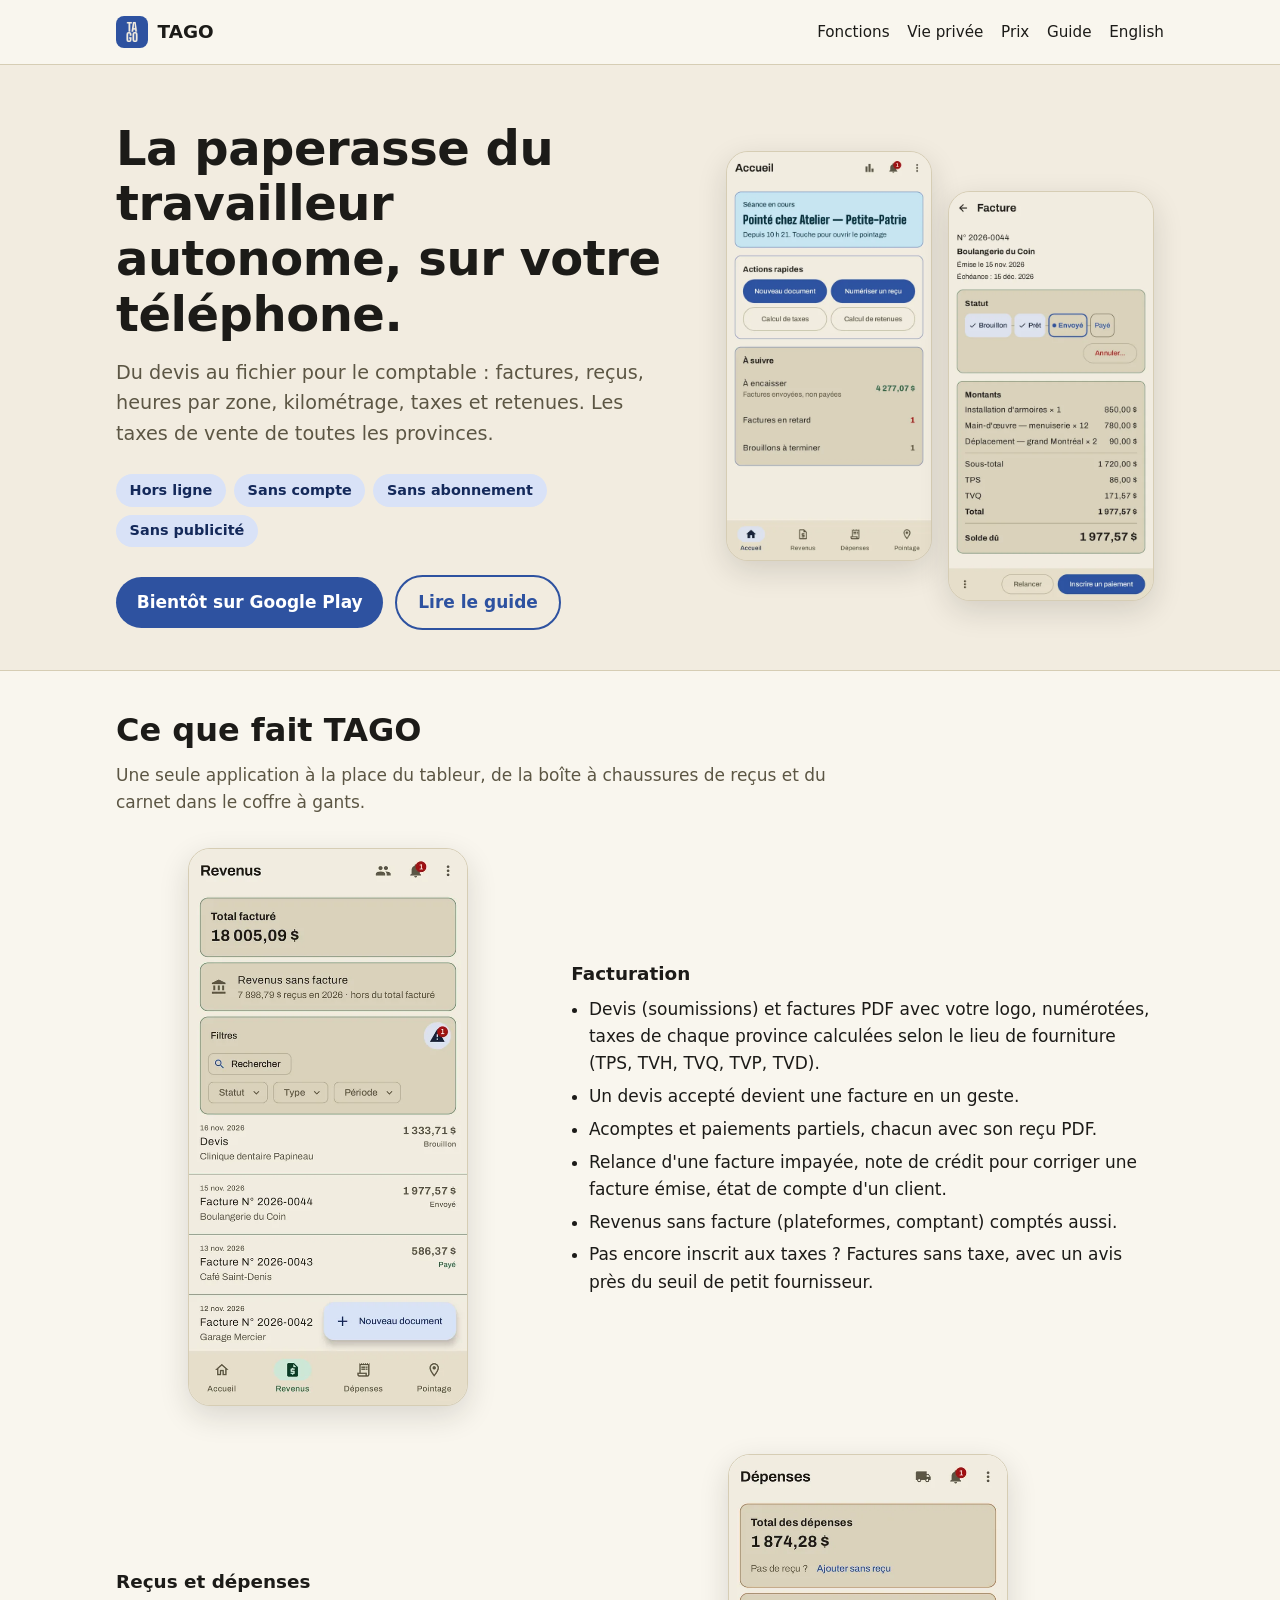
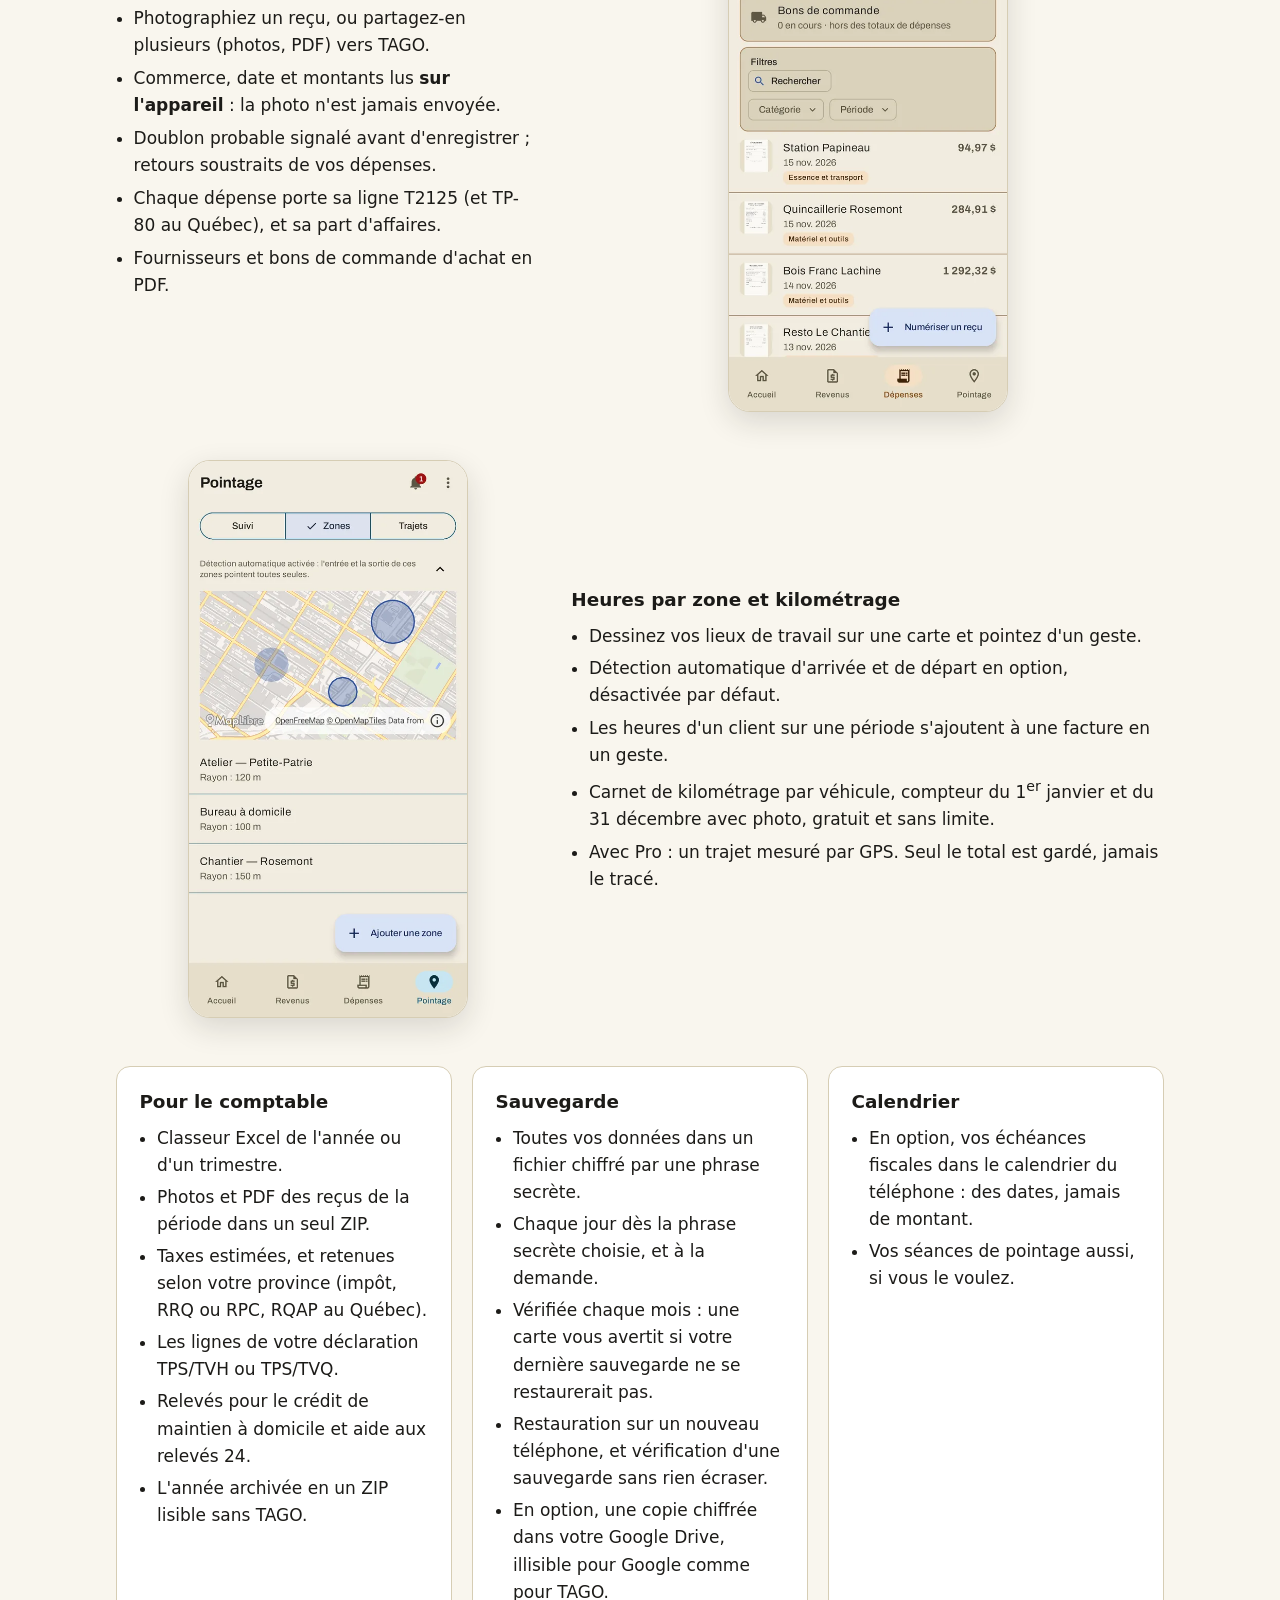
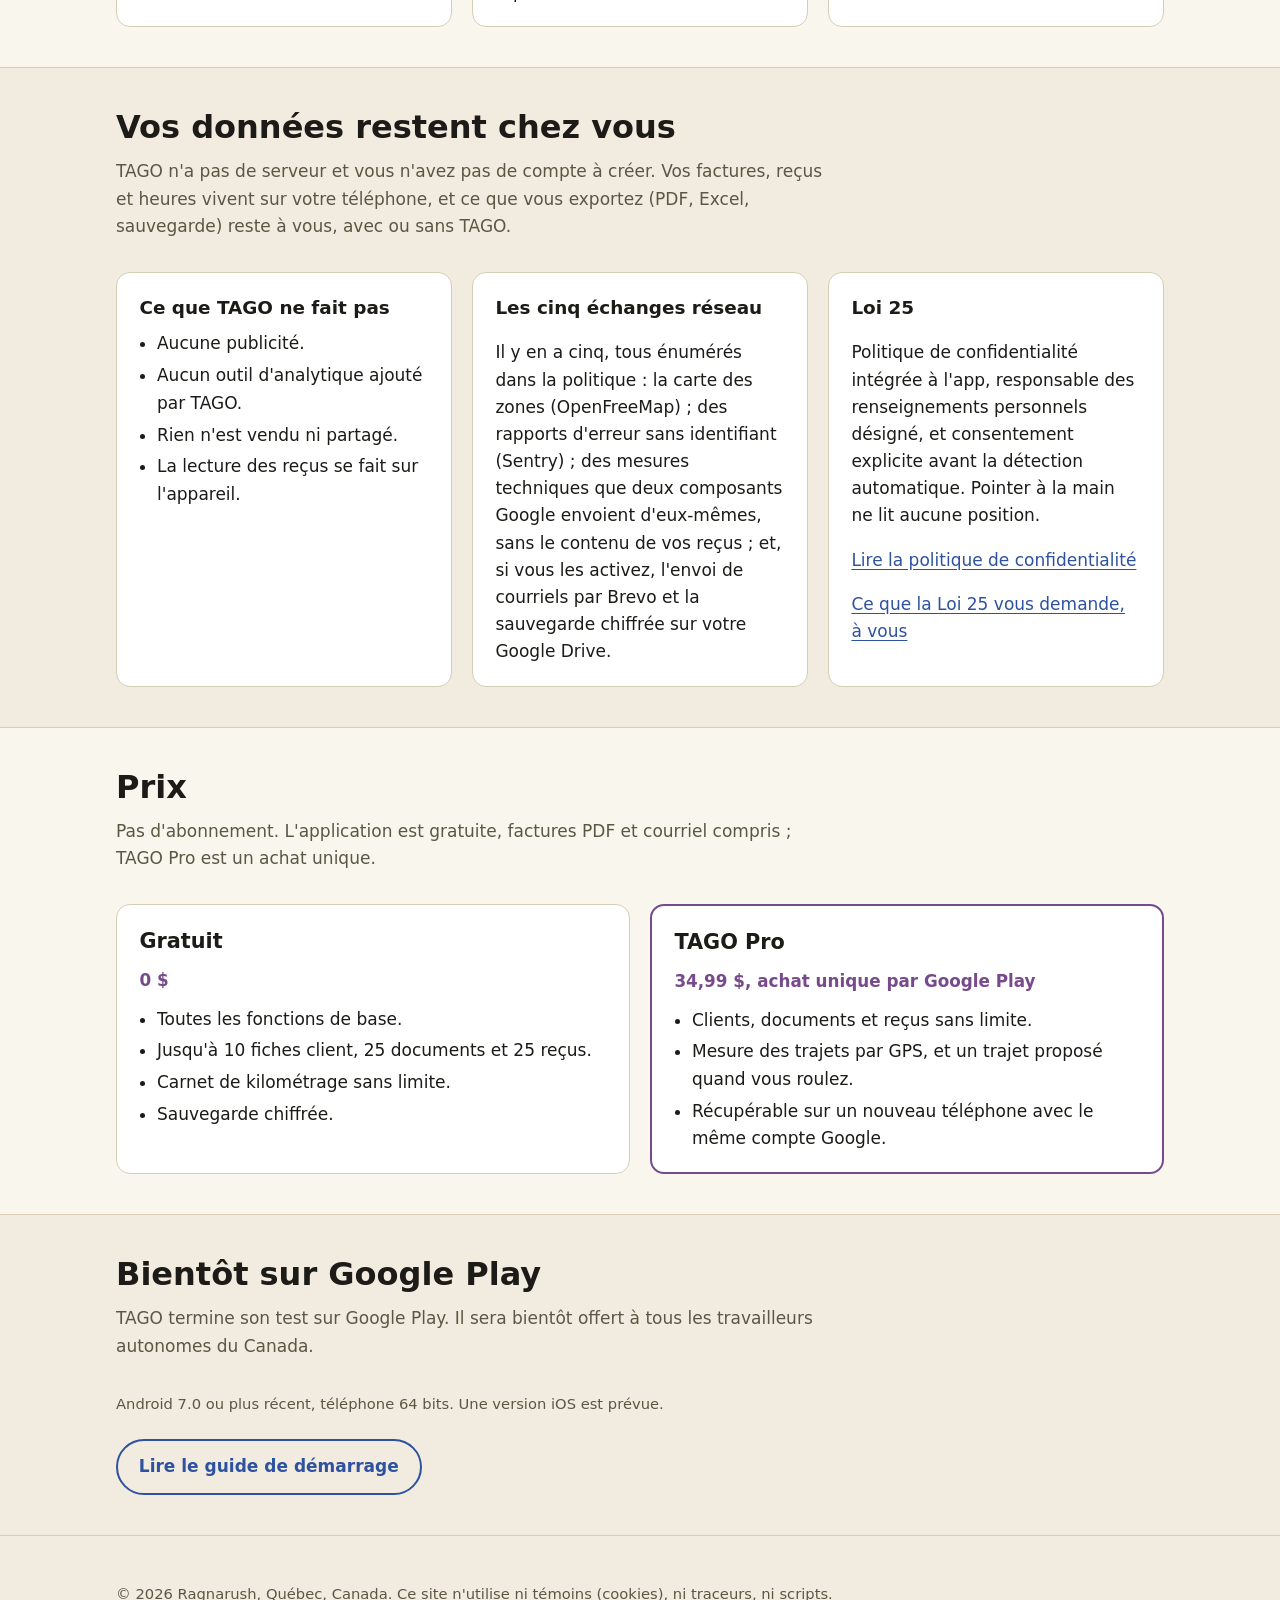
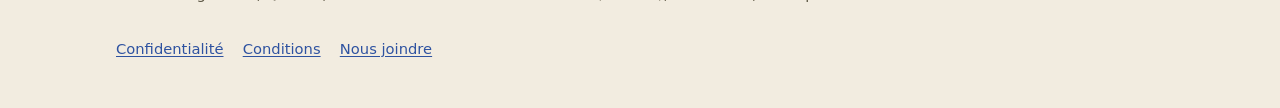
<file: index.html>
<!doctype html>
<html lang="fr-CA">
<head>
  <meta charset="utf-8">
  <meta name="viewport" content="width=device-width, initial-scale=1">
  <meta http-equiv="Content-Security-Policy" content="default-src 'none'; img-src 'self'; style-src 'self'; base-uri 'none'; form-action 'none'">
  <meta name="referrer" content="no-referrer">
  <title>TAGO : factures, reçus, heures et km pour travailleurs autonomes</title>
  <meta name="description" content="TAGO fait la paperasse d'un travailleur autonome au Canada : factures, reçus, heures par zone, kilométrage et fichier pour le comptable. Hors ligne, sans compte ni abonnement.">
  <link rel="canonical" href="https://tagoapp.ca/">
  <meta property="og:type" content="website">
  <meta property="og:site_name" content="TAGO">
  <meta property="og:url" content="https://tagoapp.ca/">
  <meta property="og:title" content="TAGO : factures, reçus, heures et km pour travailleurs autonomes">
  <meta property="og:description" content="TAGO fait la paperasse d'un travailleur autonome au Canada : factures, reçus, heures par zone, kilométrage et fichier pour le comptable. Hors ligne, sans compte ni abonnement.">
  <meta property="og:image" content="https://tagoapp.ca/assets/img/og-fr.jpg">
  <meta property="og:image:width" content="1200">
  <meta property="og:image:height" content="630">
  <meta property="og:image:alt" content="TAGO sur un téléphone : accueil et facture">
  <meta property="og:locale" content="fr_CA">
  <meta property="og:locale:alternate" content="en_CA">
  <meta name="twitter:card" content="summary_large_image">
  <link rel="alternate" hreflang="fr-CA" href="https://tagoapp.ca/">
  <link rel="alternate" hreflang="en-CA" href="https://tagoapp.ca/en/">
  <link rel="icon" href="assets/img/favicon-32.png" sizes="32x32">
  <link rel="apple-touch-icon" href="assets/img/apple-touch-icon.png">
  <link rel="stylesheet" href="assets/style.css">
</head>
<body>
  <a class="skip" href="#contenu">Aller au contenu</a>

  <header class="site-header">
    <div class="wrap">
      <a class="brand" href="./"><img src="assets/img/icon-192.png" alt="" width="32" height="32">TAGO</a>
      <nav class="site-nav" aria-label="Navigation principale">
        <a href="#fonctions">Fonctions</a>
        <a href="#vie-privee">Vie privée</a>
        <a href="#prix">Prix</a>
        <a href="guide.html">Guide</a>
        <a href="en/" hreflang="en-CA" lang="en-CA">English</a>
      </nav>
    </div>
  </header>

  <main id="contenu">
    <section class="hero">
      <div class="wrap">
        <div>
          <h1>La paperasse du travailleur autonome, sur votre téléphone.</h1>
          <p class="lead">Du devis au fichier pour le comptable : factures, reçus, heures par zone, kilométrage, taxes et retenues. Les taxes de vente de toutes les provinces.</p>
          <ul class="badges">
            <li>Hors ligne</li>
            <li>Sans compte</li>
            <li>Sans abonnement</li>
            <li>Sans publicité</li>
          </ul>
          <div class="cta">
            <a class="button" href="#obtenir">Bientôt sur Google Play</a>
            <a class="button secondary" href="guide.html">Lire le guide</a>
          </div>
        </div>
        <div class="hero-shots">
          <img class="phone" src="assets/img/01-fr.webp" width="540" height="1080" alt="Écran d'accueil de TAGO : séance en cours, raccourcis et factures à suivre.">
          <img class="phone" src="assets/img/03-fr.webp" width="540" height="1080" alt="Une facture dans TAGO, avec TPS et TVQ calculées.">
        </div>
      </div>
    </section>

    <section id="fonctions" class="alt">
      <div class="wrap">
        <h2>Ce que fait TAGO</h2>
        <p class="section-intro">Une seule application à la place du tableur, de la boîte à chaussures de reçus et du carnet dans le coffre à gants.</p>

        <div class="feature">
          <img class="phone" src="assets/img/02-fr.webp" width="540" height="1080" alt="La liste des revenus : factures et devis avec leur statut." loading="lazy">
          <div>
            <h3>Facturation</h3>
            <ul>
              <li>Devis (soumissions) et factures PDF avec votre logo, numérotées, taxes de chaque province calculées selon le lieu de fourniture (TPS, TVH, TVQ, TVP, TVD).</li>
              <li>Un devis accepté devient une facture en un geste.</li>
              <li>Acomptes et paiements partiels, chacun avec son reçu PDF.</li>
              <li>Relance d'une facture impayée, note de crédit pour corriger une facture émise, état de compte d'un client.</li>
              <li>Revenus sans facture (plateformes, comptant) comptés aussi.</li>
              <li>Pas encore inscrit aux taxes ? Factures sans taxe, avec un avis près du seuil de petit fournisseur.</li>
            </ul>
          </div>
        </div>

        <div class="feature reverse">
          <img class="phone" src="assets/img/04-fr.webp" width="540" height="1080" alt="La liste des dépenses, chacune avec son reçu." loading="lazy">
          <div>
            <h3>Reçus et dépenses</h3>
            <ul>
              <li>Photographiez un reçu, ou partagez-en plusieurs (photos, PDF) vers TAGO.</li>
              <li>Commerce, date et montants lus <strong>sur l'appareil</strong> : la photo n'est jamais envoyée.</li>
              <li>Doublon probable signalé avant d'enregistrer ; retours soustraits de vos dépenses.</li>
              <li>Chaque dépense porte sa ligne T2125 (et TP-80 au Québec), et sa part d'affaires.</li>
              <li>Fournisseurs et bons de commande d'achat en PDF.</li>
            </ul>
          </div>
        </div>

        <div class="feature">
          <img class="phone" src="assets/img/06-fr.webp" width="540" height="1080" alt="L'écran Zones : trois lieux de travail dessinés sur la carte." loading="lazy">
          <div>
            <h3>Heures par zone et kilométrage</h3>
            <ul>
              <li>Dessinez vos lieux de travail sur une carte et pointez d'un geste.</li>
              <li>Détection automatique d'arrivée et de départ en option, désactivée par défaut.</li>
              <li>Les heures d'un client sur une période s'ajoutent à une facture en un geste.</li>
              <li>Carnet de kilométrage par véhicule, compteur du 1<sup>er</sup> janvier et du 31 décembre avec photo, gratuit et sans limite.</li>
              <li>Avec Pro : un trajet mesuré par GPS. Seul le total est gardé, jamais le tracé.</li>
            </ul>
          </div>
        </div>

        <div class="grid">
          <div class="card">
            <h3>Pour le comptable</h3>
            <ul>
              <li>Classeur Excel de l'année ou d'un trimestre.</li>
              <li>Photos et PDF des reçus de la période dans un seul ZIP.</li>
              <li>Taxes estimées, et retenues selon votre province (impôt, RRQ ou RPC, RQAP au Québec).</li>
              <li>Les lignes de votre déclaration TPS/TVH ou TPS/TVQ.</li>
              <li>Relevés pour le crédit de maintien à domicile et aide aux relevés 24.</li>
              <li>L'année archivée en un ZIP lisible sans TAGO.</li>
            </ul>
          </div>
          <div class="card">
            <h3>Sauvegarde</h3>
            <ul>
              <li>Toutes vos données dans un fichier chiffré par une phrase secrète.</li>
              <li>Chaque jour dès la phrase secrète choisie, et à la demande.</li>
              <li>Vérifiée chaque mois : une carte vous avertit si votre dernière sauvegarde ne se restaurerait pas.</li>
              <li>Restauration sur un nouveau téléphone, et vérification d'une sauvegarde sans rien écraser.</li>
              <li>En option, une copie chiffrée dans votre Google Drive, illisible pour Google comme pour TAGO.</li>
            </ul>
          </div>
          <div class="card">
            <h3>Calendrier</h3>
            <ul>
              <li>En option, vos échéances fiscales dans le calendrier du téléphone : des dates, jamais de montant.</li>
              <li>Vos séances de pointage aussi, si vous le voulez.</li>
            </ul>
          </div>
        </div>
      </div>
    </section>

    <section id="vie-privee">
      <div class="wrap">
        <h2>Vos données restent chez vous</h2>
        <p class="section-intro">TAGO n'a pas de serveur et vous n'avez pas de compte à créer. Vos factures, reçus et heures vivent sur votre téléphone, et ce que vous exportez (PDF, Excel, sauvegarde) reste à vous, avec ou sans TAGO.</p>
        <div class="grid">
          <div class="card">
            <h3>Ce que TAGO ne fait pas</h3>
            <ul>
              <li>Aucune publicité.</li>
              <li>Aucun outil d'analytique ajouté par TAGO.</li>
              <li>Rien n'est vendu ni partagé.</li>
              <li>La lecture des reçus se fait sur l'appareil.</li>
            </ul>
          </div>
          <div class="card">
            <h3>Les cinq échanges réseau</h3>
            <p>Il y en a cinq, tous énumérés dans la politique : la carte des zones (OpenFreeMap) ; des rapports d'erreur sans identifiant (Sentry) ; des mesures techniques que deux composants Google envoient d'eux-mêmes, sans le contenu de vos reçus ; et, si vous les activez, l'envoi de courriels par Brevo et la sauvegarde chiffrée sur votre Google Drive.</p>
          </div>
          <div class="card">
            <h3>Loi 25</h3>
            <p>Politique de confidentialité intégrée à l'app, responsable des renseignements personnels désigné, et consentement explicite avant la détection automatique. Pointer à la main ne lit aucune position.</p>
            <p><a href="https://ragnarush.github.io/legal/tago/privacy.html">Lire la politique de confidentialité</a></p>
            <p><a href="loi-25.html">Ce que la Loi 25 vous demande, à vous</a></p>
          </div>
        </div>
      </div>
    </section>

    <section id="prix" class="alt">
      <div class="wrap">
        <h2>Prix</h2>
        <p class="section-intro">Pas d'abonnement. L'application est gratuite, factures PDF et courriel compris ; TAGO Pro est un achat unique.</p>
        <div class="pricing">
          <div class="card">
            <h3>Gratuit</h3>
            <p class="price">0 $</p>
            <ul>
              <li>Toutes les fonctions de base.</li>
              <li>Jusqu'à 10 fiches client, 25 documents et 25 reçus.</li>
              <li>Carnet de kilométrage sans limite.</li>
              <li>Sauvegarde chiffrée.</li>
            </ul>
          </div>
          <div class="card pro">
            <h3>TAGO Pro</h3>
            <p class="price">34,99 $, achat unique par Google Play</p>
            <ul>
              <li>Clients, documents et reçus sans limite.</li>
              <li>Mesure des trajets par GPS, et un trajet proposé quand vous roulez.</li>
              <li>Récupérable sur un nouveau téléphone avec le même compte Google.</li>
            </ul>
          </div>
        </div>
      </div>
    </section>

    <section id="obtenir">
      <div class="wrap">
        <h2>Bientôt sur Google Play</h2>
        <p class="section-intro">TAGO termine son test sur Google Play. Il sera bientôt offert à tous les travailleurs autonomes du Canada.</p>
        <p class="note">Android 7.0 ou plus récent, téléphone 64 bits. Une version iOS est prévue.</p>
        <div class="cta">
          <a class="button secondary" href="guide.html">Lire le guide de démarrage</a>
        </div>
      </div>
    </section>
  </main>

  <footer class="site-footer">
    <div class="wrap">
      <p>© 2026 Ragnarush, Québec, Canada. Ce site n'utilise ni témoins (cookies), ni traceurs, ni scripts.</p>
      <ul>
        <li><a href="https://ragnarush.github.io/legal/tago/privacy.html">Confidentialité</a></li>
        <li><a href="https://ragnarush.github.io/legal/tago/terms.html">Conditions</a></li>
        <li><a href="mailto:travailleurautonomego@gmail.com">Nous joindre</a></li>
      </ul>
    </div>
  </footer>
</body>
</html>
</file>
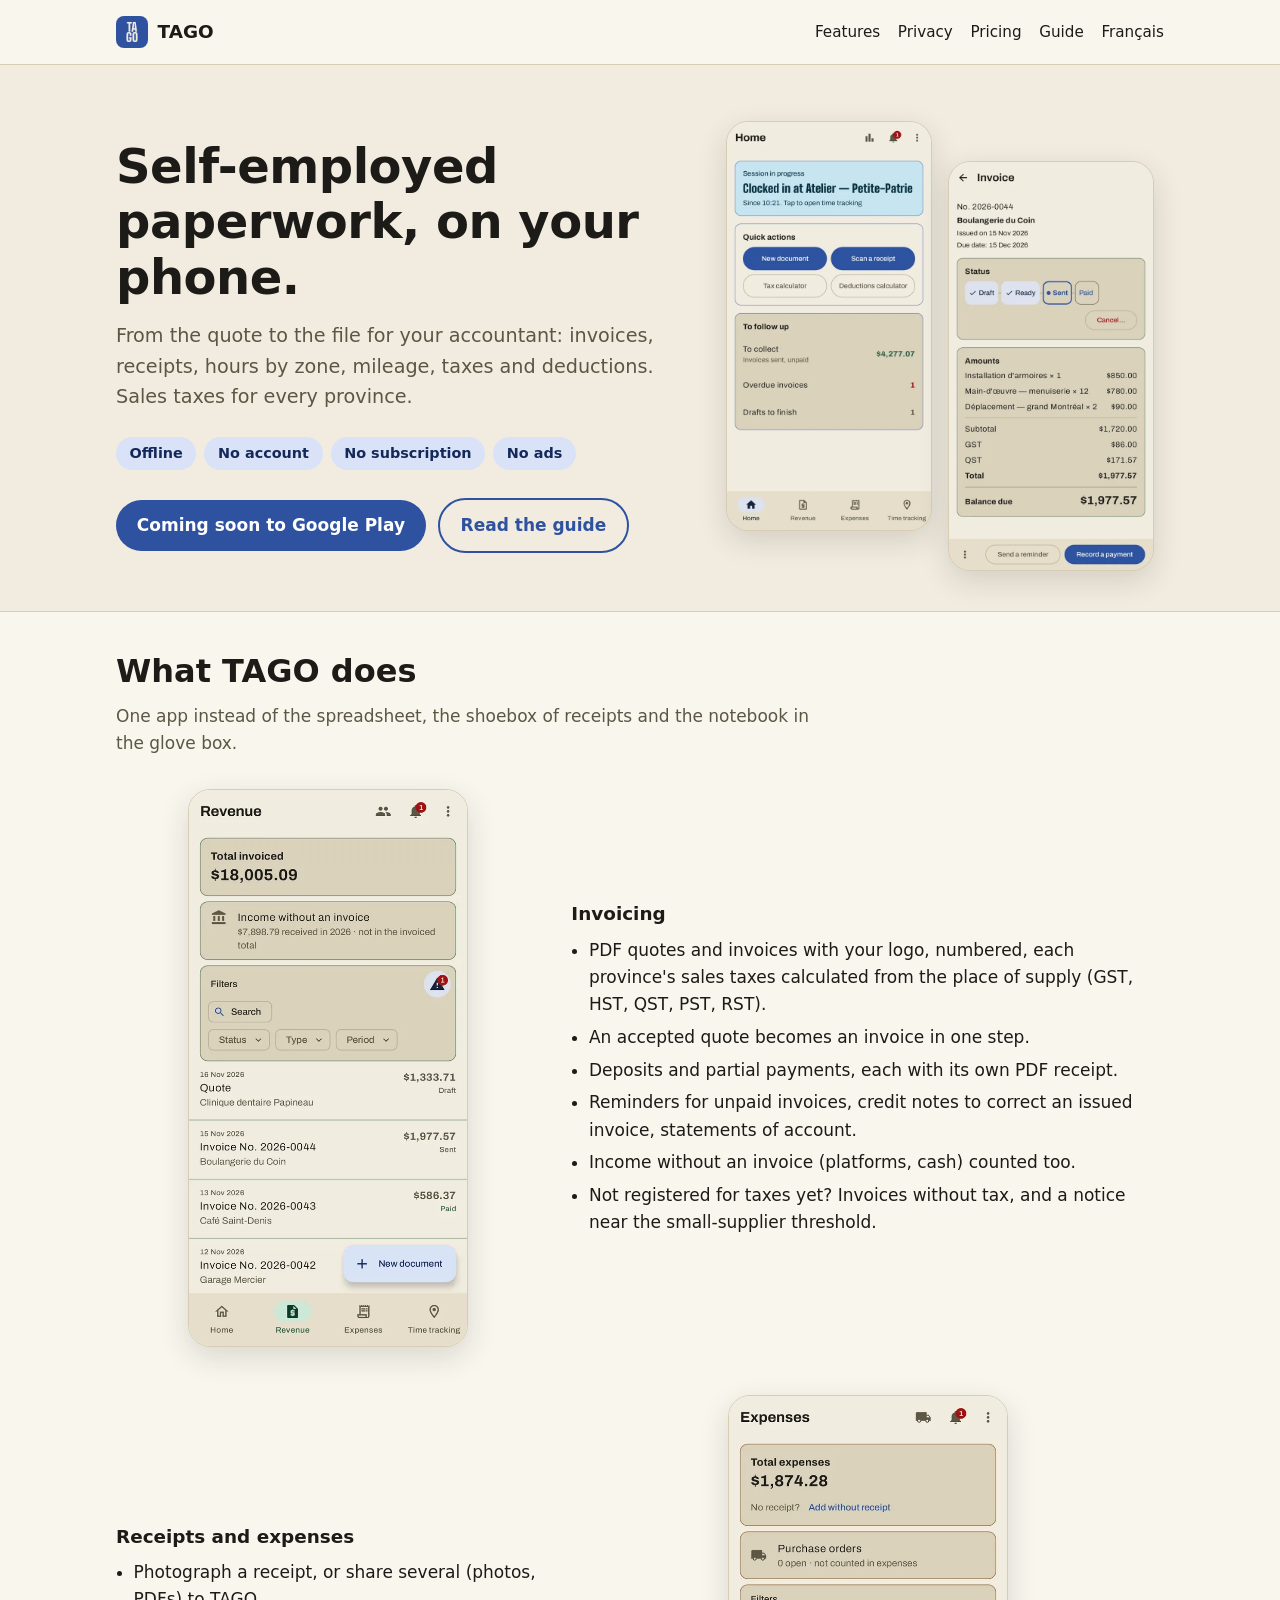
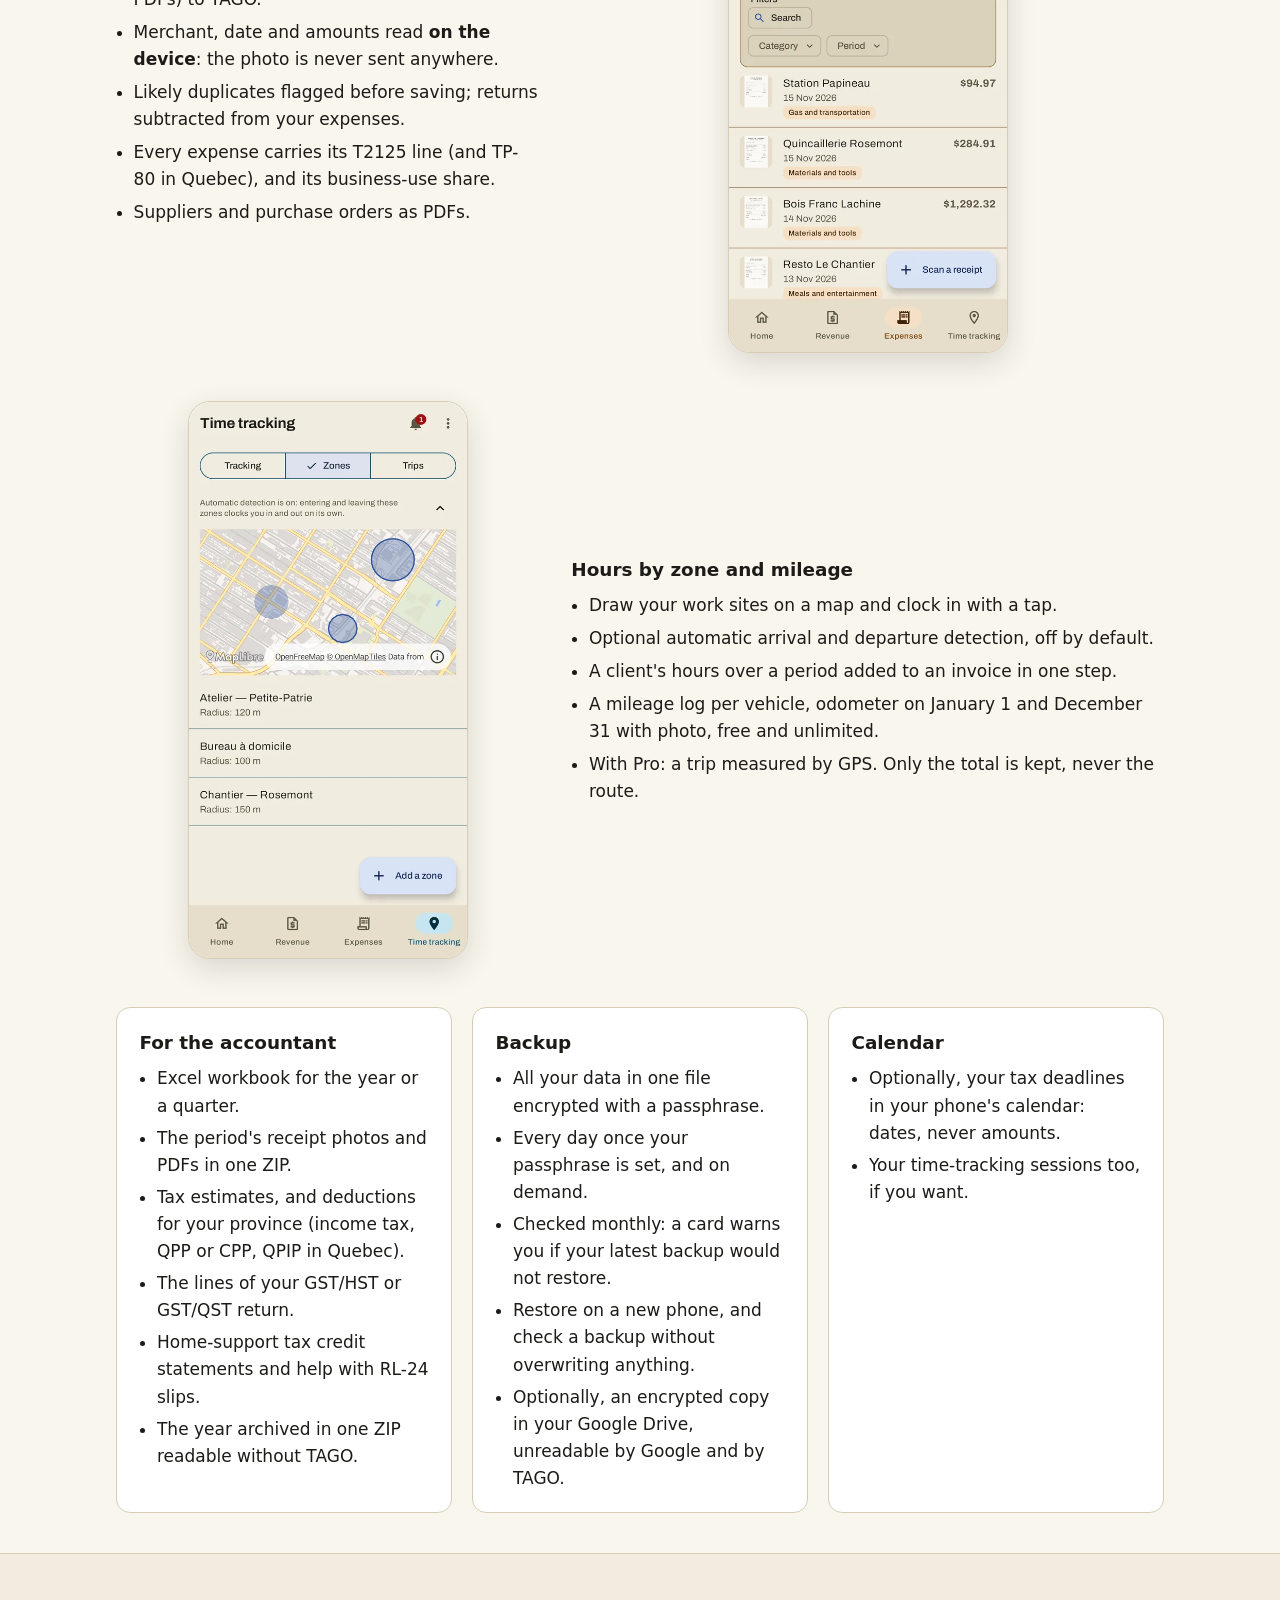
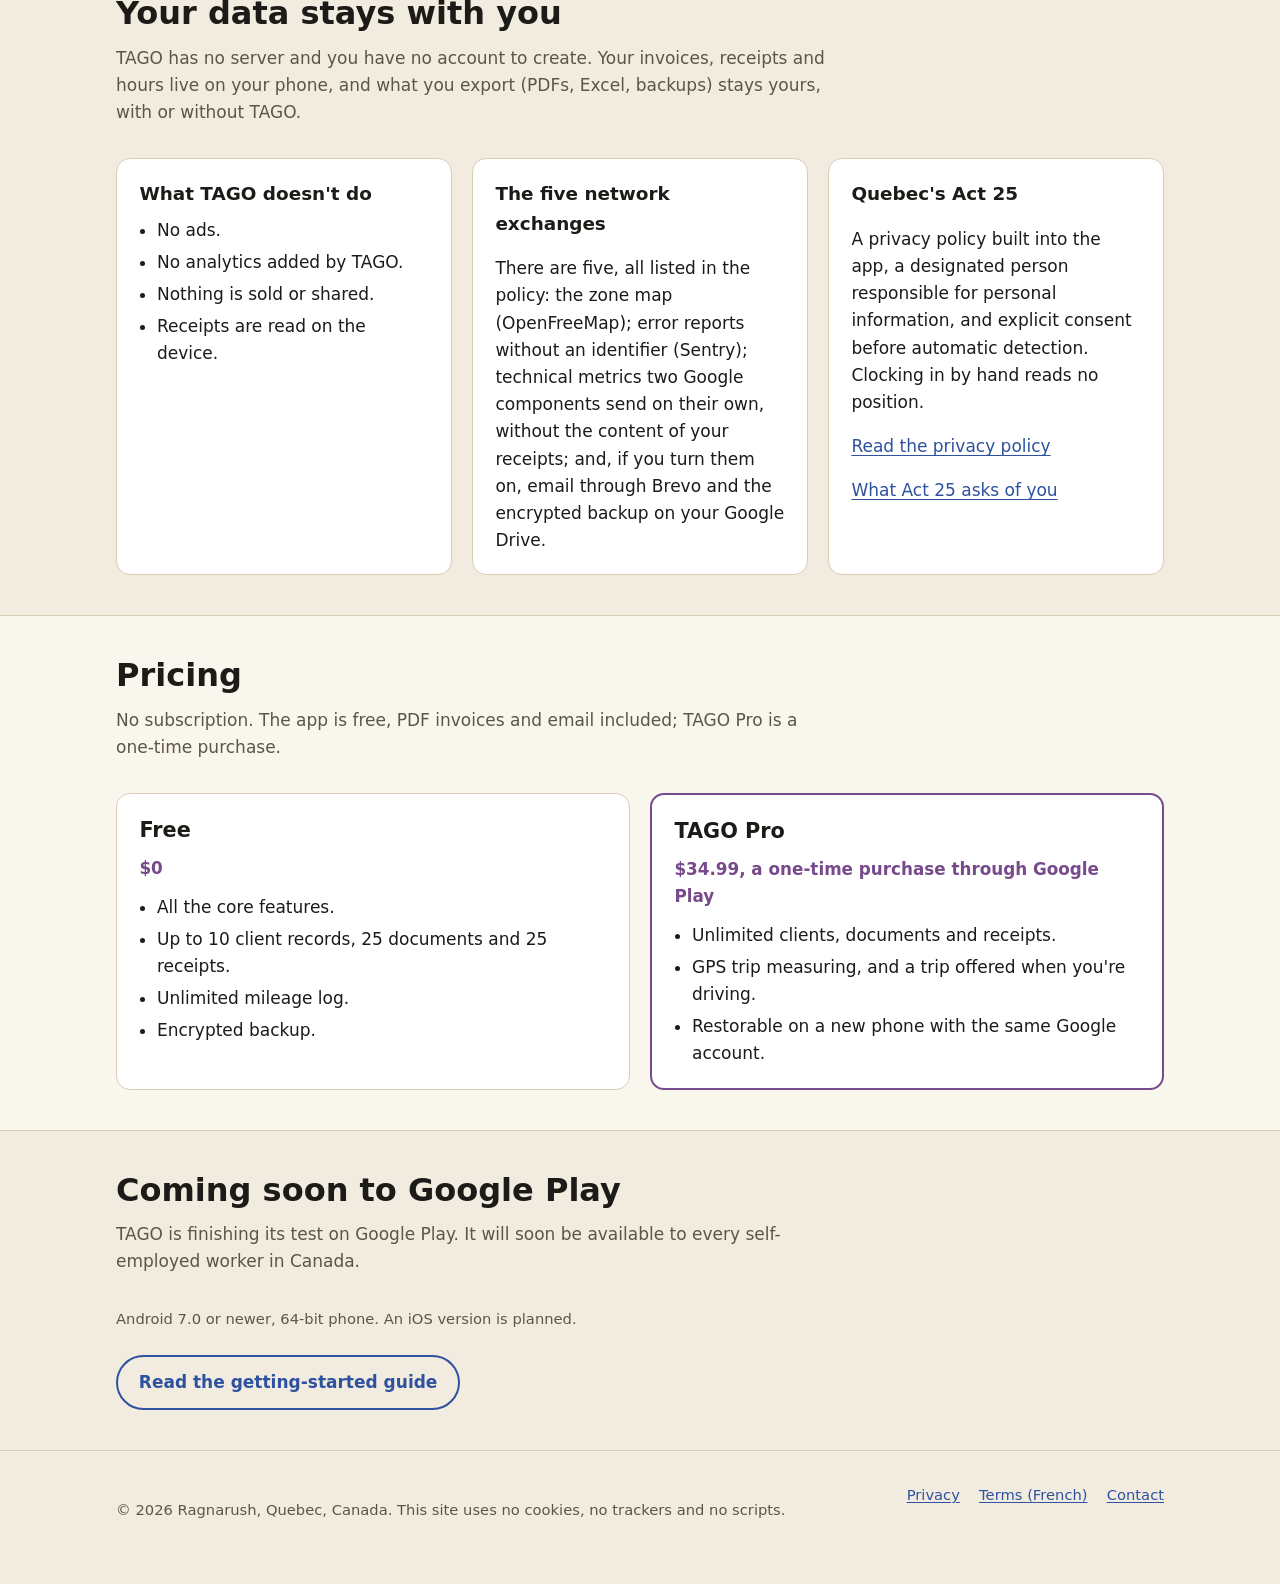
<file: en/index.html>
<!doctype html>
<html lang="en-CA">
<head>
  <meta charset="utf-8">
  <meta name="viewport" content="width=device-width, initial-scale=1">
  <meta http-equiv="Content-Security-Policy" content="default-src 'none'; img-src 'self'; style-src 'self'; base-uri 'none'; form-action 'none'">
  <meta name="referrer" content="no-referrer">
  <title>TAGO: invoices, receipts, hours and km for the self-employed</title>
  <meta name="description" content="TAGO handles the paperwork of a self-employed worker in Canada: invoices, receipts, hours by zone, mileage and the file for the accountant. Offline, no account or subscription.">
  <link rel="canonical" href="https://tagoapp.ca/en/">
  <meta property="og:type" content="website">
  <meta property="og:site_name" content="TAGO">
  <meta property="og:url" content="https://tagoapp.ca/en/">
  <meta property="og:title" content="TAGO: invoices, receipts, hours and km for the self-employed">
  <meta property="og:description" content="TAGO handles the paperwork of a self-employed worker in Canada: invoices, receipts, hours by zone, mileage and the file for the accountant. Offline, no account or subscription.">
  <meta property="og:image" content="https://tagoapp.ca/assets/img/og-en.jpg">
  <meta property="og:image:width" content="1200">
  <meta property="og:image:height" content="630">
  <meta property="og:image:alt" content="TAGO on a phone: home screen and invoice">
  <meta property="og:locale" content="en_CA">
  <meta property="og:locale:alternate" content="fr_CA">
  <meta name="twitter:card" content="summary_large_image">
  <link rel="alternate" hreflang="fr-CA" href="https://tagoapp.ca/">
  <link rel="alternate" hreflang="en-CA" href="https://tagoapp.ca/en/">
  <link rel="icon" href="../assets/img/favicon-32.png" sizes="32x32">
  <link rel="apple-touch-icon" href="../assets/img/apple-touch-icon.png">
  <link rel="stylesheet" href="../assets/style.css">
</head>
<body>
  <a class="skip" href="#content">Skip to content</a>

  <header class="site-header">
    <div class="wrap">
      <a class="brand" href="./"><img src="../assets/img/icon-192.png" alt="" width="32" height="32">TAGO</a>
      <nav class="site-nav" aria-label="Main navigation">
        <a href="#features">Features</a>
        <a href="#privacy">Privacy</a>
        <a href="#pricing">Pricing</a>
        <a href="guide.html">Guide</a>
        <a href="../" hreflang="fr-CA" lang="fr-CA">Français</a>
      </nav>
    </div>
  </header>

  <main id="content">
    <section class="hero">
      <div class="wrap">
        <div>
          <h1>Self-employed paperwork, on your phone.</h1>
          <p class="lead">From the quote to the file for your accountant: invoices, receipts, hours by zone, mileage, taxes and deductions. Sales taxes for every province.</p>
          <ul class="badges">
            <li>Offline</li>
            <li>No account</li>
            <li>No subscription</li>
            <li>No ads</li>
          </ul>
          <div class="cta">
            <a class="button" href="#get">Coming soon to Google Play</a>
            <a class="button secondary" href="guide.html">Read the guide</a>
          </div>
        </div>
        <div class="hero-shots">
          <img class="phone" src="../assets/img/01-en.webp" width="540" height="1080" alt="TAGO home screen: session in progress, shortcuts and invoices to follow up.">
          <img class="phone" src="../assets/img/03-en.webp" width="540" height="1080" alt="An invoice in TAGO, with GST and QST calculated.">
        </div>
      </div>
    </section>

    <section id="features" class="alt">
      <div class="wrap">
        <h2>What TAGO does</h2>
        <p class="section-intro">One app instead of the spreadsheet, the shoebox of receipts and the notebook in the glove box.</p>

        <div class="feature">
          <img class="phone" src="../assets/img/02-en.webp" width="540" height="1080" alt="The revenue list: invoices and quotes with their status." loading="lazy">
          <div>
            <h3>Invoicing</h3>
            <ul>
              <li>PDF quotes and invoices with your logo, numbered, each province's sales taxes calculated from the place of supply (GST, HST, QST, PST, RST).</li>
              <li>An accepted quote becomes an invoice in one step.</li>
              <li>Deposits and partial payments, each with its own PDF receipt.</li>
              <li>Reminders for unpaid invoices, credit notes to correct an issued invoice, statements of account.</li>
              <li>Income without an invoice (platforms, cash) counted too.</li>
              <li>Not registered for taxes yet? Invoices without tax, and a notice near the small-supplier threshold.</li>
            </ul>
          </div>
        </div>

        <div class="feature reverse">
          <img class="phone" src="../assets/img/04-en.webp" width="540" height="1080" alt="The expense list, each with its receipt." loading="lazy">
          <div>
            <h3>Receipts and expenses</h3>
            <ul>
              <li>Photograph a receipt, or share several (photos, PDFs) to TAGO.</li>
              <li>Merchant, date and amounts read <strong>on the device</strong>: the photo is never sent anywhere.</li>
              <li>Likely duplicates flagged before saving; returns subtracted from your expenses.</li>
              <li>Every expense carries its T2125 line (and TP-80 in Quebec), and its business-use share.</li>
              <li>Suppliers and purchase orders as PDFs.</li>
            </ul>
          </div>
        </div>

        <div class="feature">
          <img class="phone" src="../assets/img/06-en.webp" width="540" height="1080" alt="The Zones screen: three work sites drawn on the map." loading="lazy">
          <div>
            <h3>Hours by zone and mileage</h3>
            <ul>
              <li>Draw your work sites on a map and clock in with a tap.</li>
              <li>Optional automatic arrival and departure detection, off by default.</li>
              <li>A client's hours over a period added to an invoice in one step.</li>
              <li>A mileage log per vehicle, odometer on January 1 and December 31 with photo, free and unlimited.</li>
              <li>With Pro: a trip measured by GPS. Only the total is kept, never the route.</li>
            </ul>
          </div>
        </div>

        <div class="grid">
          <div class="card">
            <h3>For the accountant</h3>
            <ul>
              <li>Excel workbook for the year or a quarter.</li>
              <li>The period's receipt photos and PDFs in one ZIP.</li>
              <li>Tax estimates, and deductions for your province (income tax, QPP or CPP, QPIP in Quebec).</li>
              <li>The lines of your GST/HST or GST/QST return.</li>
              <li>Home-support tax credit statements and help with RL-24 slips.</li>
              <li>The year archived in one ZIP readable without TAGO.</li>
            </ul>
          </div>
          <div class="card">
            <h3>Backup</h3>
            <ul>
              <li>All your data in one file encrypted with a passphrase.</li>
              <li>Every day once your passphrase is set, and on demand.</li>
              <li>Checked monthly: a card warns you if your latest backup would not restore.</li>
              <li>Restore on a new phone, and check a backup without overwriting anything.</li>
              <li>Optionally, an encrypted copy in your Google Drive, unreadable by Google and by TAGO.</li>
            </ul>
          </div>
          <div class="card">
            <h3>Calendar</h3>
            <ul>
              <li>Optionally, your tax deadlines in your phone's calendar: dates, never amounts.</li>
              <li>Your time-tracking sessions too, if you want.</li>
            </ul>
          </div>
        </div>
      </div>
    </section>

    <section id="privacy">
      <div class="wrap">
        <h2>Your data stays with you</h2>
        <p class="section-intro">TAGO has no server and you have no account to create. Your invoices, receipts and hours live on your phone, and what you export (PDFs, Excel, backups) stays yours, with or without TAGO.</p>
        <div class="grid">
          <div class="card">
            <h3>What TAGO doesn't do</h3>
            <ul>
              <li>No ads.</li>
              <li>No analytics added by TAGO.</li>
              <li>Nothing is sold or shared.</li>
              <li>Receipts are read on the device.</li>
            </ul>
          </div>
          <div class="card">
            <h3>The five network exchanges</h3>
            <p>There are five, all listed in the policy: the zone map (OpenFreeMap); error reports without an identifier (Sentry); technical metrics two Google components send on their own, without the content of your receipts; and, if you turn them on, email through Brevo and the encrypted backup on your Google Drive.</p>
          </div>
          <div class="card">
            <h3>Quebec's Act 25</h3>
            <p>A privacy policy built into the app, a designated person responsible for personal information, and explicit consent before automatic detection. Clocking in by hand reads no position.</p>
            <p><a href="https://ragnarush.github.io/legal/tago/privacy-en.html">Read the privacy policy</a></p>
            <p><a href="law-25.html">What Act 25 asks of you</a></p>
          </div>
        </div>
      </div>
    </section>

    <section id="pricing" class="alt">
      <div class="wrap">
        <h2>Pricing</h2>
        <p class="section-intro">No subscription. The app is free, PDF invoices and email included; TAGO Pro is a one-time purchase.</p>
        <div class="pricing">
          <div class="card">
            <h3>Free</h3>
            <p class="price">$0</p>
            <ul>
              <li>All the core features.</li>
              <li>Up to 10 client records, 25 documents and 25 receipts.</li>
              <li>Unlimited mileage log.</li>
              <li>Encrypted backup.</li>
            </ul>
          </div>
          <div class="card pro">
            <h3>TAGO Pro</h3>
            <p class="price">$34.99, a one-time purchase through Google Play</p>
            <ul>
              <li>Unlimited clients, documents and receipts.</li>
              <li>GPS trip measuring, and a trip offered when you're driving.</li>
              <li>Restorable on a new phone with the same Google account.</li>
            </ul>
          </div>
        </div>
      </div>
    </section>

    <section id="get">
      <div class="wrap">
        <h2>Coming soon to Google Play</h2>
        <p class="section-intro">TAGO is finishing its test on Google Play. It will soon be available to every self-employed worker in Canada.</p>
        <p class="note">Android 7.0 or newer, 64-bit phone. An iOS version is planned.</p>
        <div class="cta">
          <a class="button secondary" href="guide.html">Read the getting-started guide</a>
        </div>
      </div>
    </section>
  </main>

  <footer class="site-footer">
    <div class="wrap">
      <p>© 2026 Ragnarush, Quebec, Canada. This site uses no cookies, no trackers and no scripts.</p>
      <ul>
        <li><a href="https://ragnarush.github.io/legal/tago/privacy-en.html">Privacy</a></li>
        <li><a href="https://ragnarush.github.io/legal/tago/terms.html" hreflang="fr-CA">Terms (French)</a></li>
        <li><a href="mailto:travailleurautonomego@gmail.com">Contact</a></li>
      </ul>
    </div>
  </footer>
</body>
</html>
</file>
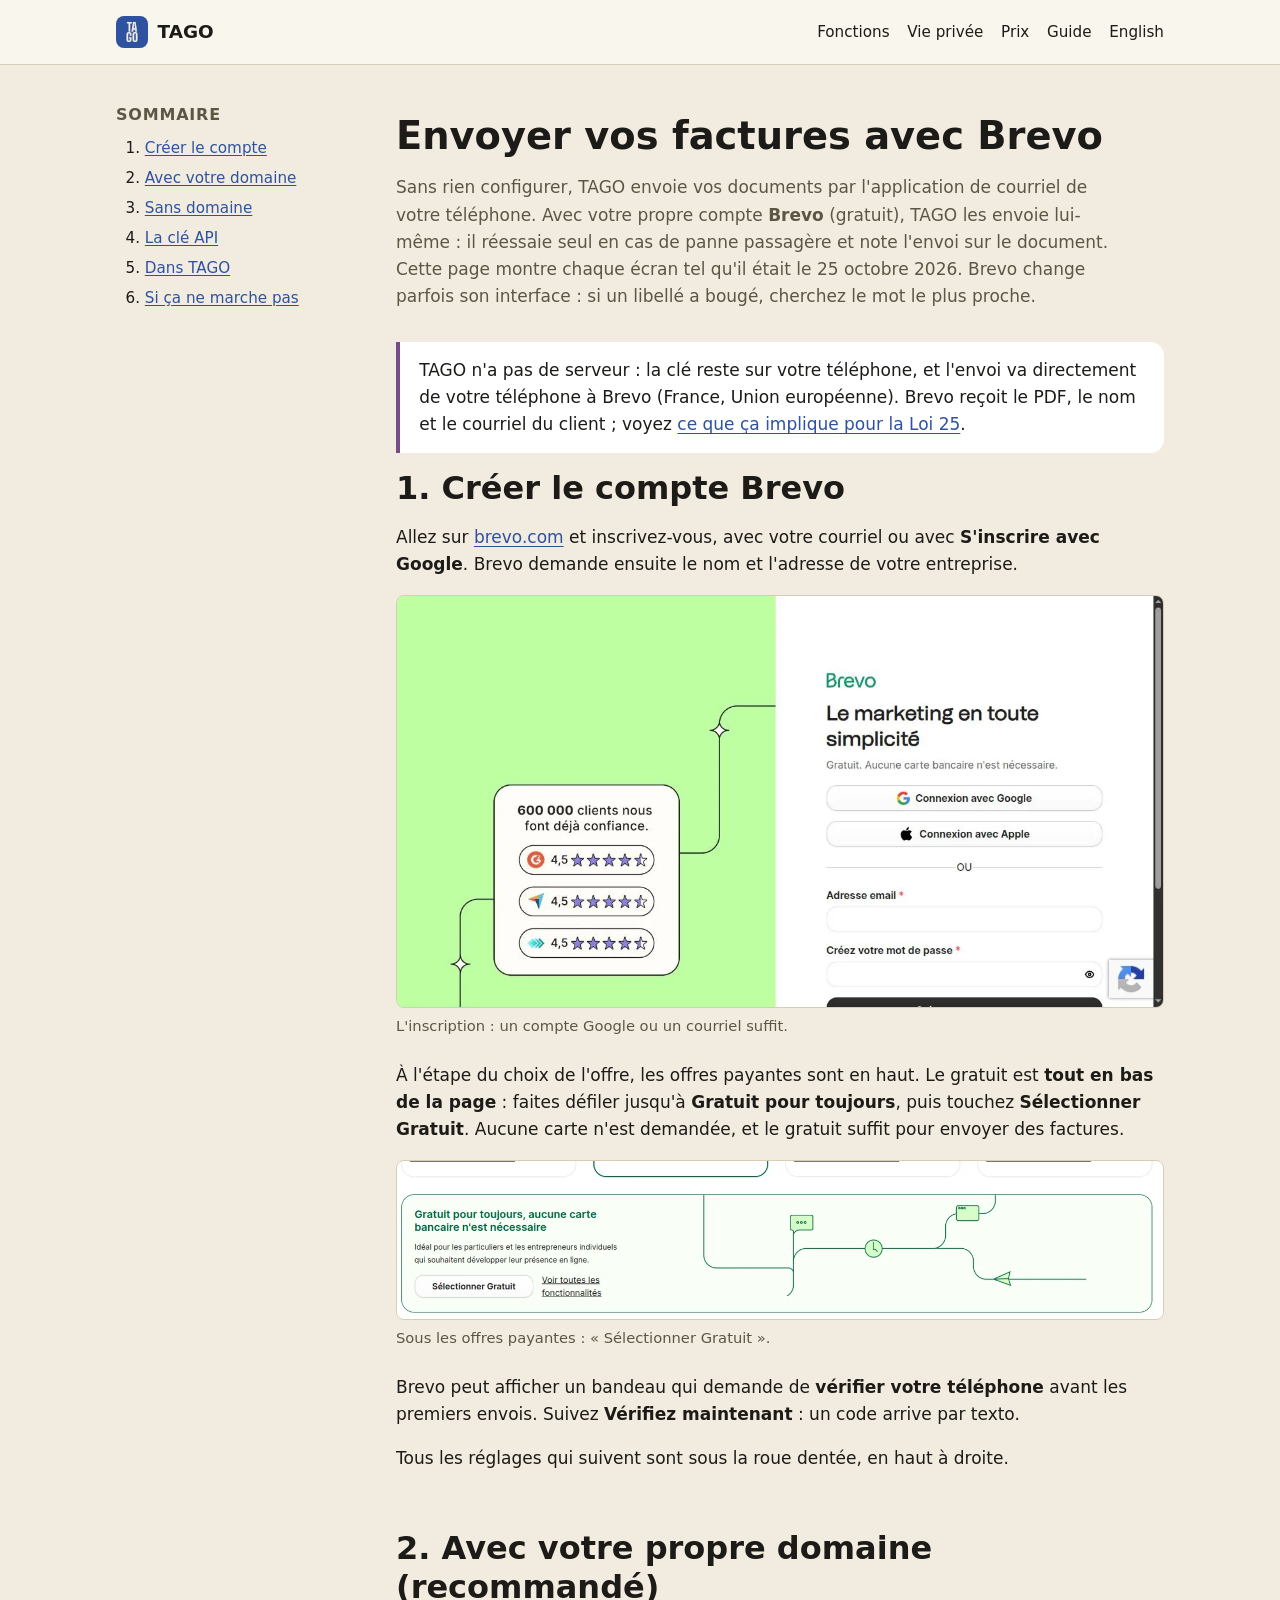
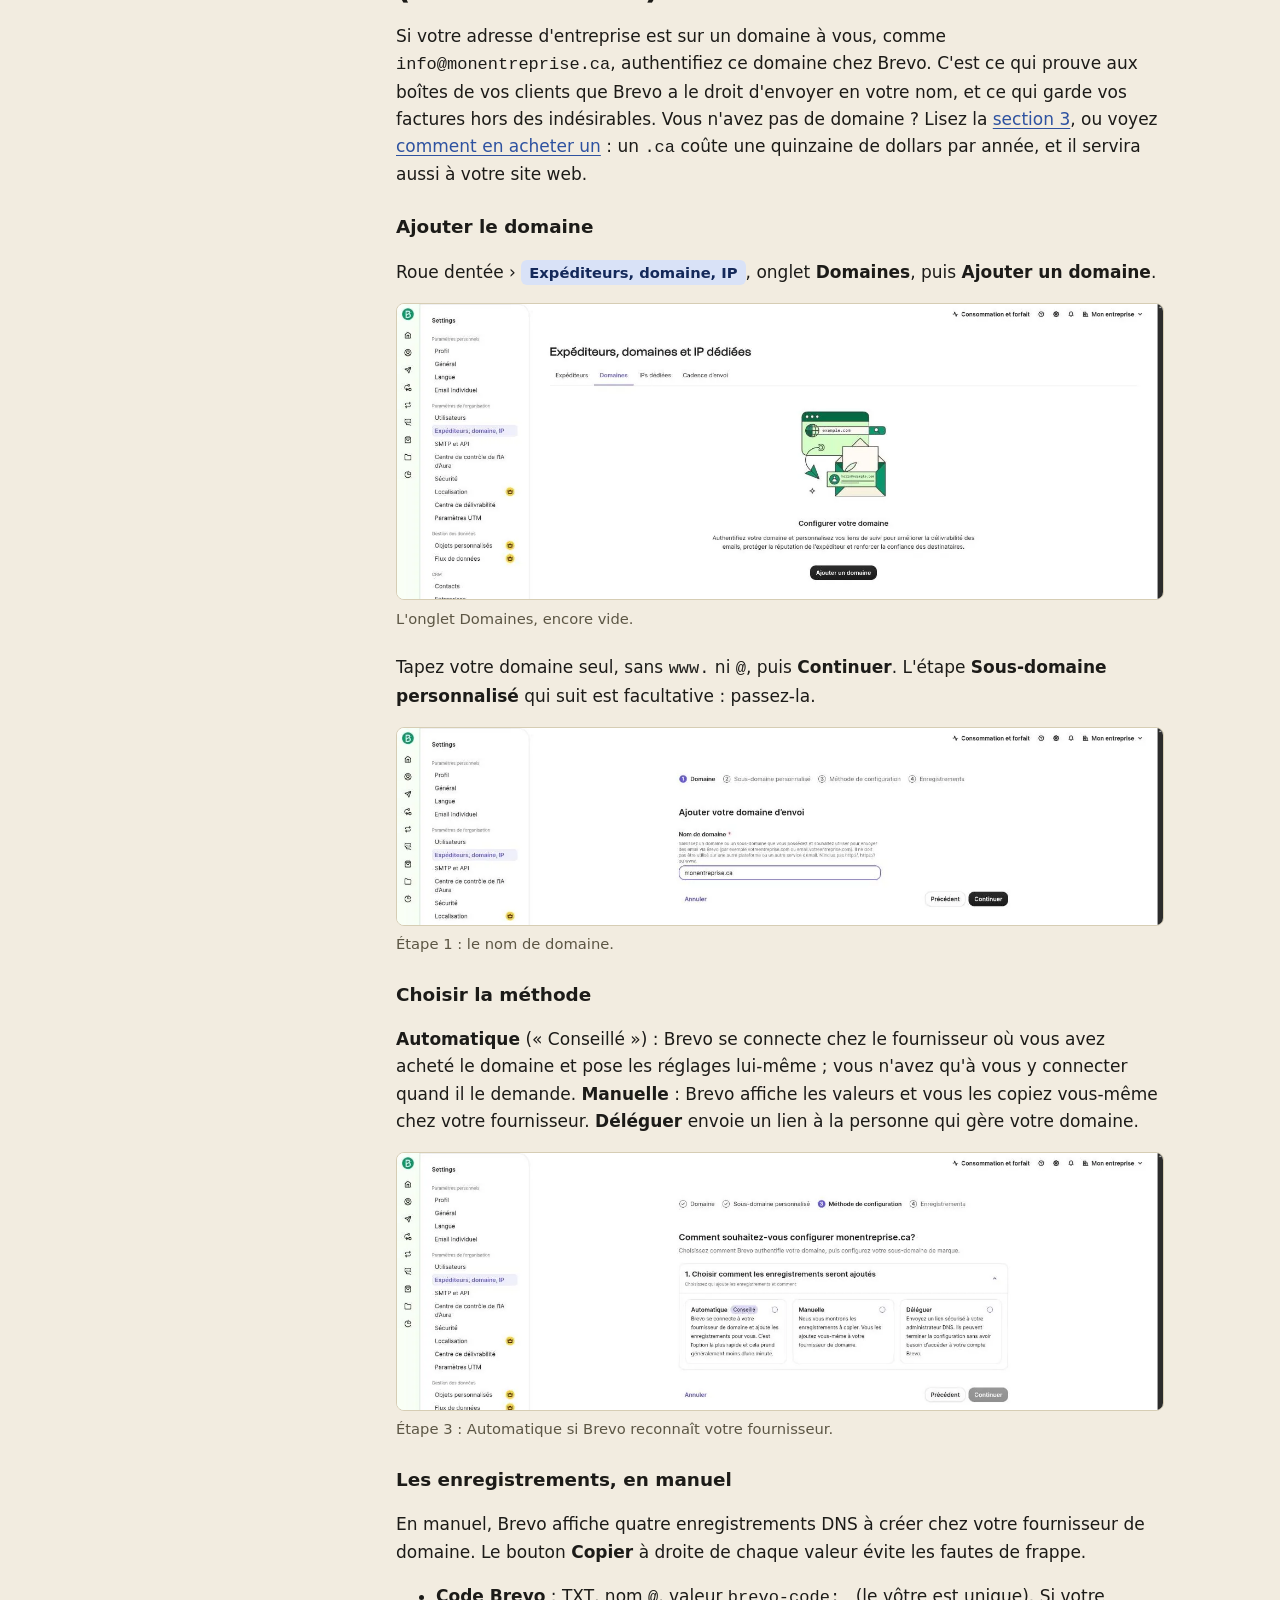
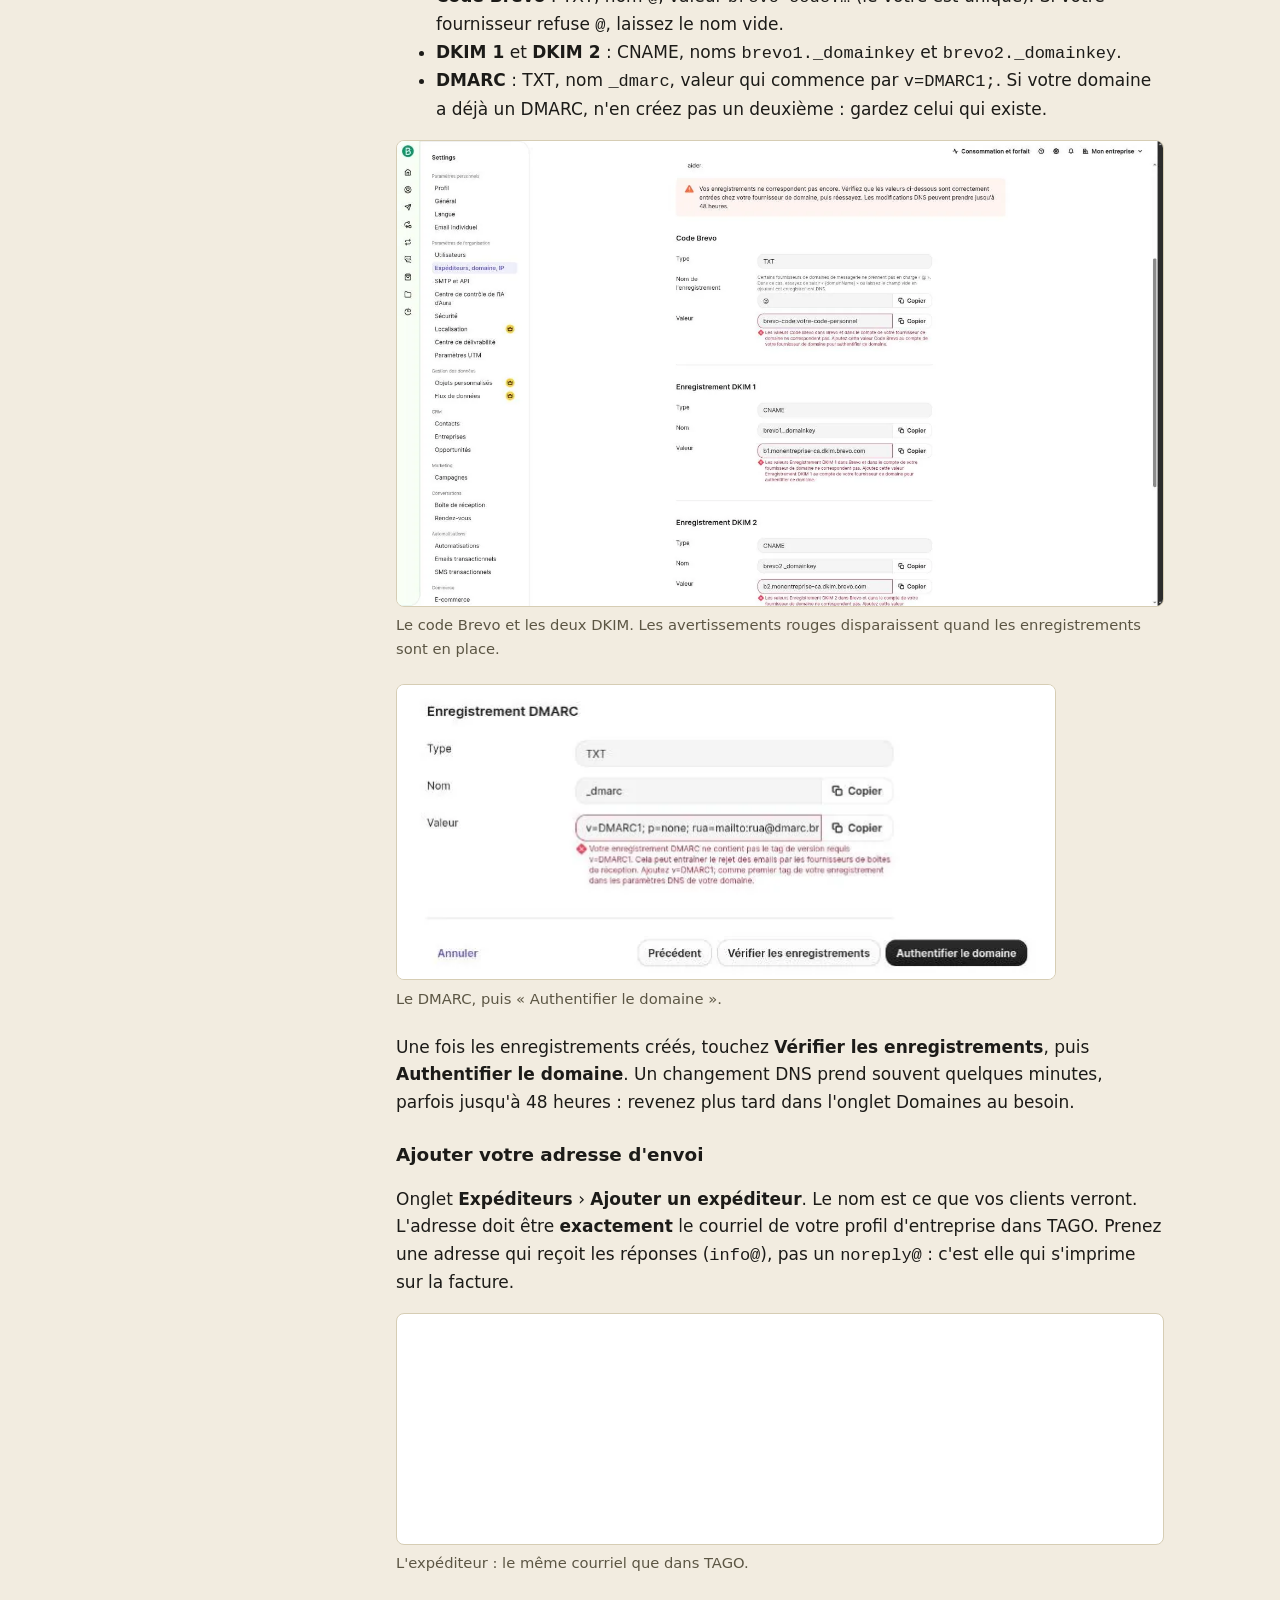
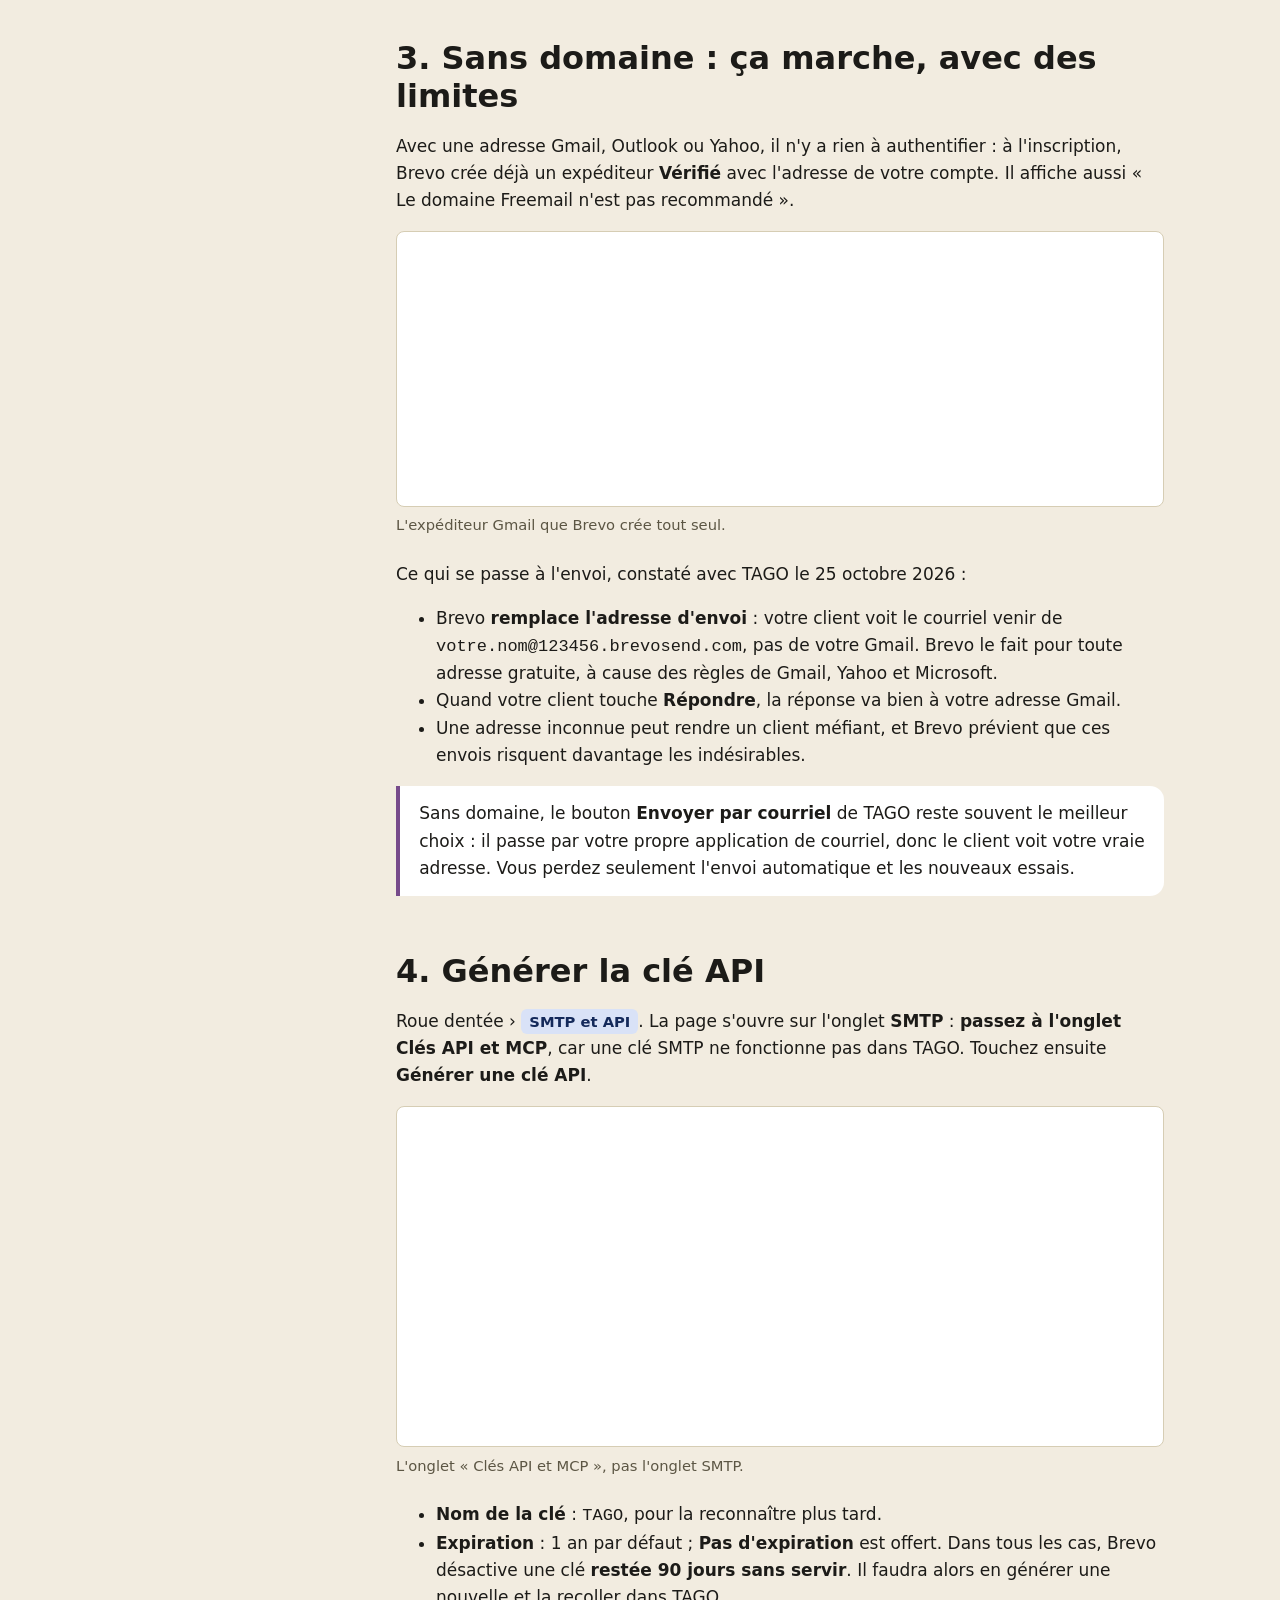
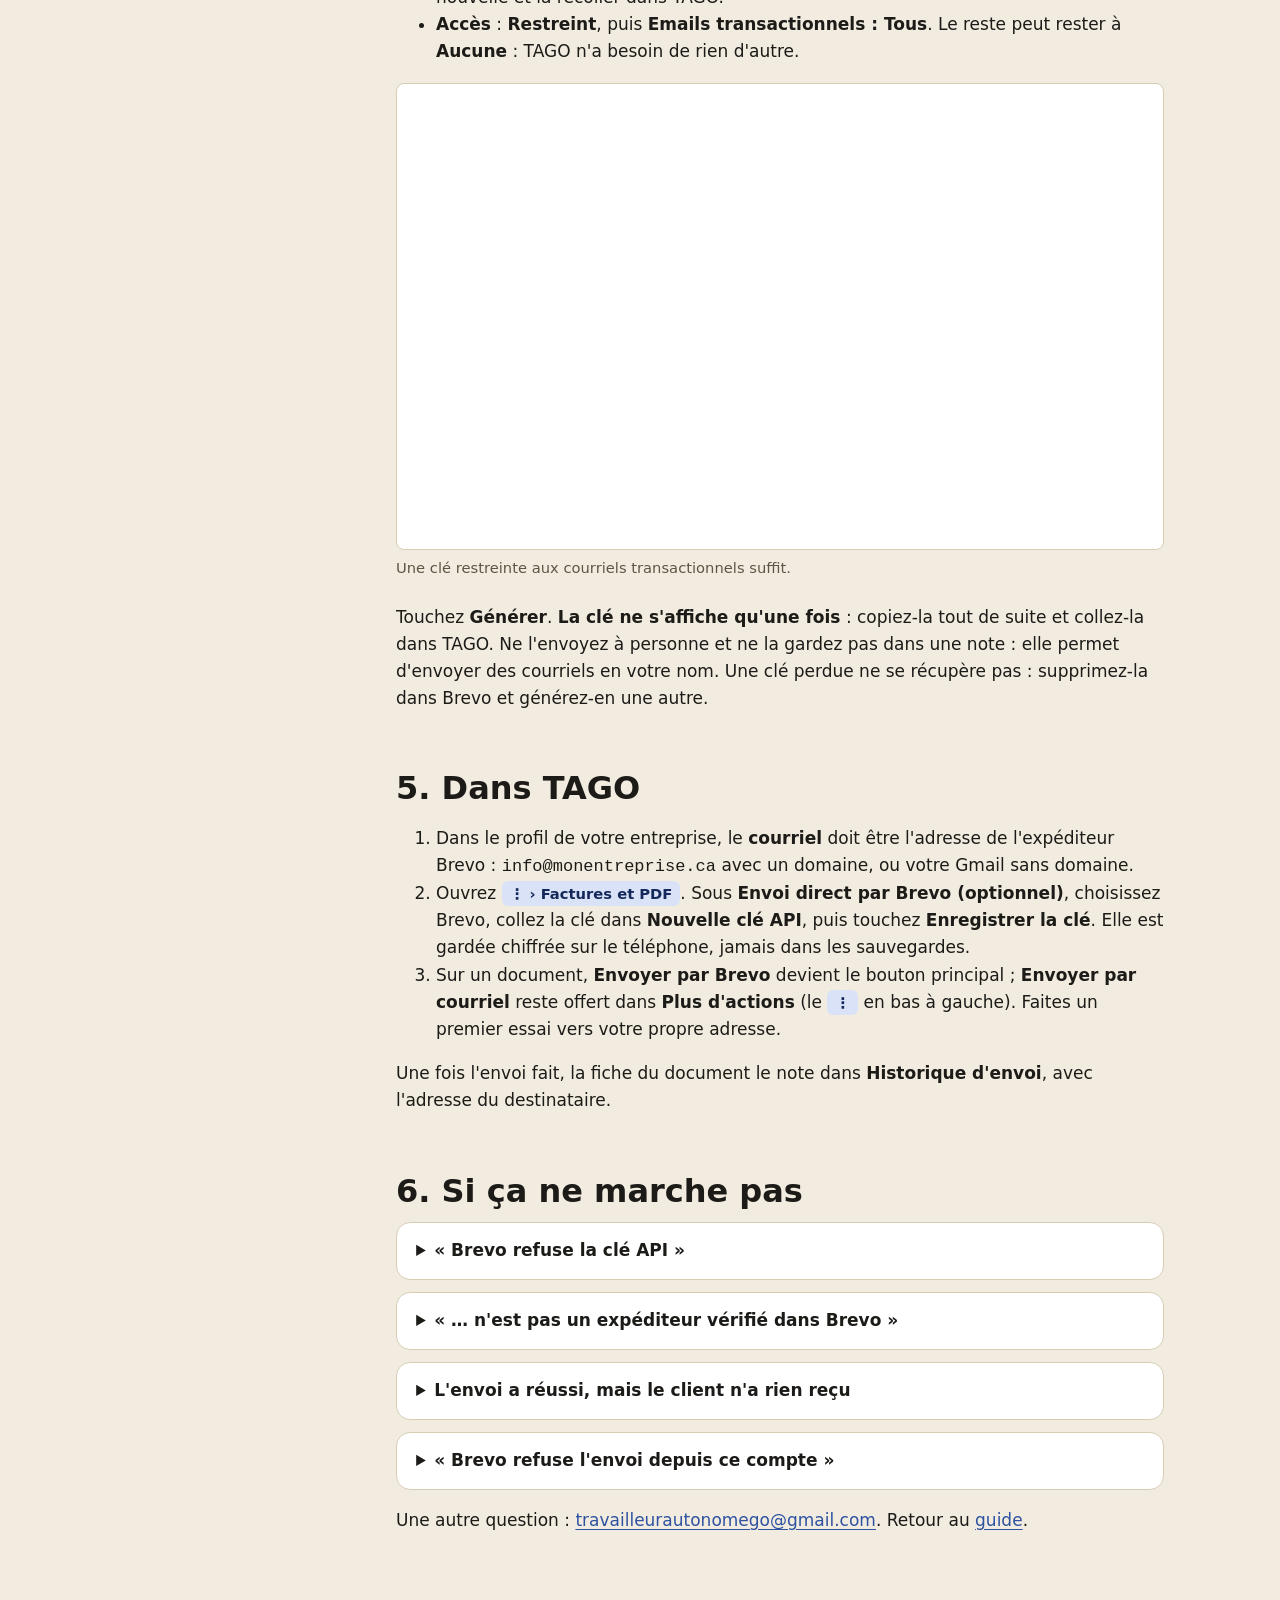
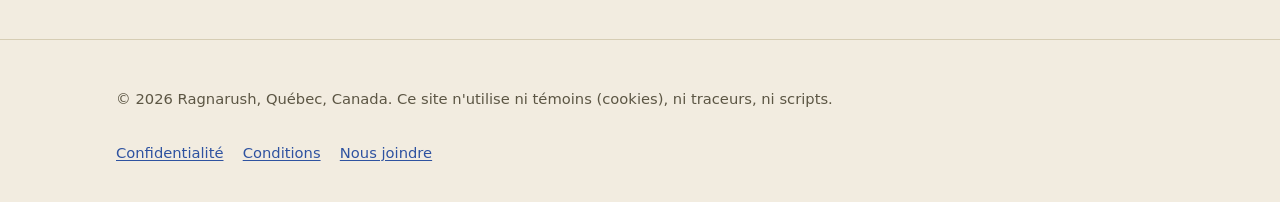
<file: brevo.html>
<!doctype html>
<html lang="fr-CA">
<head>
  <meta charset="utf-8">
  <meta name="viewport" content="width=device-width, initial-scale=1">
  <meta http-equiv="Content-Security-Policy" content="default-src 'none'; img-src 'self'; style-src 'self'; base-uri 'none'; form-action 'none'">
  <meta name="referrer" content="no-referrer">
  <title>Envoyer vos factures avec Brevo | TAGO</title>
  <meta name="description" content="Créer un compte Brevo gratuit, authentifier votre domaine et générer la clé API qui permet à TAGO d'envoyer vos factures lui-même. Marche à suivre illustrée.">
  <link rel="canonical" href="https://tagoapp.ca/brevo.html">
  <meta property="og:type" content="website">
  <meta property="og:site_name" content="TAGO">
  <meta property="og:url" content="https://tagoapp.ca/brevo.html">
  <meta property="og:title" content="Envoyer vos factures avec Brevo | TAGO">
  <meta property="og:description" content="Créer un compte Brevo gratuit, authentifier votre domaine et générer la clé API qui permet à TAGO d'envoyer vos factures lui-même. Marche à suivre illustrée.">
  <meta property="og:image" content="https://tagoapp.ca/assets/img/og-fr.jpg">
  <meta property="og:image:width" content="1200">
  <meta property="og:image:height" content="630">
  <meta property="og:image:alt" content="TAGO sur un téléphone : accueil et facture">
  <meta property="og:locale" content="fr_CA">
  <meta property="og:locale:alternate" content="en_CA">
  <meta name="twitter:card" content="summary_large_image">
  <link rel="alternate" hreflang="fr-CA" href="https://tagoapp.ca/brevo.html">
  <link rel="alternate" hreflang="en-CA" href="https://tagoapp.ca/en/brevo.html">
  <link rel="icon" href="assets/img/favicon-32.png" sizes="32x32">
  <link rel="apple-touch-icon" href="assets/img/apple-touch-icon.png">
  <link rel="stylesheet" href="assets/style.css">
</head>
<body>
  <a class="skip" href="#contenu">Aller au contenu</a>

  <header class="site-header">
    <div class="wrap">
      <a class="brand" href="./"><img src="assets/img/icon-192.png" alt="" width="32" height="32">TAGO</a>
      <nav class="site-nav" aria-label="Navigation principale">
        <a href="./#fonctions">Fonctions</a>
        <a href="./#vie-privee">Vie privée</a>
        <a href="./#prix">Prix</a>
        <a href="guide.html">Guide</a>
        <a href="en/brevo.html" hreflang="en-CA" lang="en-CA">English</a>
      </nav>
    </div>
  </header>

  <div class="wrap guide">
    <nav class="toc" aria-label="Sommaire">
      <h2>Sommaire</h2>
      <ol>
        <li><a href="#account">Créer le compte</a></li>
        <li><a href="#with-domain">Avec votre domaine</a></li>
        <li><a href="#without-domain">Sans domaine</a></li>
        <li><a href="#api-key">La clé API</a></li>
        <li><a href="#in-tago">Dans TAGO</a></li>
        <li><a href="#trouble">Si ça ne marche pas</a></li>
      </ol>
    </nav>

    <article id="contenu">
      <h1>Envoyer vos factures avec Brevo</h1>
      <p class="section-intro">Sans rien configurer, TAGO envoie vos documents par l'application de courriel de votre téléphone. Avec votre propre compte <strong>Brevo</strong> (gratuit), TAGO les envoie lui-même : il réessaie seul en cas de panne passagère et note l'envoi sur le document. Cette page montre chaque écran tel qu'il était le 25 octobre 2026. Brevo change parfois son interface : si un libellé a bougé, cherchez le mot le plus proche.</p>
      <div class="tip"><p>TAGO n'a pas de serveur : la clé reste sur votre téléphone, et l'envoi va directement de votre téléphone à Brevo (France, Union européenne). Brevo reçoit le PDF, le nom et le courriel du client ; voyez <a href="loi-25.html#hors-quebec">ce que ça implique pour la Loi 25</a>.</p></div>

      <section id="account">
        <h2>1. Créer le compte Brevo</h2>
        <p>Allez sur <a href="https://www.brevo.com/fr/">brevo.com</a> et inscrivez-vous, avec votre courriel ou avec <strong>S'inscrire avec Google</strong>. Brevo demande ensuite le nom et l'adresse de votre entreprise.</p>
        <figure>
          <img src="assets/img/brevo-01-fr.webp" width="1200" height="643" alt="Page d'inscription de Brevo : bouton S'inscrire avec Google, ou champs courriel et mot de passe." loading="lazy">
          <figcaption>L'inscription : un compte Google ou un courriel suffit.</figcaption>
        </figure>
        <p>À l'étape du choix de l'offre, les offres payantes sont en haut. Le gratuit est <strong>tout en bas de la page</strong> : faites défiler jusqu'à <strong>Gratuit pour toujours</strong>, puis touchez <strong>Sélectionner Gratuit</strong>. Aucune carte n'est demandée, et le gratuit suffit pour envoyer des factures.</p>
        <figure>
          <img src="assets/img/brevo-02-fr.webp" width="1400" height="288" alt="Encadré Gratuit pour toujours, aucune carte bancaire n'est nécessaire, avec le bouton Sélectionner Gratuit." loading="lazy">
          <figcaption>Sous les offres payantes : « Sélectionner Gratuit ».</figcaption>
        </figure>
        <p>Brevo peut afficher un bandeau qui demande de <strong>vérifier votre téléphone</strong> avant les premiers envois. Suivez <strong>Vérifiez maintenant</strong> : un code arrive par texto.</p>
        <p>Tous les réglages qui suivent sont sous la roue dentée, en haut à droite.</p>
      </section>

      <section id="with-domain">
        <h2>2. Avec votre propre domaine (recommandé)</h2>
        <p>Si votre adresse d'entreprise est sur un domaine à vous, comme <code>info@monentreprise.ca</code>, authentifiez ce domaine chez Brevo. C'est ce qui prouve aux boîtes de vos clients que Brevo a le droit d'envoyer en votre nom, et ce qui garde vos factures hors des indésirables. Vous n'avez pas de domaine ? Lisez la <a href="#without-domain">section 3</a>, ou voyez <a href="domaine.html">comment en acheter un</a> : un <code>.ca</code> coûte une quinzaine de dollars par année, et il servira aussi à votre site web.</p>
        <h3>Ajouter le domaine</h3>
        <p>Roue dentée › <span class="path">Expéditeurs, domaine, IP</span>, onglet <strong>Domaines</strong>, puis <strong>Ajouter un domaine</strong>.</p>
        <figure>
          <img src="assets/img/brevo-04-fr.webp" width="1400" height="540" alt="Page Expéditeurs, domaines et IP dédiées, onglet Domaines vide, avec le bouton Ajouter un domaine." loading="lazy">
          <figcaption>L'onglet Domaines, encore vide.</figcaption>
        </figure>
        <p>Tapez votre domaine seul, sans <code>www.</code> ni <code>@</code>, puis <strong>Continuer</strong>. L'étape <strong>Sous-domaine personnalisé</strong> qui suit est facultative : passez-la.</p>
        <figure>
          <img src="assets/img/brevo-05-fr.webp" width="1400" height="360" alt="Étape 1, Ajouter votre domaine d'envoi : le champ Nom de domaine contient monentreprise.ca." loading="lazy">
          <figcaption>Étape 1 : le nom de domaine.</figcaption>
        </figure>
        <h3>Choisir la méthode</h3>
        <p><strong>Automatique</strong> (« Conseillé ») : Brevo se connecte chez le fournisseur où vous avez acheté le domaine et pose les réglages lui-même ; vous n'avez qu'à vous y connecter quand il le demande. <strong>Manuelle</strong> : Brevo affiche les valeurs et vous les copiez vous-même chez votre fournisseur. <strong>Déléguer</strong> envoie un lien à la personne qui gère votre domaine.</p>
        <figure>
          <img src="assets/img/brevo-06-fr.webp" width="1400" height="470" alt="Étape 3, Méthode de configuration : trois choix, Automatique (Conseillé), Manuelle et Déléguer." loading="lazy">
          <figcaption>Étape 3 : Automatique si Brevo reconnaît votre fournisseur.</figcaption>
        </figure>
        <h3>Les enregistrements, en manuel</h3>
        <p>En manuel, Brevo affiche quatre enregistrements DNS à créer chez votre fournisseur de domaine. Le bouton <strong>Copier</strong> à droite de chaque valeur évite les fautes de frappe.</p>
        <ul>
          <li><strong>Code Brevo</strong> : TXT, nom <code>@</code>, valeur <code>brevo-code:…</code> (le vôtre est unique). Si votre fournisseur refuse <code>@</code>, laissez le nom vide.</li>
          <li><strong>DKIM 1</strong> et <strong>DKIM 2</strong> : CNAME, noms <code>brevo1._domainkey</code> et <code>brevo2._domainkey</code>.</li>
          <li><strong>DMARC</strong> : TXT, nom <code>_dmarc</code>, valeur qui commence par <code>v=DMARC1;</code>. Si votre domaine a déjà un DMARC, n'en créez pas un deuxième : gardez celui qui existe.</li>
        </ul>
        <figure>
          <img src="assets/img/brevo-07-fr.webp" width="1400" height="850" alt="Étape 4, Enregistrements : Code Brevo (TXT, @), DKIM 1 et DKIM 2 (CNAME), chacun avec un bouton Copier." loading="lazy">
          <figcaption>Le code Brevo et les deux DKIM. Les avertissements rouges disparaissent quand les enregistrements sont en place.</figcaption>
        </figure>
        <figure>
          <img src="assets/img/brevo-08-fr.webp" width="660" height="295" alt="Enregistrement DMARC (TXT, _dmarc), puis les boutons Vérifier les enregistrements et Authentifier le domaine." loading="lazy">
          <figcaption>Le DMARC, puis « Authentifier le domaine ».</figcaption>
        </figure>
        <p>Une fois les enregistrements créés, touchez <strong>Vérifier les enregistrements</strong>, puis <strong>Authentifier le domaine</strong>. Un changement DNS prend souvent quelques minutes, parfois jusqu'à 48 heures : revenez plus tard dans l'onglet Domaines au besoin.</p>
        <h3>Ajouter votre adresse d'envoi</h3>
        <p>Onglet <strong>Expéditeurs</strong> › <strong>Ajouter un expéditeur</strong>. Le nom est ce que vos clients verront. L'adresse doit être <strong>exactement</strong> le courriel de votre profil d'entreprise dans TAGO. Prenez une adresse qui reçoit les réponses (<code>info@</code>), pas un <code>noreply@</code> : c'est elle qui s'imprime sur la facture.</p>
        <figure>
          <img src="assets/img/brevo-09-fr.webp" width="1400" height="420" alt="Formulaire Ajouter un expéditeur : From Name Mon entreprise, From Email info@monentreprise.ca, bouton Ajouter l'expéditeur." loading="lazy">
          <figcaption>L'expéditeur : le même courriel que dans TAGO.</figcaption>
        </figure>
      </section>

      <section id="without-domain">
        <h2>3. Sans domaine : ça marche, avec des limites</h2>
        <p>Avec une adresse Gmail, Outlook ou Yahoo, il n'y a rien à authentifier : à l'inscription, Brevo crée déjà un expéditeur <strong>Vérifié</strong> avec l'adresse de votre compte. Il affiche aussi « Le domaine Freemail n'est pas recommandé ».</p>
        <figure>
          <img src="assets/img/brevo-03-fr.webp" width="1400" height="500" alt="Onglet Expéditeurs : Mon entreprise &lt;votre.nom@gmail.com&gt;, Vérifié, avec l'avertissement DMARC Le domaine Freemail n'est pas recommandé." loading="lazy">
          <figcaption>L'expéditeur Gmail que Brevo crée tout seul.</figcaption>
        </figure>
        <p>Ce qui se passe à l'envoi, constaté avec TAGO le 25 octobre 2026 :</p>
        <ul>
          <li>Brevo <strong>remplace l'adresse d'envoi</strong> : votre client voit le courriel venir de <code>votre.nom@123456.brevosend.com</code>, pas de votre Gmail. Brevo le fait pour toute adresse gratuite, à cause des règles de Gmail, Yahoo et Microsoft.</li>
          <li>Quand votre client touche <strong>Répondre</strong>, la réponse va bien à votre adresse Gmail.</li>
          <li>Une adresse inconnue peut rendre un client méfiant, et Brevo prévient que ces envois risquent davantage les indésirables.</li>
        </ul>
        <div class="tip"><p>Sans domaine, le bouton <strong>Envoyer par courriel</strong> de TAGO reste souvent le meilleur choix : il passe par votre propre application de courriel, donc le client voit votre vraie adresse. Vous perdez seulement l'envoi automatique et les nouveaux essais.</p></div>
      </section>

      <section id="api-key">
        <h2>4. Générer la clé API</h2>
        <p>Roue dentée › <span class="path">SMTP et API</span>. La page s'ouvre sur l'onglet <strong>SMTP</strong> : <strong>passez à l'onglet Clés API et MCP</strong>, car une clé SMTP ne fonctionne pas dans TAGO. Touchez ensuite <strong>Générer une clé API</strong>.</p>
        <figure>
          <img src="assets/img/brevo-10-fr.webp" width="1400" height="620" alt="Page SMTP et API, onglet Clés API et MCP sélectionné, avec le bouton Générer une clé API en haut à droite." loading="lazy">
          <figcaption>L'onglet « Clés API et MCP », pas l'onglet SMTP.</figcaption>
        </figure>
        <ul>
          <li><strong>Nom de la clé</strong> : <code>TAGO</code>, pour la reconnaître plus tard.</li>
          <li><strong>Expiration</strong> : 1 an par défaut ; <strong>Pas d'expiration</strong> est offert. Dans tous les cas, Brevo désactive une clé <strong>restée 90 jours sans servir</strong>. Il faudra alors en générer une nouvelle et la recoller dans TAGO.</li>
          <li><strong>Accès</strong> : <strong>Restreint</strong>, puis <strong>Emails transactionnels : Tous</strong>. Le reste peut rester à <strong>Aucune</strong> : TAGO n'a besoin de rien d'autre.</li>
        </ul>
        <figure>
          <img src="assets/img/brevo-11-fr.webp" width="1400" height="850" alt="Formulaire Générer une nouvelle clé API : nom TAGO, expiration 1 an, accès Restreint, Emails transactionnels réglé à Tous." loading="lazy">
          <figcaption>Une clé restreinte aux courriels transactionnels suffit.</figcaption>
        </figure>
        <p>Touchez <strong>Générer</strong>. <strong>La clé ne s'affiche qu'une fois</strong> : copiez-la tout de suite et collez-la dans TAGO. Ne l'envoyez à personne et ne la gardez pas dans une note : elle permet d'envoyer des courriels en votre nom. Une clé perdue ne se récupère pas : supprimez-la dans Brevo et générez-en une autre.</p>
      </section>

      <section id="in-tago">
        <h2>5. Dans TAGO</h2>
        <ol>
          <li>Dans le profil de votre entreprise, le <strong>courriel</strong> doit être l'adresse de l'expéditeur Brevo : <code>info@monentreprise.ca</code> avec un domaine, ou votre Gmail sans domaine.</li>
          <li>Ouvrez <span class="path">⋮ › Factures et PDF</span>. Sous <strong>Envoi direct par Brevo (optionnel)</strong>, choisissez Brevo, collez la clé dans <strong>Nouvelle clé API</strong>, puis touchez <strong>Enregistrer la clé</strong>. Elle est gardée chiffrée sur le téléphone, jamais dans les sauvegardes.</li>
          <li>Sur un document, <strong>Envoyer par Brevo</strong> devient le bouton principal ; <strong>Envoyer par courriel</strong> reste offert dans <strong>Plus d'actions</strong> (le <span class="path">⋮</span> en bas à gauche). Faites un premier essai vers votre propre adresse.</li>
        </ol>
        <p>Une fois l'envoi fait, la fiche du document le note dans <strong>Historique d'envoi</strong>, avec l'adresse du destinataire.</p>
      </section>

      <section id="trouble">
        <h2>6. Si ça ne marche pas</h2>
        <details>
          <summary>« Brevo refuse la clé API »</summary>
          <div><p>La clé est mal copiée, supprimée ou expirée : après sa date d'expiration, ou après 90 jours sans envoi. Vérifiez qu'elle vient bien de l'onglet <strong>Clés API et MCP</strong> et pas de l'onglet SMTP, puis générez-en une nouvelle au besoin.</p></div>
        </details>
        <details>
          <summary>« … n'est pas un expéditeur vérifié dans Brevo »</summary>
          <div><p>Le courriel du profil d'entreprise dans TAGO ne correspond à aucun expéditeur vérifié ni à aucun domaine authentifié chez Brevo. Comparez les deux lettre par lettre. Avec un domaine, attendez que l'onglet Domaines le montre authentifié.</p></div>
        </details>
        <details>
          <summary>L'envoi a réussi, mais le client n'a rien reçu</summary>
          <div><p>Brevo a accepté le courriel, mais la boîte du client l'a probablement classé dans les indésirables. Demandez-lui de regarder ce dossier. Si ça se répète, c'est presque toujours une question de domaine : voyez la <a href="#with-domain">section 2</a>.</p></div>
        </details>
        <details>
          <summary>« Brevo refuse l'envoi depuis ce compte »</summary>
          <div><p>Brevo bloque le compte lui-même. Un compte neuf doit parfois vérifier son numéro de téléphone avant ses premiers envois : cherchez le bandeau en haut du tableau de bord de Brevo. Si vous avez activé le blocage des adresses IP non autorisées pour les clés API (Sécurité), désactivez-le : l'adresse IP d'un téléphone change sans arrêt.</p></div>
        </details>
        <p>Une autre question : <a href="mailto:travailleurautonomego@gmail.com">travailleurautonomego@gmail.com</a>. Retour au <a href="guide.html#send">guide</a>.</p>
      </section>
    </article>
  </div>

  <footer class="site-footer">
    <div class="wrap">
      <p>© 2026 Ragnarush, Québec, Canada. Ce site n'utilise ni témoins (cookies), ni traceurs, ni scripts.</p>
      <ul>
        <li><a href="https://ragnarush.github.io/legal/tago/privacy.html">Confidentialité</a></li>
        <li><a href="https://ragnarush.github.io/legal/tago/terms.html">Conditions</a></li>
        <li><a href="mailto:travailleurautonomego@gmail.com">Nous joindre</a></li>
      </ul>
    </div>
  </footer>
</body>
</html>
</file>
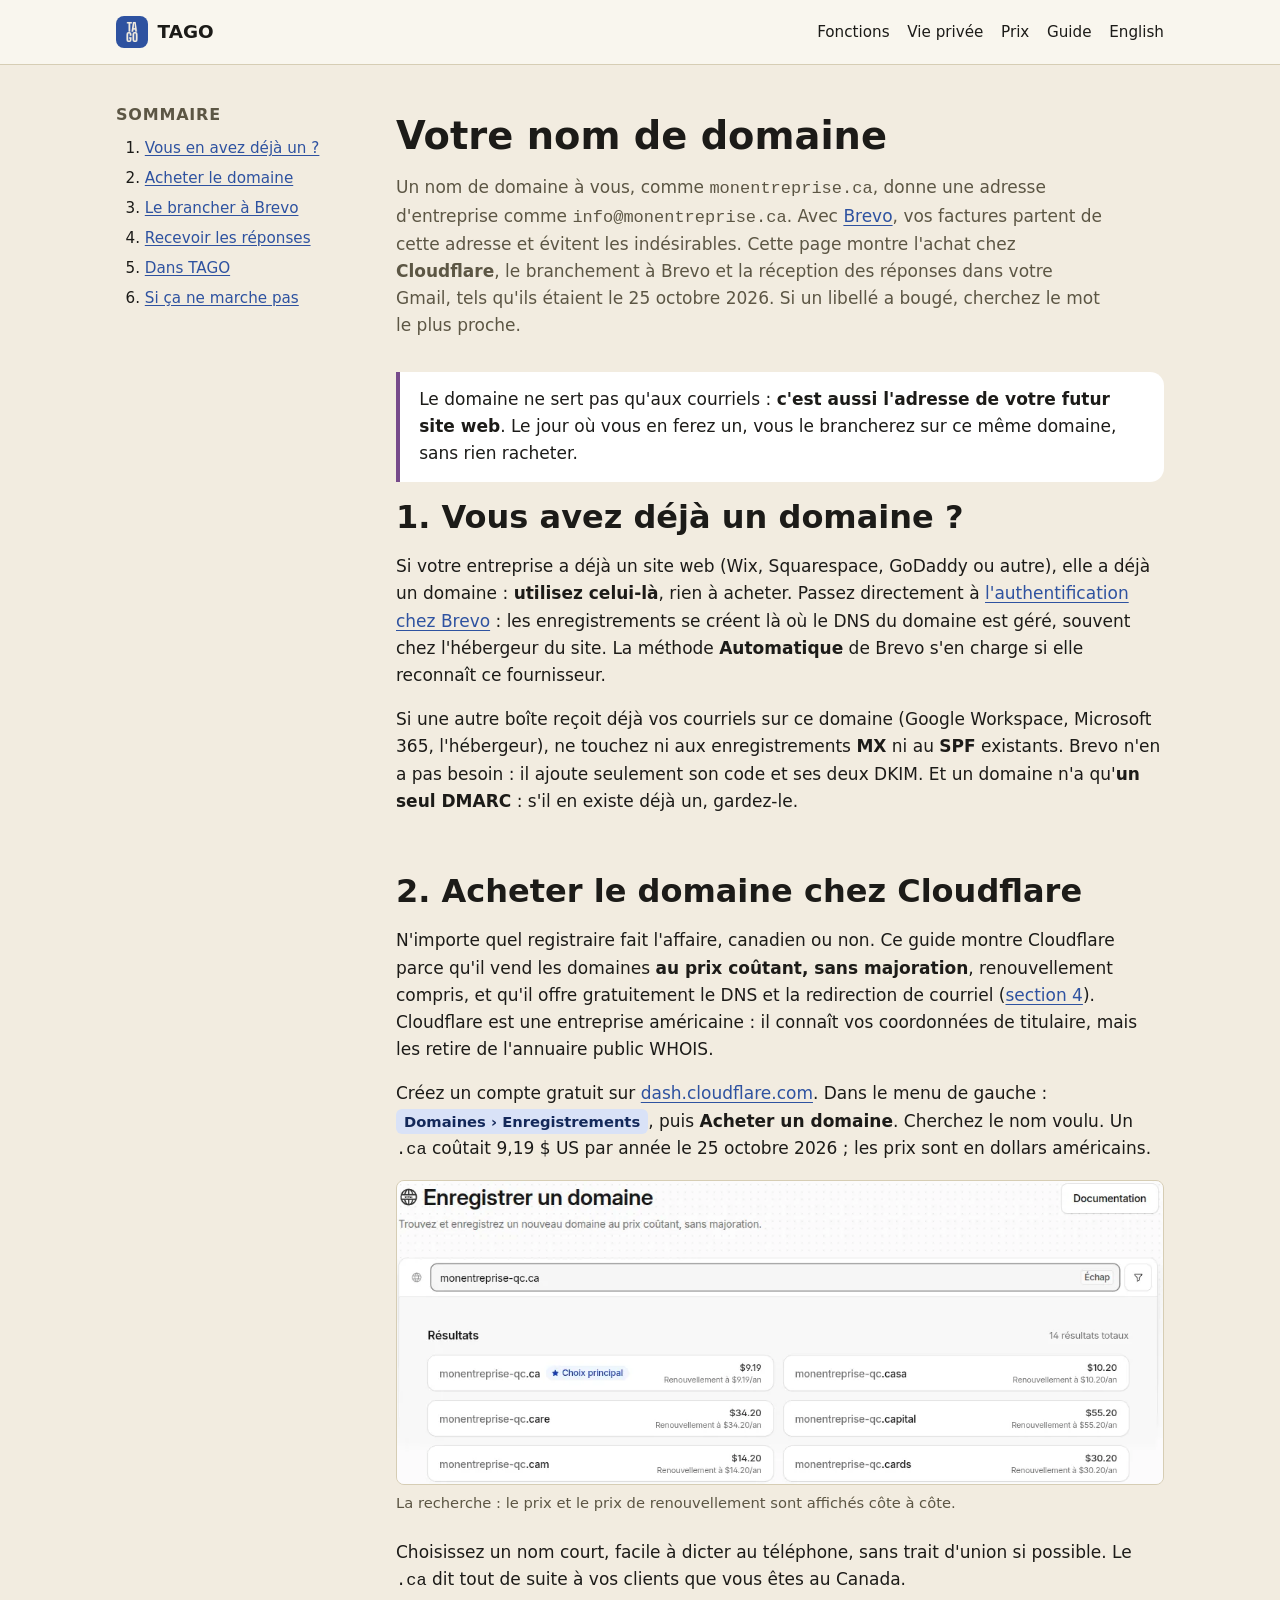
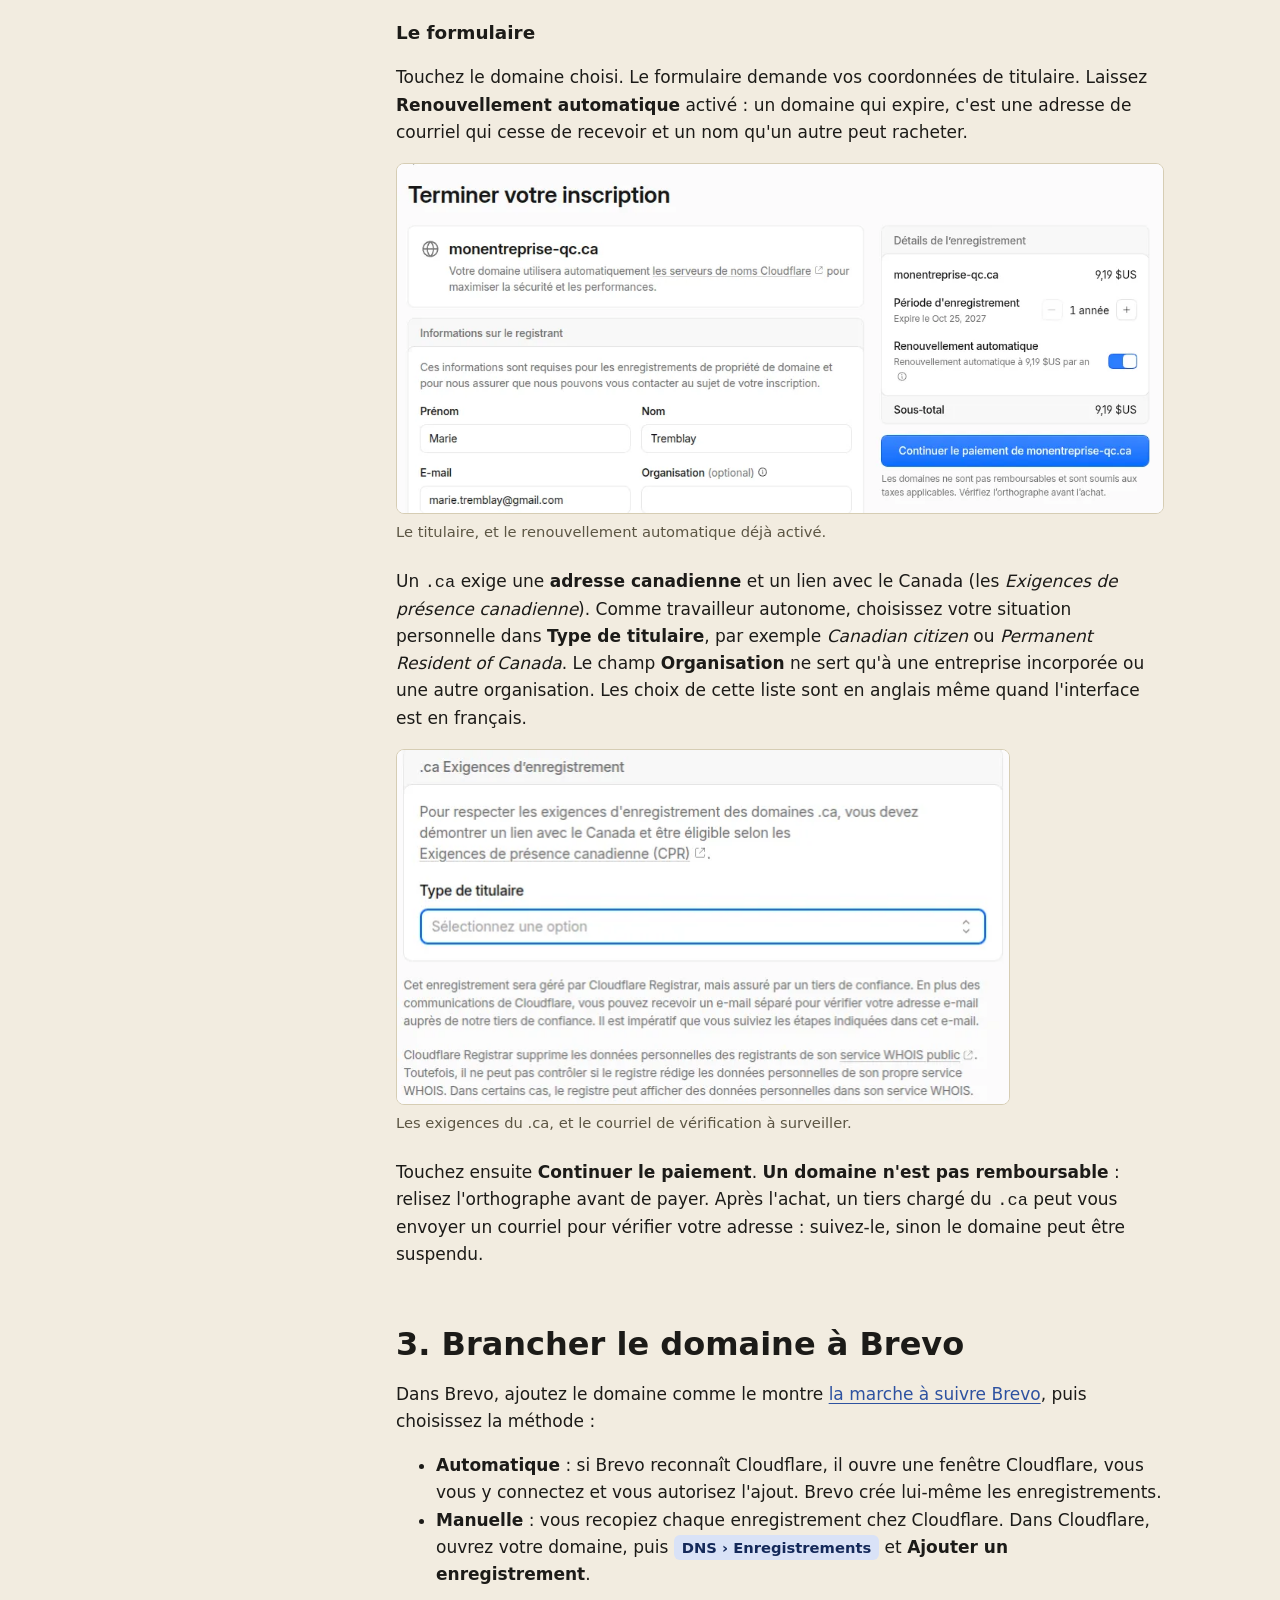
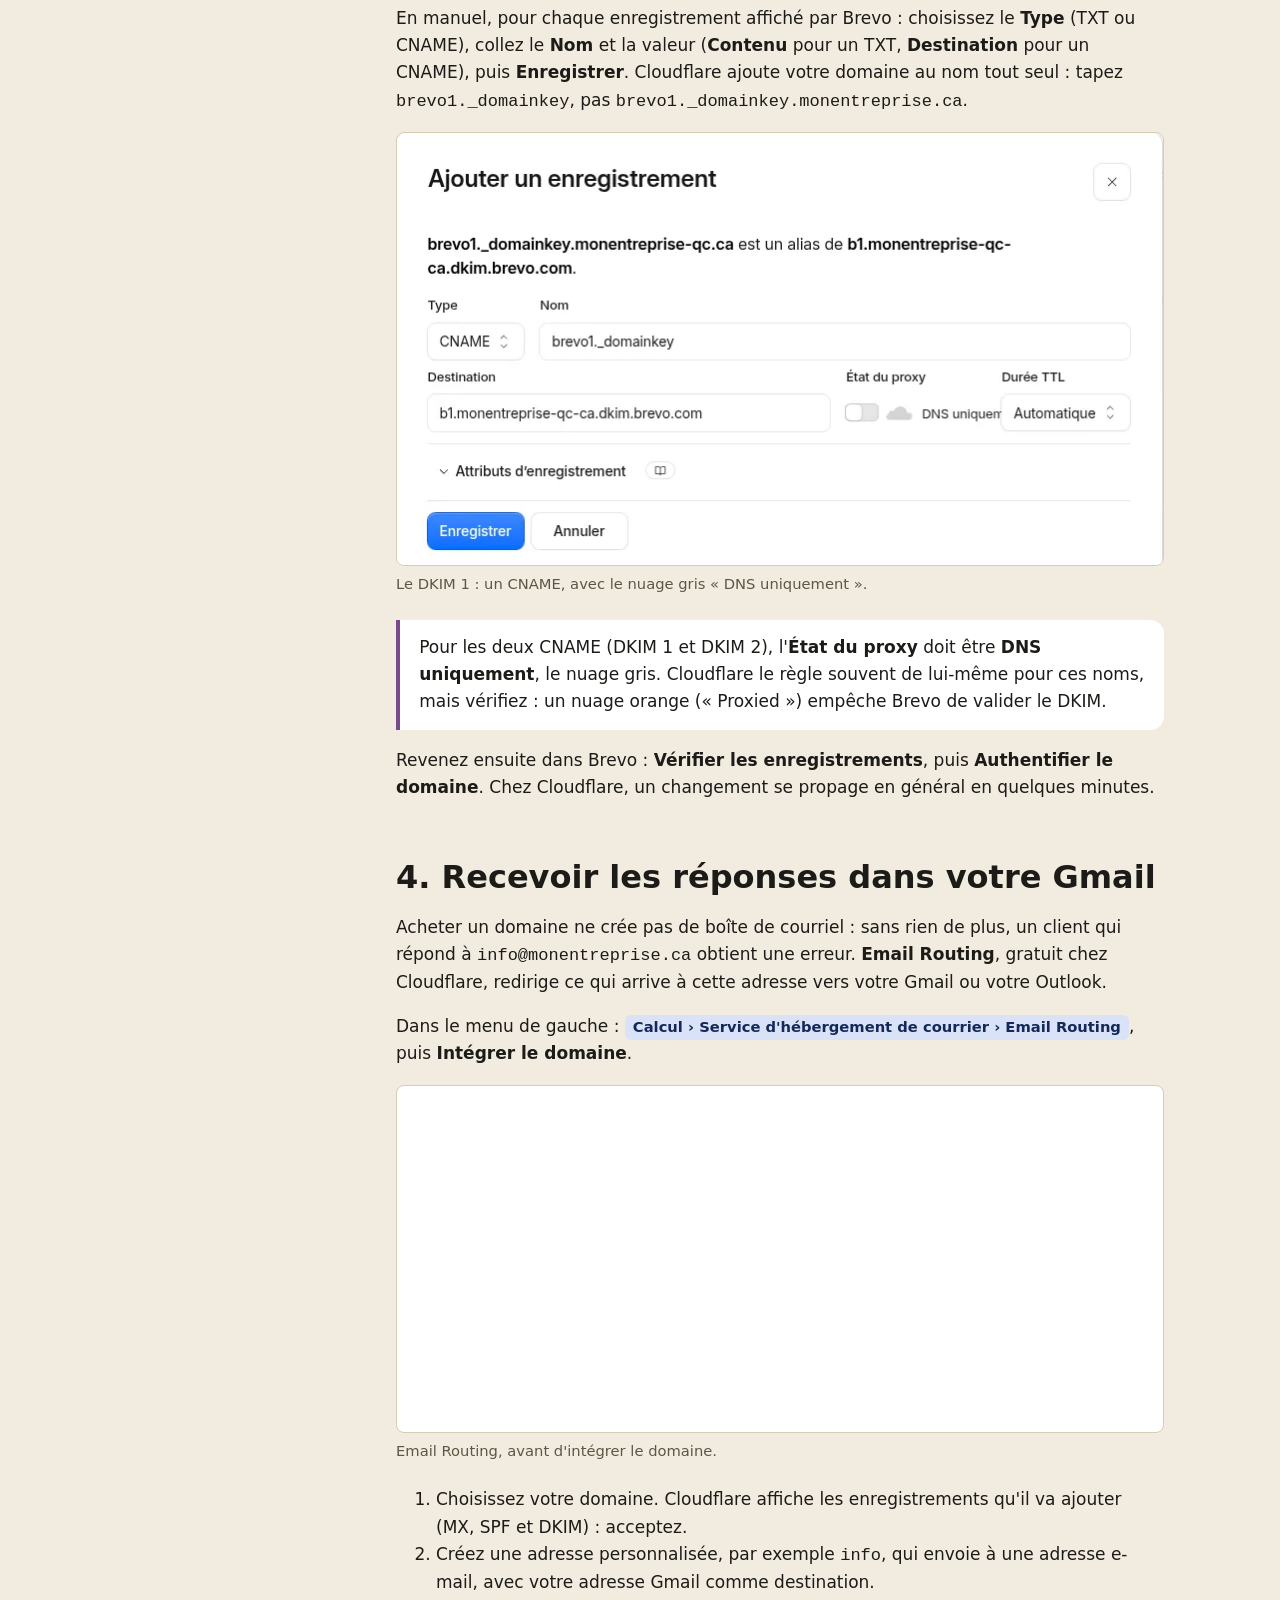
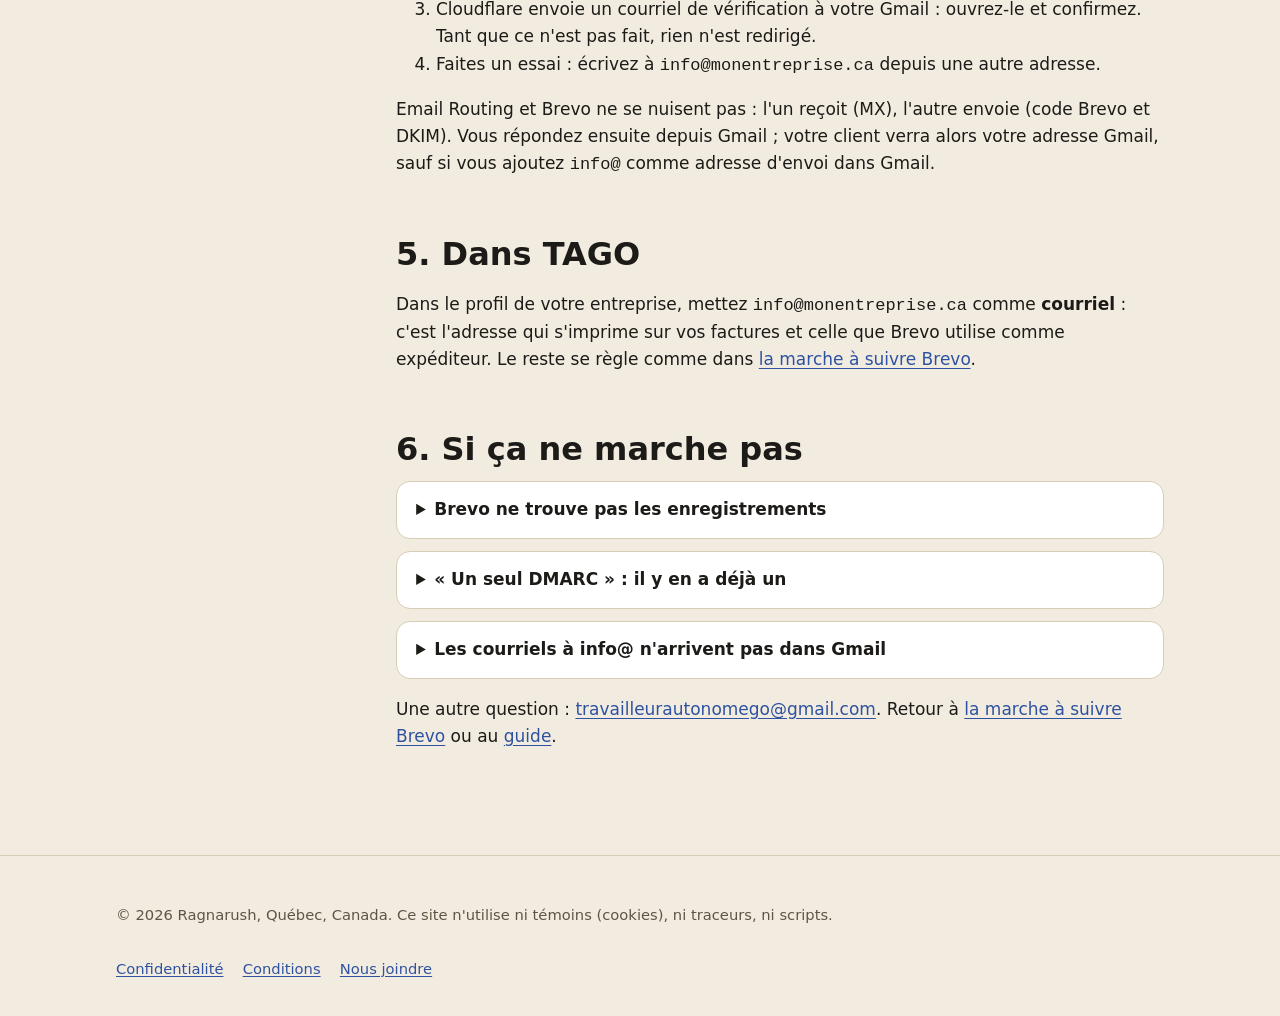
<file: domaine.html>
<!doctype html>
<html lang="fr-CA">
<head>
  <meta charset="utf-8">
  <meta name="viewport" content="width=device-width, initial-scale=1">
  <meta http-equiv="Content-Security-Policy" content="default-src 'none'; img-src 'self'; style-src 'self'; base-uri 'none'; form-action 'none'">
  <meta name="referrer" content="no-referrer">
  <title>Votre nom de domaine | TAGO</title>
  <meta name="description" content="Acheter un nom de domaine chez Cloudflare, le brancher à Brevo pour envoyer vos factures depuis votre propre adresse, et recevoir les réponses dans votre Gmail. Marche à suivre illustrée.">
  <link rel="canonical" href="https://tagoapp.ca/domaine.html">
  <meta property="og:type" content="website">
  <meta property="og:site_name" content="TAGO">
  <meta property="og:url" content="https://tagoapp.ca/domaine.html">
  <meta property="og:title" content="Votre nom de domaine | TAGO">
  <meta property="og:description" content="Acheter un nom de domaine chez Cloudflare, le brancher à Brevo pour envoyer vos factures depuis votre propre adresse, et recevoir les réponses dans votre Gmail. Marche à suivre illustrée.">
  <meta property="og:image" content="https://tagoapp.ca/assets/img/og-fr.jpg">
  <meta property="og:image:width" content="1200">
  <meta property="og:image:height" content="630">
  <meta property="og:image:alt" content="TAGO sur un téléphone : accueil et facture">
  <meta property="og:locale" content="fr_CA">
  <meta property="og:locale:alternate" content="en_CA">
  <meta name="twitter:card" content="summary_large_image">
  <link rel="alternate" hreflang="fr-CA" href="https://tagoapp.ca/domaine.html">
  <link rel="alternate" hreflang="en-CA" href="https://tagoapp.ca/en/domain.html">
  <link rel="icon" href="assets/img/favicon-32.png" sizes="32x32">
  <link rel="apple-touch-icon" href="assets/img/apple-touch-icon.png">
  <link rel="stylesheet" href="assets/style.css">
</head>
<body>
  <a class="skip" href="#contenu">Aller au contenu</a>

  <header class="site-header">
    <div class="wrap">
      <a class="brand" href="./"><img src="assets/img/icon-192.png" alt="" width="32" height="32">TAGO</a>
      <nav class="site-nav" aria-label="Navigation principale">
        <a href="./#fonctions">Fonctions</a>
        <a href="./#vie-privee">Vie privée</a>
        <a href="./#prix">Prix</a>
        <a href="guide.html">Guide</a>
        <a href="en/domain.html" hreflang="en-CA" lang="en-CA">English</a>
      </nav>
    </div>
  </header>

  <div class="wrap guide">
    <nav class="toc" aria-label="Sommaire">
      <h2>Sommaire</h2>
      <ol>
        <li><a href="#already">Vous en avez déjà un ?</a></li>
        <li><a href="#buy">Acheter le domaine</a></li>
        <li><a href="#brevo">Le brancher à Brevo</a></li>
        <li><a href="#replies">Recevoir les réponses</a></li>
        <li><a href="#in-tago">Dans TAGO</a></li>
        <li><a href="#trouble">Si ça ne marche pas</a></li>
      </ol>
    </nav>

    <article id="contenu">
      <h1>Votre nom de domaine</h1>
      <p class="section-intro">Un nom de domaine à vous, comme <code>monentreprise.ca</code>, donne une adresse d'entreprise comme <code>info@monentreprise.ca</code>. Avec <a href="brevo.html">Brevo</a>, vos factures partent de cette adresse et évitent les indésirables. Cette page montre l'achat chez <strong>Cloudflare</strong>, le branchement à Brevo et la réception des réponses dans votre Gmail, tels qu'ils étaient le 25 octobre 2026. Si un libellé a bougé, cherchez le mot le plus proche.</p>
      <div class="tip"><p>Le domaine ne sert pas qu'aux courriels : <strong>c'est aussi l'adresse de votre futur site web</strong>. Le jour où vous en ferez un, vous le brancherez sur ce même domaine, sans rien racheter.</p></div>

      <section id="already">
        <h2>1. Vous avez déjà un domaine ?</h2>
        <p>Si votre entreprise a déjà un site web (Wix, Squarespace, GoDaddy ou autre), elle a déjà un domaine : <strong>utilisez celui-là</strong>, rien à acheter. Passez directement à <a href="brevo.html#with-domain">l'authentification chez Brevo</a> : les enregistrements se créent là où le DNS du domaine est géré, souvent chez l'hébergeur du site. La méthode <strong>Automatique</strong> de Brevo s'en charge si elle reconnaît ce fournisseur.</p>
        <p>Si une autre boîte reçoit déjà vos courriels sur ce domaine (Google Workspace, Microsoft 365, l'hébergeur), ne touchez ni aux enregistrements <strong>MX</strong> ni au <strong>SPF</strong> existants. Brevo n'en a pas besoin : il ajoute seulement son code et ses deux DKIM. Et un domaine n'a qu'<strong>un seul DMARC</strong> : s'il en existe déjà un, gardez-le.</p>
      </section>

      <section id="buy">
        <h2>2. Acheter le domaine chez Cloudflare</h2>
        <p>N'importe quel registraire fait l'affaire, canadien ou non. Ce guide montre Cloudflare parce qu'il vend les domaines <strong>au prix coûtant, sans majoration</strong>, renouvellement compris, et qu'il offre gratuitement le DNS et la redirection de courriel (<a href="#replies">section 4</a>). Cloudflare est une entreprise américaine : il connaît vos coordonnées de titulaire, mais les retire de l'annuaire public WHOIS.</p>
        <p>Créez un compte gratuit sur <a href="https://dash.cloudflare.com/sign-up">dash.cloudflare.com</a>. Dans le menu de gauche : <span class="path">Domaines › Enregistrements</span>, puis <strong>Acheter un domaine</strong>. Cherchez le nom voulu. Un <code>.ca</code> coûtait 9,19 $ US par année le 25 octobre 2026 ; les prix sont en dollars américains.</p>
        <figure>
          <img src="assets/img/domaine-01-fr.webp" width="1050" height="415" alt="Page Enregistrer un domaine : recherche monentreprise-qc.ca, le .ca en Choix principal à 9,19 $ et renouvellement au même prix, puis d'autres extensions plus chères." loading="lazy">
          <figcaption>La recherche : le prix et le prix de renouvellement sont affichés côte à côte.</figcaption>
        </figure>
        <p>Choisissez un nom court, facile à dicter au téléphone, sans trait d'union si possible. Le <code>.ca</code> dit tout de suite à vos clients que vous êtes au Canada.</p>
        <h3>Le formulaire</h3>
        <p>Touchez le domaine choisi. Le formulaire demande vos coordonnées de titulaire. Laissez <strong>Renouvellement automatique</strong> activé : un domaine qui expire, c'est une adresse de courriel qui cesse de recevoir et un nom qu'un autre peut racheter.</p>
        <figure>
          <img src="assets/img/domaine-02-fr.webp" width="1010" height="460" alt="Formulaire Terminer votre inscription : informations sur le registrant, et à droite les détails de l'enregistrement, 1 année, renouvellement automatique activé, sous-total 9,19 $ US." loading="lazy">
          <figcaption>Le titulaire, et le renouvellement automatique déjà activé.</figcaption>
        </figure>
        <p>Un <code>.ca</code> exige une <strong>adresse canadienne</strong> et un lien avec le Canada (les <em>Exigences de présence canadienne</em>). Comme travailleur autonome, choisissez votre situation personnelle dans <strong>Type de titulaire</strong>, par exemple <em>Canadian citizen</em> ou <em>Permanent Resident of Canada</em>. Le champ <strong>Organisation</strong> ne sert qu'à une entreprise incorporée ou une autre organisation. Les choix de cette liste sont en anglais même quand l'interface est en français.</p>
        <figure>
          <img src="assets/img/domaine-03-fr.webp" width="614" height="355" alt="Section .ca Exigences d'enregistrement : démontrer un lien avec le Canada selon les Exigences de présence canadienne, liste Type de titulaire, puis les avis sur le courriel de vérification et le WHOIS." loading="lazy">
          <figcaption>Les exigences du .ca, et le courriel de vérification à surveiller.</figcaption>
        </figure>
        <p>Touchez ensuite <strong>Continuer le paiement</strong>. <strong>Un domaine n'est pas remboursable</strong> : relisez l'orthographe avant de payer. Après l'achat, un tiers chargé du <code>.ca</code> peut vous envoyer un courriel pour vérifier votre adresse : suivez-le, sinon le domaine peut être suspendu.</p>
      </section>

      <section id="brevo">
        <h2>3. Brancher le domaine à Brevo</h2>
        <p>Dans Brevo, ajoutez le domaine comme le montre <a href="brevo.html#with-domain">la marche à suivre Brevo</a>, puis choisissez la méthode :</p>
        <ul>
          <li><strong>Automatique</strong> : si Brevo reconnaît Cloudflare, il ouvre une fenêtre Cloudflare, vous vous y connectez et vous autorisez l'ajout. Brevo crée lui-même les enregistrements.</li>
          <li><strong>Manuelle</strong> : vous recopiez chaque enregistrement chez Cloudflare. Dans Cloudflare, ouvrez votre domaine, puis <span class="path">DNS › Enregistrements</span> et <strong>Ajouter un enregistrement</strong>.</li>
        </ul>
        <p>En manuel, pour chaque enregistrement affiché par Brevo : choisissez le <strong>Type</strong> (TXT ou CNAME), collez le <strong>Nom</strong> et la valeur (<strong>Contenu</strong> pour un TXT, <strong>Destination</strong> pour un CNAME), puis <strong>Enregistrer</strong>. Cloudflare ajoute votre domaine au nom tout seul : tapez <code>brevo1._domainkey</code>, pas <code>brevo1._domainkey.monentreprise.ca</code>.</p>
        <figure>
          <img src="assets/img/domaine-04-fr.webp" width="768" height="433" alt="Fenêtre Ajouter un enregistrement : Type CNAME, Nom brevo1._domainkey, Destination b1.monentreprise-qc-ca.dkim.brevo.com, État du proxy en DNS uniquement." loading="lazy">
          <figcaption>Le DKIM 1 : un CNAME, avec le nuage gris « DNS uniquement ».</figcaption>
        </figure>
        <div class="tip"><p>Pour les deux CNAME (DKIM 1 et DKIM 2), l'<strong>État du proxy</strong> doit être <strong>DNS uniquement</strong>, le nuage gris. Cloudflare le règle souvent de lui-même pour ces noms, mais vérifiez : un nuage orange (« Proxied ») empêche Brevo de valider le DKIM.</p></div>
        <p>Revenez ensuite dans Brevo : <strong>Vérifier les enregistrements</strong>, puis <strong>Authentifier le domaine</strong>. Chez Cloudflare, un changement se propage en général en quelques minutes.</p>
      </section>

      <section id="replies">
        <h2>4. Recevoir les réponses dans votre Gmail</h2>
        <p>Acheter un domaine ne crée pas de boîte de courriel : sans rien de plus, un client qui répond à <code>info@monentreprise.ca</code> obtient une erreur. <strong>Email Routing</strong>, gratuit chez Cloudflare, redirige ce qui arrive à cette adresse vers votre Gmail ou votre Outlook.</p>
        <p>Dans le menu de gauche : <span class="path">Calcul › Service d'hébergement de courrier › Email Routing</span>, puis <strong>Intégrer le domaine</strong>.</p>
        <figure>
          <img src="assets/img/domaine-05-fr.webp" width="1340" height="605" alt="Page Email Routing de Cloudflare, encore inactive : privé par conception, simple et gratuit, livré dans votre boîte aux lettres préférée, avec le bouton Intégrer le domaine." loading="lazy">
          <figcaption>Email Routing, avant d'intégrer le domaine.</figcaption>
        </figure>
        <ol>
          <li>Choisissez votre domaine. Cloudflare affiche les enregistrements qu'il va ajouter (MX, SPF et DKIM) : acceptez.</li>
          <li>Créez une adresse personnalisée, par exemple <code>info</code>, qui envoie à une adresse e-mail, avec votre adresse Gmail comme destination.</li>
          <li>Cloudflare envoie un courriel de vérification à votre Gmail : ouvrez-le et confirmez. Tant que ce n'est pas fait, rien n'est redirigé.</li>
          <li>Faites un essai : écrivez à <code>info@monentreprise.ca</code> depuis une autre adresse.</li>
        </ol>
        <p>Email Routing et Brevo ne se nuisent pas : l'un reçoit (MX), l'autre envoie (code Brevo et DKIM). Vous répondez ensuite depuis Gmail ; votre client verra alors votre adresse Gmail, sauf si vous ajoutez <code>info@</code> comme adresse d'envoi dans Gmail.</p>
      </section>

      <section id="in-tago">
        <h2>5. Dans TAGO</h2>
        <p>Dans le profil de votre entreprise, mettez <code>info@monentreprise.ca</code> comme <strong>courriel</strong> : c'est l'adresse qui s'imprime sur vos factures et celle que Brevo utilise comme expéditeur. Le reste se règle comme dans <a href="brevo.html#in-tago">la marche à suivre Brevo</a>.</p>
      </section>

      <section id="trouble">
        <h2>6. Si ça ne marche pas</h2>
        <details>
          <summary>Brevo ne trouve pas les enregistrements</summary>
          <div><p>Attendez quelques minutes, puis revérifiez. Comparez ensuite chaque nom dans Cloudflare : le nom ne doit pas contenir le domaine deux fois (<code>brevo1._domainkey.monentreprise.ca.monentreprise.ca</code>). Enfin, les deux CNAME doivent être en <strong>DNS uniquement</strong>, nuage gris.</p></div>
        </details>
        <details>
          <summary>« Un seul DMARC » : il y en a déjà un</summary>
          <div><p>Si <span class="path">DNS › Enregistrements</span> montre déjà un TXT nommé <code>_dmarc</code>, ne créez pas celui de Brevo : deux DMARC s'annulent. Gardez celui qui existe.</p></div>
        </details>
        <details>
          <summary>Les courriels à info@ n'arrivent pas dans Gmail</summary>
          <div><p>Vérifiez que l'adresse de destination est confirmée (le courriel de vérification de Cloudflare, section 4) et regardez les indésirables de Gmail.</p></div>
        </details>
        <p>Une autre question : <a href="mailto:travailleurautonomego@gmail.com">travailleurautonomego@gmail.com</a>. Retour à <a href="brevo.html">la marche à suivre Brevo</a> ou au <a href="guide.html#send">guide</a>.</p>
      </section>
    </article>
  </div>

  <footer class="site-footer">
    <div class="wrap">
      <p>© 2026 Ragnarush, Québec, Canada. Ce site n'utilise ni témoins (cookies), ni traceurs, ni scripts.</p>
      <ul>
        <li><a href="https://ragnarush.github.io/legal/tago/privacy.html">Confidentialité</a></li>
        <li><a href="https://ragnarush.github.io/legal/tago/terms.html">Conditions</a></li>
        <li><a href="mailto:travailleurautonomego@gmail.com">Nous joindre</a></li>
      </ul>
    </div>
  </footer>
</body>
</html>
</file>
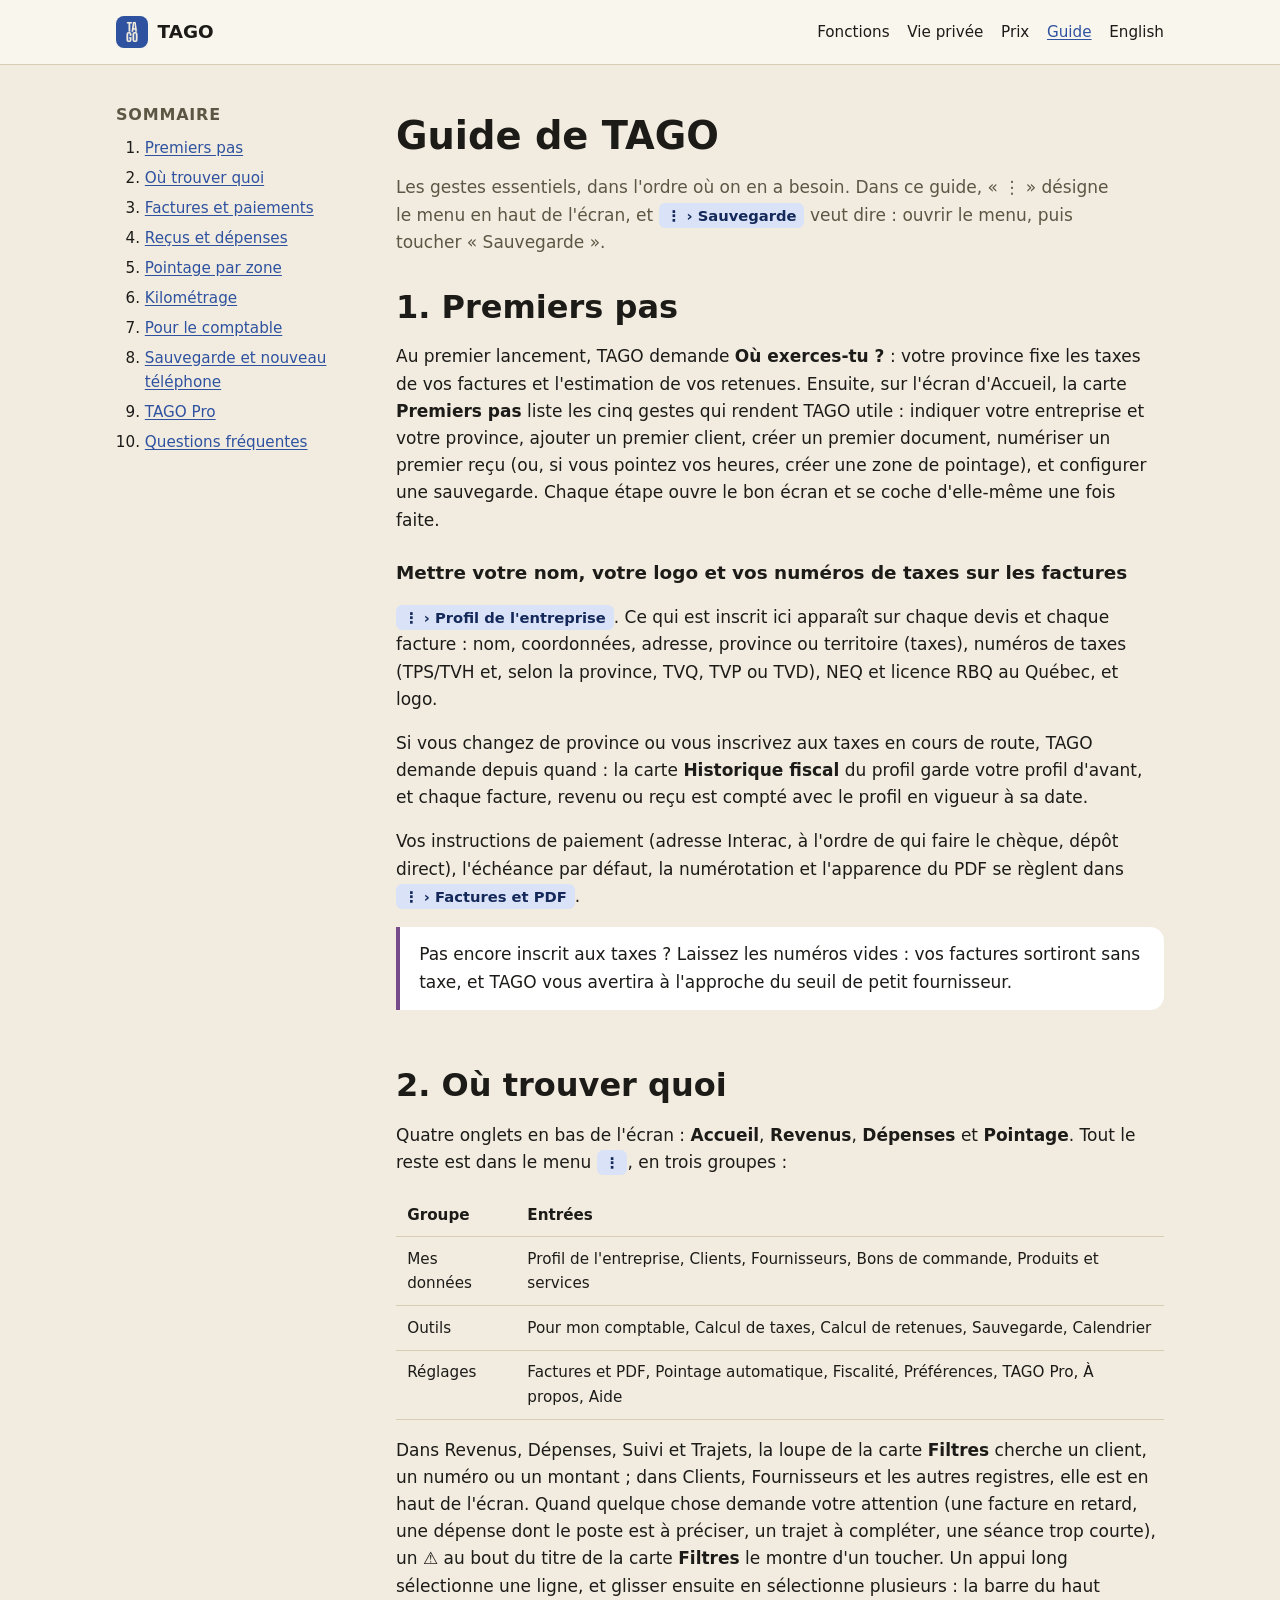
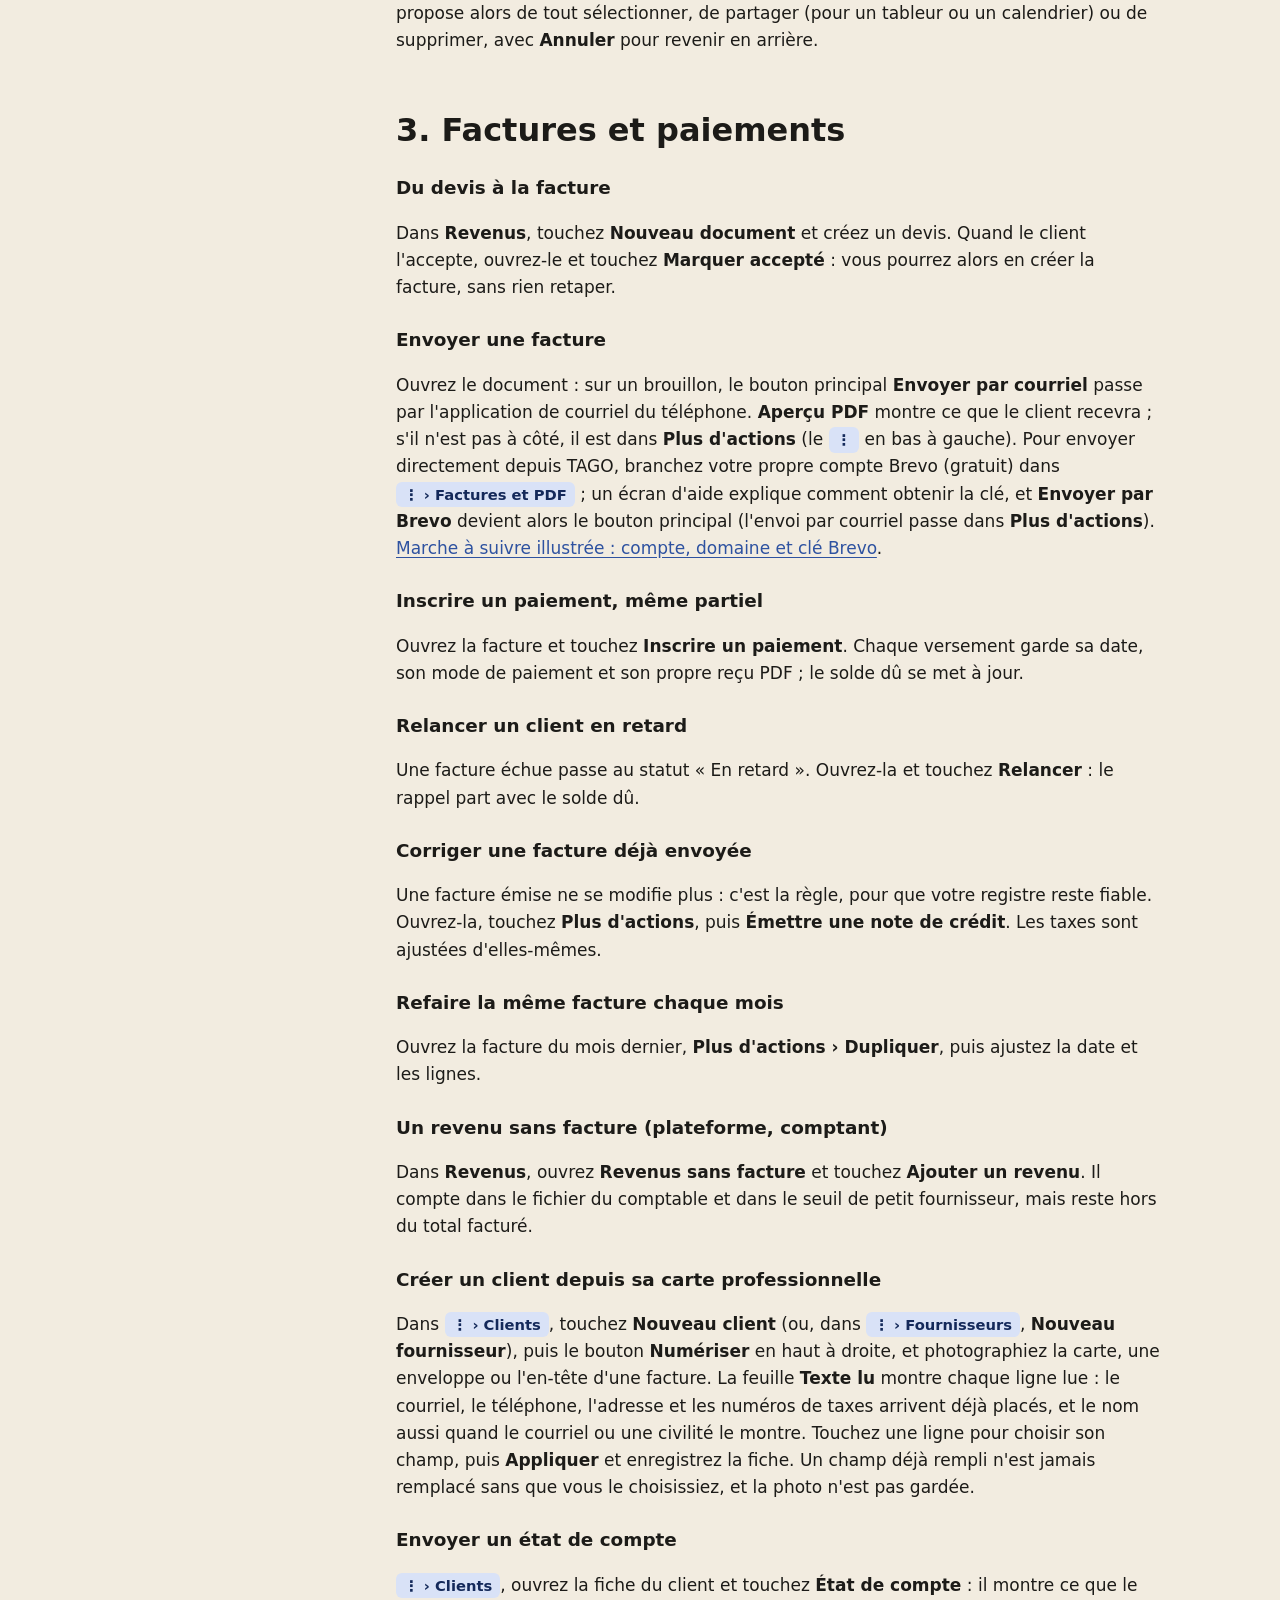
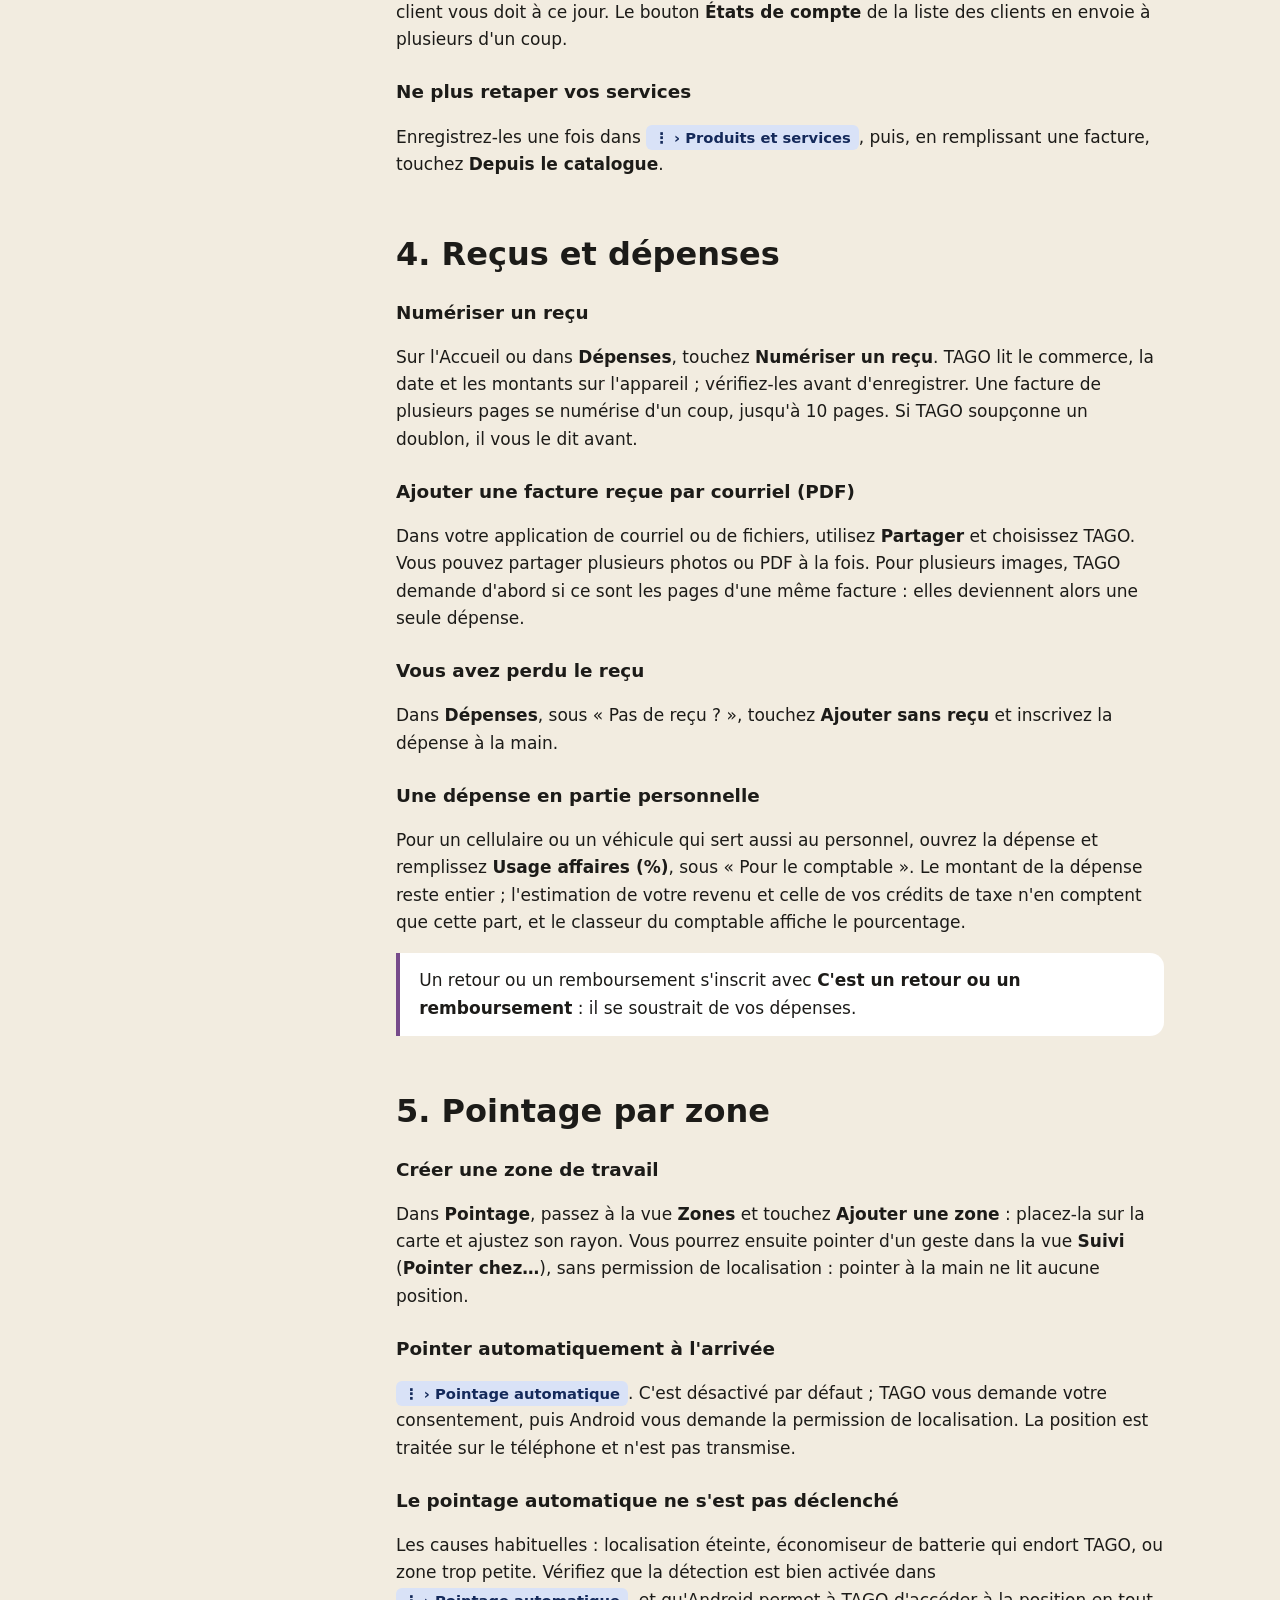
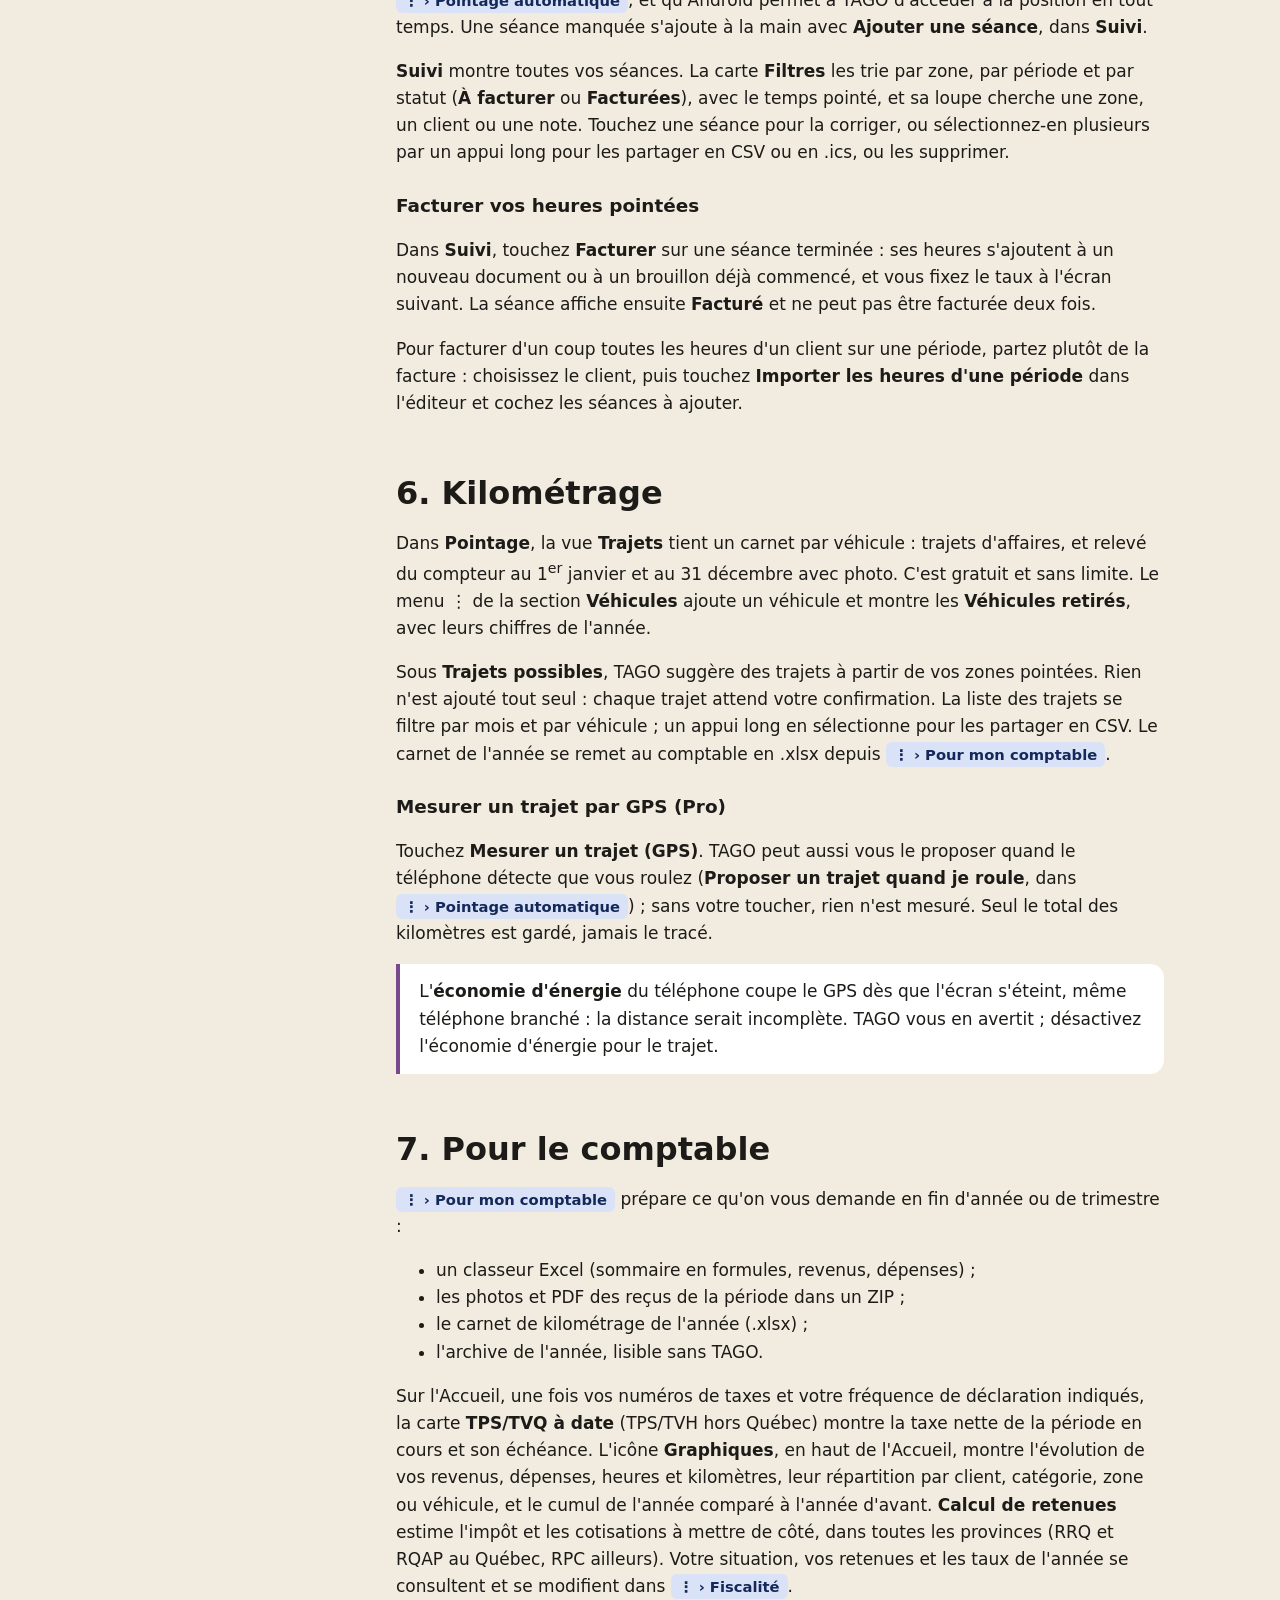
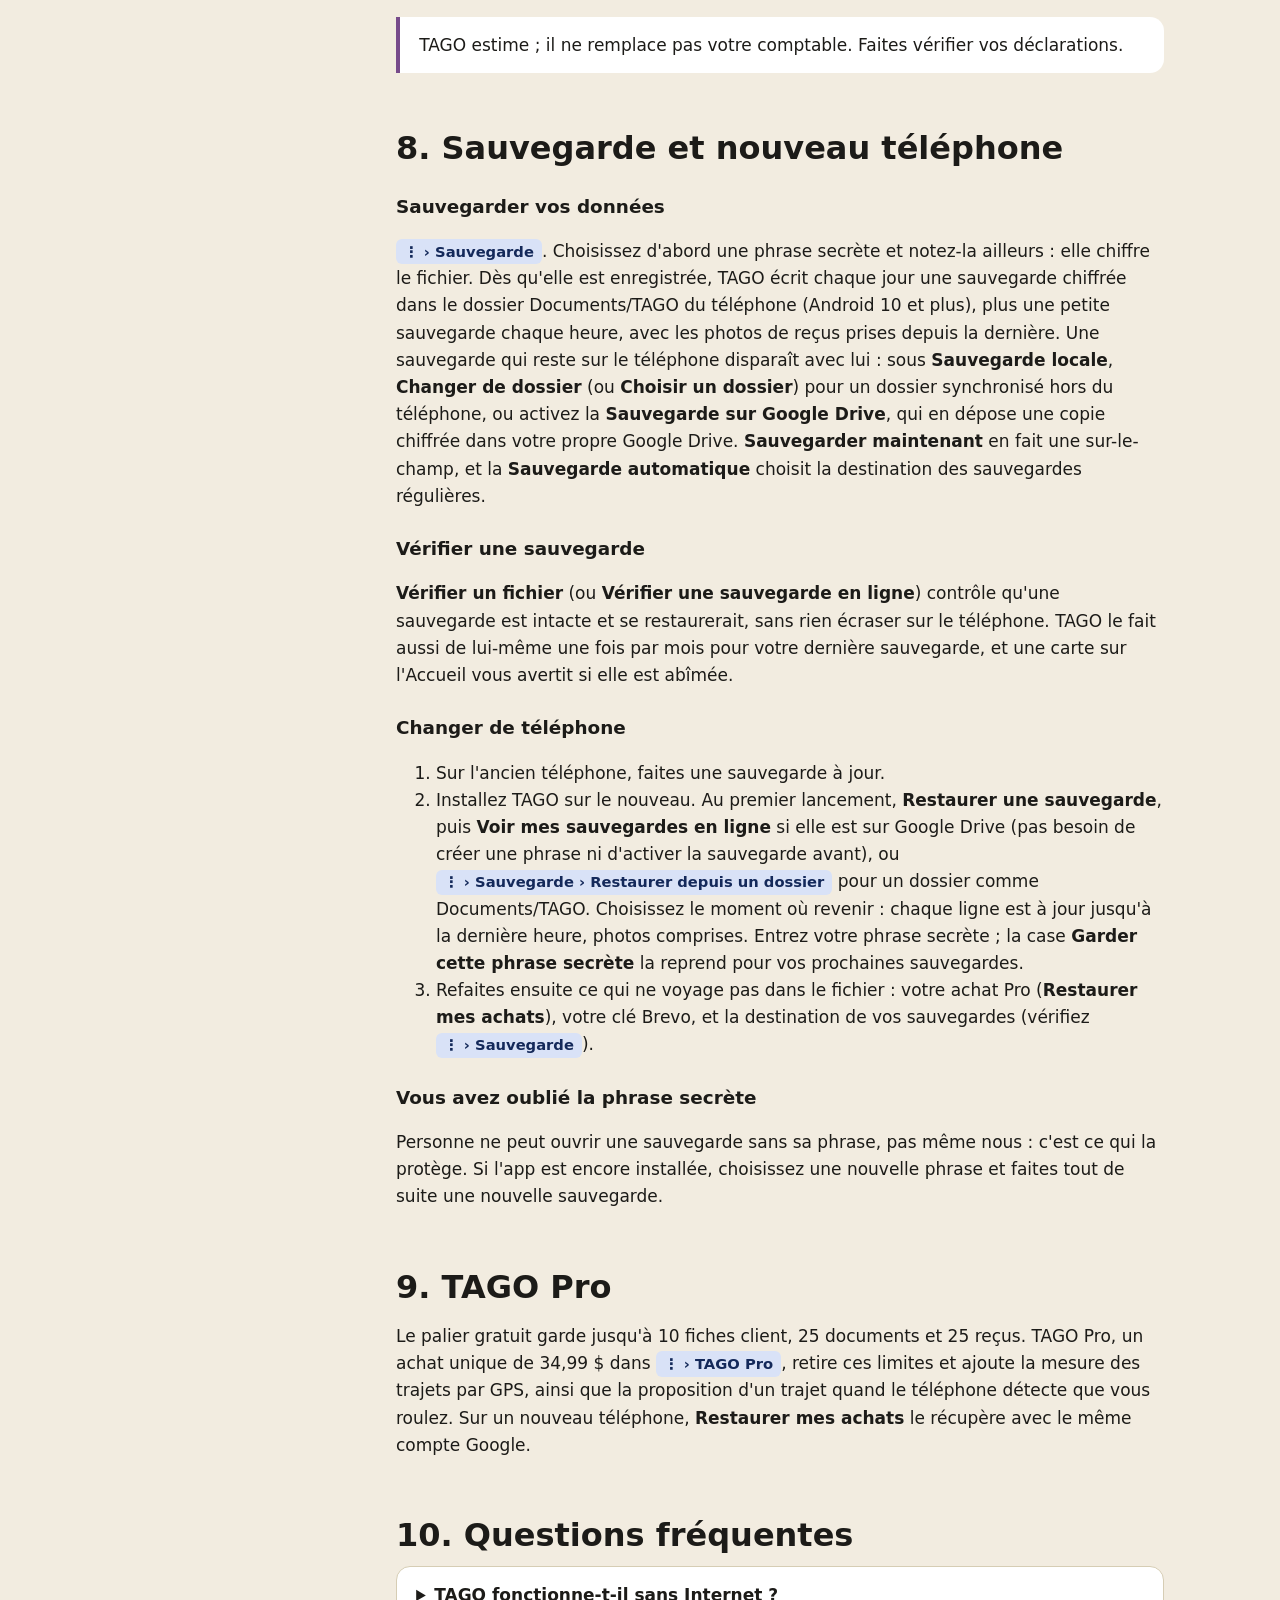
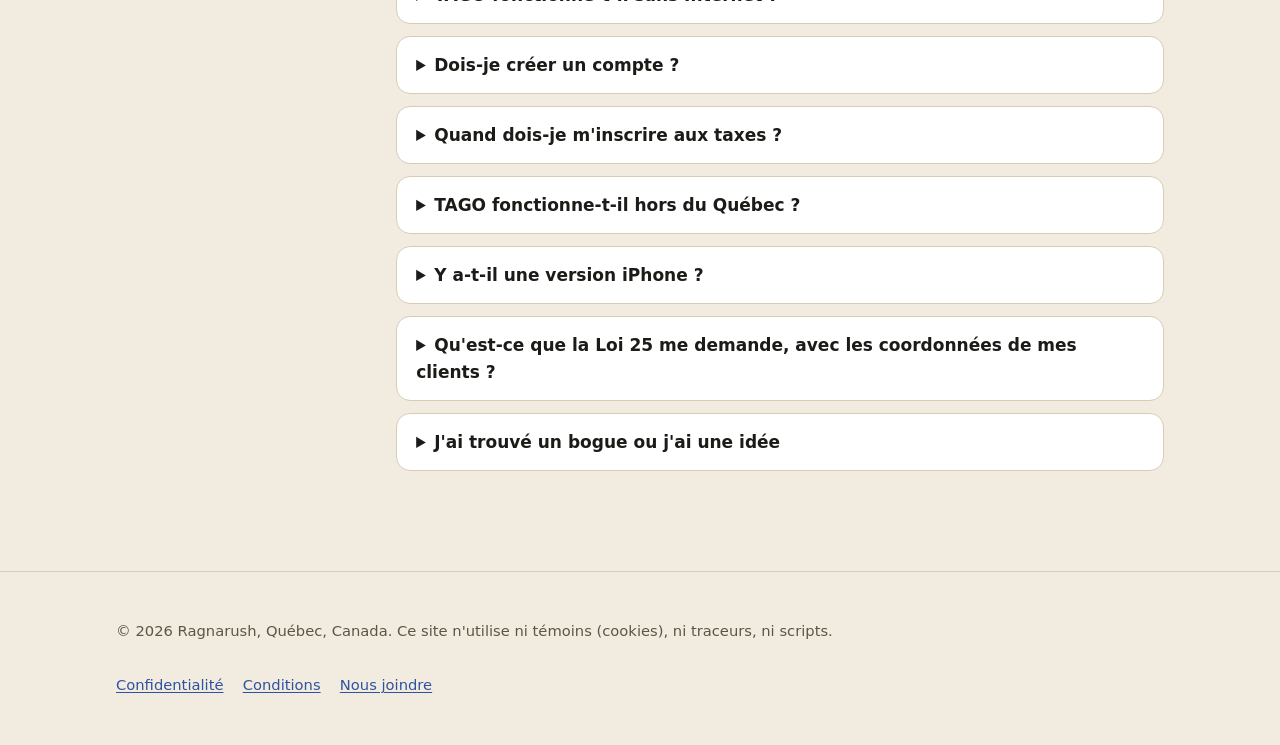
<file: guide.html>
<!doctype html>
<html lang="fr-CA">
<head>
  <meta charset="utf-8">
  <meta name="viewport" content="width=device-width, initial-scale=1">
  <meta http-equiv="Content-Security-Policy" content="default-src 'none'; img-src 'self'; style-src 'self'; base-uri 'none'; form-action 'none'">
  <meta name="referrer" content="no-referrer">
  <title>Guide | TAGO</title>
  <meta name="description" content="Guide de TAGO : premiers pas, factures, reçus, pointage, kilométrage, fichier pour le comptable et sauvegarde.">
  <link rel="canonical" href="https://tagoapp.ca/guide.html">
  <meta property="og:type" content="website">
  <meta property="og:site_name" content="TAGO">
  <meta property="og:url" content="https://tagoapp.ca/guide.html">
  <meta property="og:title" content="Guide | TAGO">
  <meta property="og:description" content="Guide de TAGO : premiers pas, factures, reçus, pointage, kilométrage, fichier pour le comptable et sauvegarde.">
  <meta property="og:image" content="https://tagoapp.ca/assets/img/og-fr.jpg">
  <meta property="og:image:width" content="1200">
  <meta property="og:image:height" content="630">
  <meta property="og:image:alt" content="TAGO sur un téléphone : accueil et facture">
  <meta property="og:locale" content="fr_CA">
  <meta property="og:locale:alternate" content="en_CA">
  <meta name="twitter:card" content="summary_large_image">
  <link rel="alternate" hreflang="fr-CA" href="https://tagoapp.ca/guide.html">
  <link rel="alternate" hreflang="en-CA" href="https://tagoapp.ca/en/guide.html">
  <link rel="icon" href="assets/img/favicon-32.png" sizes="32x32">
  <link rel="apple-touch-icon" href="assets/img/apple-touch-icon.png">
  <link rel="stylesheet" href="assets/style.css">
</head>
<body>
  <a class="skip" href="#contenu">Aller au contenu</a>

  <header class="site-header">
    <div class="wrap">
      <a class="brand" href="./"><img src="assets/img/icon-192.png" alt="" width="32" height="32">TAGO</a>
      <nav class="site-nav" aria-label="Navigation principale">
        <a href="./#fonctions">Fonctions</a>
        <a href="./#vie-privee">Vie privée</a>
        <a href="./#prix">Prix</a>
        <a href="guide.html" aria-current="page">Guide</a>
        <a href="en/guide.html" hreflang="en-CA" lang="en-CA">English</a>
      </nav>
    </div>
  </header>

  <!-- Section and question ids are a contract: the app's planned in-app help will link to
       them. Keep them stable and identical in the English page. -->
  <div class="wrap guide">
    <nav class="toc" aria-label="Sommaire du guide">
      <h2>Sommaire</h2>
      <ol>
        <li><a href="#start">Premiers pas</a></li>
        <li><a href="#menu">Où trouver quoi</a></li>
        <li><a href="#invoices">Factures et paiements</a></li>
        <li><a href="#expenses">Reçus et dépenses</a></li>
        <li><a href="#time">Pointage par zone</a></li>
        <li><a href="#mileage">Kilométrage</a></li>
        <li><a href="#accountant">Pour le comptable</a></li>
        <li><a href="#backup">Sauvegarde et nouveau téléphone</a></li>
        <li><a href="#pro">TAGO Pro</a></li>
        <li><a href="#faq">Questions fréquentes</a></li>
      </ol>
    </nav>

    <article id="contenu">
      <h1>Guide de TAGO</h1>
      <p class="section-intro">Les gestes essentiels, dans l'ordre où on en a besoin. Dans ce guide, « ⋮ » désigne le menu en haut de l'écran, et <span class="path">⋮ › Sauvegarde</span> veut dire : ouvrir le menu, puis toucher « Sauvegarde ».</p>

      <section id="start">
        <h2>1. Premiers pas</h2>
        <p>Au premier lancement, TAGO demande <strong>Où exerces-tu ?</strong> : votre province fixe les taxes de vos factures et l'estimation de vos retenues. Ensuite, sur l'écran d'Accueil, la carte <strong>Premiers pas</strong> liste les cinq gestes qui rendent TAGO utile : indiquer votre entreprise et votre province, ajouter un premier client, créer un premier document, numériser un premier reçu (ou, si vous pointez vos heures, créer une zone de pointage), et configurer une sauvegarde. Chaque étape ouvre le bon écran et se coche d'elle-même une fois faite.</p>
        <h3 id="profile">Mettre votre nom, votre logo et vos numéros de taxes sur les factures</h3>
        <p><span class="path">⋮ › Profil de l'entreprise</span>. Ce qui est inscrit ici apparaît sur chaque devis et chaque facture : nom, coordonnées, adresse, province ou territoire (taxes), numéros de taxes (TPS/TVH et, selon la province, TVQ, TVP ou TVD), NEQ et licence RBQ au Québec, et logo.</p>
        <p>Si vous changez de province ou vous inscrivez aux taxes en cours de route, TAGO demande depuis quand : la carte <strong>Historique fiscal</strong> du profil garde votre profil d'avant, et chaque facture, revenu ou reçu est compté avec le profil en vigueur à sa date.</p>
        <p>Vos instructions de paiement (adresse Interac, à l'ordre de qui faire le chèque, dépôt direct), l'échéance par défaut, la numérotation et l'apparence du PDF se règlent dans <span class="path">⋮ › Factures et PDF</span>.</p>
        <div class="tip"><p>Pas encore inscrit aux taxes ? Laissez les numéros vides : vos factures sortiront sans taxe, et TAGO vous avertira à l'approche du seuil de petit fournisseur.</p></div>
      </section>

      <section id="menu">
        <h2>2. Où trouver quoi</h2>
        <p>Quatre onglets en bas de l'écran : <strong>Accueil</strong>, <strong>Revenus</strong>, <strong>Dépenses</strong> et <strong>Pointage</strong>. Tout le reste est dans le menu <span class="path">⋮</span>, en trois groupes :</p>
        <div class="table-scroll">
          <table>
            <thead><tr><th>Groupe</th><th>Entrées</th></tr></thead>
            <tbody>
              <tr><td>Mes données</td><td>Profil de l'entreprise, Clients, Fournisseurs, Bons de commande, Produits et services</td></tr>
              <tr><td>Outils</td><td>Pour mon comptable, Calcul de taxes, Calcul de retenues, Sauvegarde, Calendrier</td></tr>
              <tr><td>Réglages</td><td>Factures et PDF, Pointage automatique, Fiscalité, Préférences, TAGO Pro, À propos, Aide</td></tr>
            </tbody>
          </table>
        </div>
        <p>Dans Revenus, Dépenses, Suivi et Trajets, la loupe de la carte <strong>Filtres</strong> cherche un client, un numéro ou un montant ; dans Clients, Fournisseurs et les autres registres, elle est en haut de l'écran. Quand quelque chose demande votre attention (une facture en retard, une dépense dont le poste est à préciser, un trajet à compléter, une séance trop courte), un ⚠ au bout du titre de la carte <strong>Filtres</strong> le montre d'un toucher. Un appui long sélectionne une ligne, et glisser ensuite en sélectionne plusieurs : la barre du haut propose alors de tout sélectionner, de partager (pour un tableur ou un calendrier) ou de supprimer, avec <strong>Annuler</strong> pour revenir en arrière.</p>
      </section>

      <section id="invoices">
        <h2>3. Factures et paiements</h2>
        <h3 id="quote-to-invoice">Du devis à la facture</h3>
        <p>Dans <strong>Revenus</strong>, touchez <strong>Nouveau document</strong> et créez un devis. Quand le client l'accepte, ouvrez-le et touchez <strong>Marquer accepté</strong> : vous pourrez alors en créer la facture, sans rien retaper.</p>
        <h3 id="send">Envoyer une facture</h3>
        <p>Ouvrez le document : sur un brouillon, le bouton principal <strong>Envoyer par courriel</strong> passe par l'application de courriel du téléphone. <strong>Aperçu PDF</strong> montre ce que le client recevra ; s'il n'est pas à côté, il est dans <strong>Plus d'actions</strong> (le <span class="path">⋮</span> en bas à gauche). Pour envoyer directement depuis TAGO, branchez votre propre compte Brevo (gratuit) dans <span class="path">⋮ › Factures et PDF</span> ; un écran d'aide explique comment obtenir la clé, et <strong>Envoyer par Brevo</strong> devient alors le bouton principal (l'envoi par courriel passe dans <strong>Plus d'actions</strong>). <a href="brevo.html">Marche à suivre illustrée : compte, domaine et clé Brevo</a>.</p>
        <h3 id="payments">Inscrire un paiement, même partiel</h3>
        <p>Ouvrez la facture et touchez <strong>Inscrire un paiement</strong>. Chaque versement garde sa date, son mode de paiement et son propre reçu PDF ; le solde dû se met à jour.</p>
        <h3 id="reminder">Relancer un client en retard</h3>
        <p>Une facture échue passe au statut « En retard ». Ouvrez-la et touchez <strong>Relancer</strong> : le rappel part avec le solde dû.</p>
        <h3 id="credit-note">Corriger une facture déjà envoyée</h3>
        <p>Une facture émise ne se modifie plus : c'est la règle, pour que votre registre reste fiable. Ouvrez-la, touchez <strong>Plus d'actions</strong>, puis <strong>Émettre une note de crédit</strong>. Les taxes sont ajustées d'elles-mêmes.</p>
        <h3 id="duplicate">Refaire la même facture chaque mois</h3>
        <p>Ouvrez la facture du mois dernier, <strong>Plus d'actions › Dupliquer</strong>, puis ajustez la date et les lignes.</p>
        <h3 id="income-without-invoice">Un revenu sans facture (plateforme, comptant)</h3>
        <p>Dans <strong>Revenus</strong>, ouvrez <strong>Revenus sans facture</strong> et touchez <strong>Ajouter un revenu</strong>. Il compte dans le fichier du comptable et dans le seuil de petit fournisseur, mais reste hors du total facturé.</p>
        <h3 id="scan-card">Créer un client depuis sa carte professionnelle</h3>
        <p>Dans <span class="path">⋮ › Clients</span>, touchez <strong>Nouveau client</strong> (ou, dans <span class="path">⋮ › Fournisseurs</span>, <strong>Nouveau fournisseur</strong>), puis le bouton <strong>Numériser</strong> en haut à droite, et photographiez la carte, une enveloppe ou l'en-tête d'une facture. La feuille <strong>Texte lu</strong> montre chaque ligne lue : le courriel, le téléphone, l'adresse et les numéros de taxes arrivent déjà placés, et le nom aussi quand le courriel ou une civilité le montre. Touchez une ligne pour choisir son champ, puis <strong>Appliquer</strong> et enregistrez la fiche. Un champ déjà rempli n'est jamais remplacé sans que vous le choisissiez, et la photo n'est pas gardée.</p>
        <h3 id="statement">Envoyer un état de compte</h3>
        <p><span class="path">⋮ › Clients</span>, ouvrez la fiche du client et touchez <strong>État de compte</strong> : il montre ce que le client vous doit à ce jour. Le bouton <strong>États de compte</strong> de la liste des clients en envoie à plusieurs d'un coup.</p>
        <h3 id="catalog">Ne plus retaper vos services</h3>
        <p>Enregistrez-les une fois dans <span class="path">⋮ › Produits et services</span>, puis, en remplissant une facture, touchez <strong>Depuis le catalogue</strong>.</p>
      </section>

      <section id="expenses">
        <h2>4. Reçus et dépenses</h2>
        <h3 id="scan">Numériser un reçu</h3>
        <p>Sur l'Accueil ou dans <strong>Dépenses</strong>, touchez <strong>Numériser un reçu</strong>. TAGO lit le commerce, la date et les montants sur l'appareil ; vérifiez-les avant d'enregistrer. Une facture de plusieurs pages se numérise d'un coup, jusqu'à 10 pages. Si TAGO soupçonne un doublon, il vous le dit avant.</p>
        <h3 id="share-pdf">Ajouter une facture reçue par courriel (PDF)</h3>
        <p>Dans votre application de courriel ou de fichiers, utilisez <strong>Partager</strong> et choisissez TAGO. Vous pouvez partager plusieurs photos ou PDF à la fois. Pour plusieurs images, TAGO demande d'abord si ce sont les pages d'une même facture : elles deviennent alors une seule dépense.</p>
        <h3 id="no-receipt">Vous avez perdu le reçu</h3>
        <p>Dans <strong>Dépenses</strong>, sous « Pas de reçu ? », touchez <strong>Ajouter sans reçu</strong> et inscrivez la dépense à la main.</p>
        <h3 id="business-share">Une dépense en partie personnelle</h3>
        <p>Pour un cellulaire ou un véhicule qui sert aussi au personnel, ouvrez la dépense et remplissez <strong>Usage affaires (%)</strong>, sous « Pour le comptable ». Le montant de la dépense reste entier ; l'estimation de votre revenu et celle de vos crédits de taxe n'en comptent que cette part, et le classeur du comptable affiche le pourcentage.</p>
        <div class="tip"><p>Un retour ou un remboursement s'inscrit avec <strong>C'est un retour ou un remboursement</strong> : il se soustrait de vos dépenses.</p></div>
      </section>

      <section id="time">
        <h2>5. Pointage par zone</h2>
        <h3 id="zones">Créer une zone de travail</h3>
        <p>Dans <strong>Pointage</strong>, passez à la vue <strong>Zones</strong> et touchez <strong>Ajouter une zone</strong> : placez-la sur la carte et ajustez son rayon. Vous pourrez ensuite pointer d'un geste dans la vue <strong>Suivi</strong> (<strong>Pointer chez…</strong>), sans permission de localisation : pointer à la main ne lit aucune position.</p>
        <h3 id="auto">Pointer automatiquement à l'arrivée</h3>
        <p><span class="path">⋮ › Pointage automatique</span>. C'est désactivé par défaut ; TAGO vous demande votre consentement, puis Android vous demande la permission de localisation. La position est traitée sur le téléphone et n'est pas transmise.</p>
        <h3 id="auto-missed">Le pointage automatique ne s'est pas déclenché</h3>
        <p>Les causes habituelles : localisation éteinte, économiseur de batterie qui endort TAGO, ou zone trop petite. Vérifiez que la détection est bien activée dans <span class="path">⋮ › Pointage automatique</span>, et qu'Android permet à TAGO d'accéder à la position en tout temps. Une séance manquée s'ajoute à la main avec <strong>Ajouter une séance</strong>, dans <strong>Suivi</strong>.</p>
        <p><strong>Suivi</strong> montre toutes vos séances. La carte <strong>Filtres</strong> les trie par zone, par période et par statut (<strong>À facturer</strong> ou <strong>Facturées</strong>), avec le temps pointé, et sa loupe cherche une zone, un client ou une note. Touchez une séance pour la corriger, ou sélectionnez-en plusieurs par un appui long pour les partager en CSV ou en .ics, ou les supprimer.</p>
        <h3 id="bill-hours">Facturer vos heures pointées</h3>
        <p>Dans <strong>Suivi</strong>, touchez <strong>Facturer</strong> sur une séance terminée : ses heures s'ajoutent à un nouveau document ou à un brouillon déjà commencé, et vous fixez le taux à l'écran suivant. La séance affiche ensuite <strong>Facturé</strong> et ne peut pas être facturée deux fois.</p>
        <p>Pour facturer d'un coup toutes les heures d'un client sur une période, partez plutôt de la facture : choisissez le client, puis touchez <strong>Importer les heures d'une période</strong> dans l'éditeur et cochez les séances à ajouter.</p>
      </section>

      <section id="mileage">
        <h2>6. Kilométrage</h2>
        <p>Dans <strong>Pointage</strong>, la vue <strong>Trajets</strong> tient un carnet par véhicule : trajets d'affaires, et relevé du compteur au 1<sup>er</sup> janvier et au 31 décembre avec photo. C'est gratuit et sans limite. Le menu ⋮ de la section <strong>Véhicules</strong> ajoute un véhicule et montre les <strong>Véhicules retirés</strong>, avec leurs chiffres de l'année.</p>
        <p>Sous <strong>Trajets possibles</strong>, TAGO suggère des trajets à partir de vos zones pointées. Rien n'est ajouté tout seul : chaque trajet attend votre confirmation. La liste des trajets se filtre par mois et par véhicule ; un appui long en sélectionne pour les partager en CSV. Le carnet de l'année se remet au comptable en .xlsx depuis <span class="path">⋮ › Pour mon comptable</span>.</p>
        <h3 id="gps-trip">Mesurer un trajet par GPS (Pro)</h3>
        <p>Touchez <strong>Mesurer un trajet (GPS)</strong>. TAGO peut aussi vous le proposer quand le téléphone détecte que vous roulez (<strong>Proposer un trajet quand je roule</strong>, dans <span class="path">⋮ › Pointage automatique</span>) ; sans votre toucher, rien n'est mesuré. Seul le total des kilomètres est gardé, jamais le tracé.</p>
        <div class="tip"><p>L'<strong>économie d'énergie</strong> du téléphone coupe le GPS dès que l'écran s'éteint, même téléphone branché : la distance serait incomplète. TAGO vous en avertit ; désactivez l'économie d'énergie pour le trajet.</p></div>
      </section>

      <section id="accountant">
        <h2>7. Pour le comptable</h2>
        <p><span class="path">⋮ › Pour mon comptable</span> prépare ce qu'on vous demande en fin d'année ou de trimestre :</p>
        <ul>
          <li>un classeur Excel (sommaire en formules, revenus, dépenses) ;</li>
          <li>les photos et PDF des reçus de la période dans un ZIP ;</li>
          <li>le carnet de kilométrage de l'année (.xlsx) ;</li>
          <li>l'archive de l'année, lisible sans TAGO.</li>
        </ul>
        <p>Sur l'Accueil, une fois vos numéros de taxes et votre fréquence de déclaration indiqués, la carte <strong>TPS/TVQ à date</strong> (TPS/TVH hors Québec) montre la taxe nette de la période en cours et son échéance. L'icône <strong>Graphiques</strong>, en haut de l'Accueil, montre l'évolution de vos revenus, dépenses, heures et kilomètres, leur répartition par client, catégorie, zone ou véhicule, et le cumul de l'année comparé à l'année d'avant. <strong>Calcul de retenues</strong> estime l'impôt et les cotisations à mettre de côté, dans toutes les provinces (RRQ et RQAP au Québec, RPC ailleurs). Votre situation, vos retenues et les taux de l'année se consultent et se modifient dans <span class="path">⋮ › Fiscalité</span>.</p>
        <div class="tip"><p>TAGO estime ; il ne remplace pas votre comptable. Faites vérifier vos déclarations.</p></div>
      </section>

      <section id="backup">
        <h2>8. Sauvegarde et nouveau téléphone</h2>
        <h3 id="backup-setup">Sauvegarder vos données</h3>
        <p><span class="path">⋮ › Sauvegarde</span>. Choisissez d'abord une phrase secrète et notez-la ailleurs : elle chiffre le fichier. Dès qu'elle est enregistrée, TAGO écrit chaque jour une sauvegarde chiffrée dans le dossier Documents/TAGO du téléphone (Android 10 et plus), plus une petite sauvegarde chaque heure, avec les photos de reçus prises depuis la dernière. Une sauvegarde qui reste sur le téléphone disparaît avec lui : sous <strong>Sauvegarde locale</strong>, <strong>Changer de dossier</strong> (ou <strong>Choisir un dossier</strong>) pour un dossier synchronisé hors du téléphone, ou activez la <strong>Sauvegarde sur Google Drive</strong>, qui en dépose une copie chiffrée dans votre propre Google Drive. <strong>Sauvegarder maintenant</strong> en fait une sur-le-champ, et la <strong>Sauvegarde automatique</strong> choisit la destination des sauvegardes régulières.</p>
        <h3 id="backup-verify">Vérifier une sauvegarde</h3>
        <p><strong>Vérifier un fichier</strong> (ou <strong>Vérifier une sauvegarde en ligne</strong>) contrôle qu'une sauvegarde est intacte et se restaurerait, sans rien écraser sur le téléphone. TAGO le fait aussi de lui-même une fois par mois pour votre dernière sauvegarde, et une carte sur l'Accueil vous avertit si elle est abîmée.</p>
        <h3 id="new-phone">Changer de téléphone</h3>
        <ol>
          <li>Sur l'ancien téléphone, faites une sauvegarde à jour.</li>
          <li>Installez TAGO sur le nouveau. Au premier lancement, <strong>Restaurer une sauvegarde</strong>, puis <strong>Voir mes sauvegardes en ligne</strong> si elle est sur Google Drive (pas besoin de créer une phrase ni d'activer la sauvegarde avant), ou <span class="path">⋮ › Sauvegarde › Restaurer depuis un dossier</span> pour un dossier comme Documents/TAGO. Choisissez le moment où revenir : chaque ligne est à jour jusqu'à la dernière heure, photos comprises. Entrez votre phrase secrète ; la case <strong>Garder cette phrase secrète</strong> la reprend pour vos prochaines sauvegardes.</li>
          <li>Refaites ensuite ce qui ne voyage pas dans le fichier : votre achat Pro (<strong>Restaurer mes achats</strong>), votre clé Brevo, et la destination de vos sauvegardes (vérifiez <span class="path">⋮ › Sauvegarde</span>).</li>
        </ol>
        <h3 id="lost-passphrase">Vous avez oublié la phrase secrète</h3>
        <p>Personne ne peut ouvrir une sauvegarde sans sa phrase, pas même nous : c'est ce qui la protège. Si l'app est encore installée, choisissez une nouvelle phrase et faites tout de suite une nouvelle sauvegarde.</p>
      </section>

      <section id="pro">
        <h2>9. TAGO Pro</h2>
        <p>Le palier gratuit garde jusqu'à 10 fiches client, 25 documents et 25 reçus. TAGO Pro, un achat unique de 34,99 $ dans <span class="path">⋮ › TAGO Pro</span>, retire ces limites et ajoute la mesure des trajets par GPS, ainsi que la proposition d'un trajet quand le téléphone détecte que vous roulez. Sur un nouveau téléphone, <strong>Restaurer mes achats</strong> le récupère avec le même compte Google.</p>
      </section>

      <section id="faq">
        <h2>10. Questions fréquentes</h2>
        <details id="faq-offline">
          <summary>TAGO fonctionne-t-il sans Internet ?</summary>
          <div><p>Oui. Tout se fait sur le téléphone. Seules la carte des zones, l'envoi direct de courriels, la copie sur Google Drive et l'achat de TAGO Pro ont besoin du réseau.</p></div>
        </details>
        <details id="faq-account">
          <summary>Dois-je créer un compte ?</summary>
          <div><p>Non. TAGO n'a ni compte ni serveur. Vos données restent sur votre téléphone et dans les fichiers que vous exportez.</p></div>
        </details>
        <details id="faq-registration">
          <summary>Quand dois-je m'inscrire aux taxes ?</summary>
          <div><p>En règle générale, quand vos revenus taxables dépassent 30 000 $ sur quatre trimestres consécutifs (seuil de petit fournisseur). TAGO vous avertit quand vous en approchez. Vérifiez votre situation auprès de l'Agence du revenu du Canada (de Revenu Québec au Québec) ou d'un comptable.</p></div>
        </details>
        <details id="faq-other-provinces">
          <summary>TAGO fonctionne-t-il hors du Québec ?</summary>
          <div><p>Oui, depuis la version 1.34 : TAGO calcule la TPS, la TVH, la TVQ, la TVP et la TVD selon votre province et celle du client (le lieu de fourniture), et prépare le fichier pour le comptable et les échéances selon votre province. Depuis la version 1.35, le Calcul de retenues couvre aussi toutes les provinces et territoires : impôt fédéral et provincial, RRQ au Québec ou RPC ailleurs, et RQAP au Québec.</p></div>
        </details>
        <details id="faq-iphone">
          <summary>Y a-t-il une version iPhone ?</summary>
          <div><p>Elle est prévue, mais pas encore disponible.</p></div>
        </details>
        <details id="faq-law-25">
          <summary>Qu'est-ce que la Loi 25 me demande, avec les coordonnées de mes clients ?</summary>
          <div><p>Un responsable de la protection des renseignements personnels (vous, par défaut), des règles publiées en termes simples, un registre des incidents, et une réponse en 30 jours à un client qui demande ses renseignements. Le détail, et ce que TAGO fait pour vous : <a href="loi-25.html">La Loi 25 et vous</a>.</p></div>
        </details>
        <details id="faq-contact">
          <summary>J'ai trouvé un bogue ou j'ai une idée</summary>
          <div><p>Écrivez-nous à <a href="mailto:travailleurautonomego@gmail.com">travailleurautonomego@gmail.com</a>.</p></div>
        </details>
      </section>
    </article>
  </div>

  <footer class="site-footer">
    <div class="wrap">
      <p>© 2026 Ragnarush, Québec, Canada. Ce site n'utilise ni témoins (cookies), ni traceurs, ni scripts.</p>
      <ul>
        <li><a href="https://ragnarush.github.io/legal/tago/privacy.html">Confidentialité</a></li>
        <li><a href="https://ragnarush.github.io/legal/tago/terms.html">Conditions</a></li>
        <li><a href="mailto:travailleurautonomego@gmail.com">Nous joindre</a></li>
      </ul>
    </div>
  </footer>
</body>
</html>
</file>
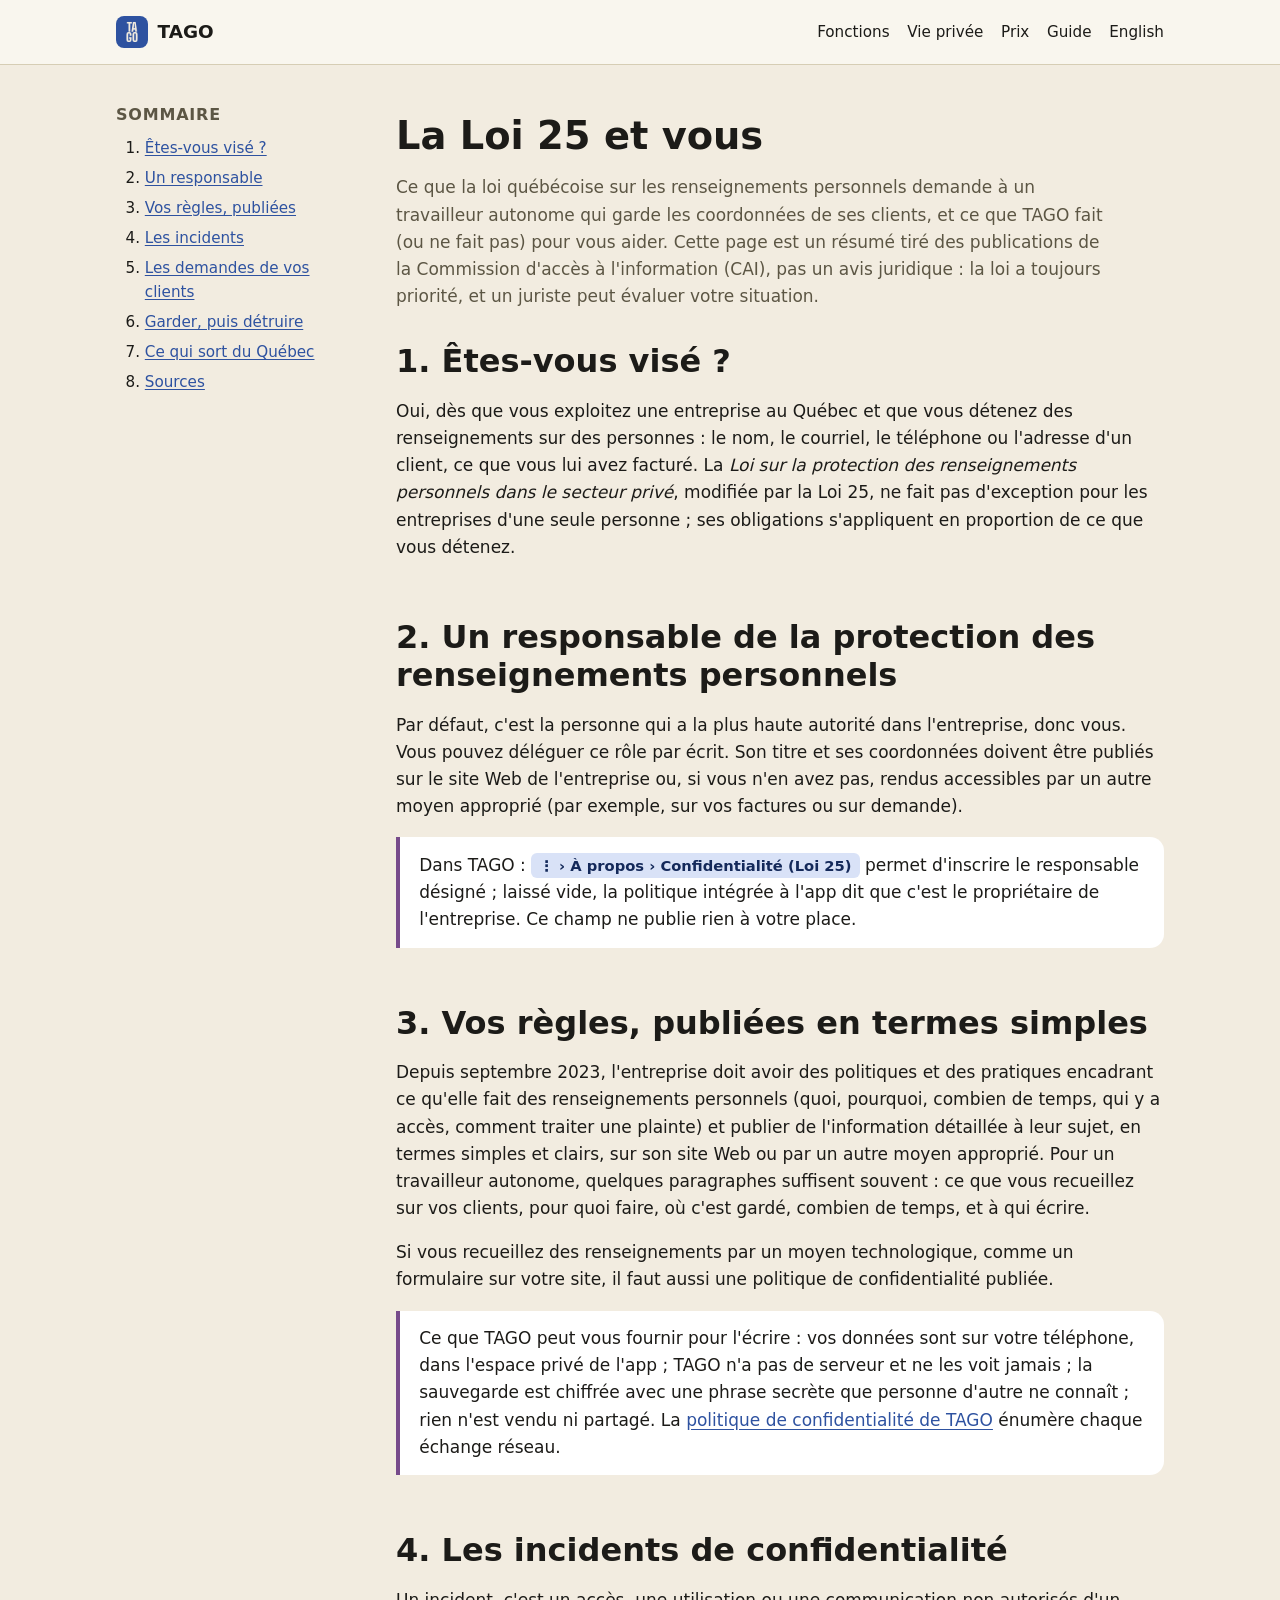
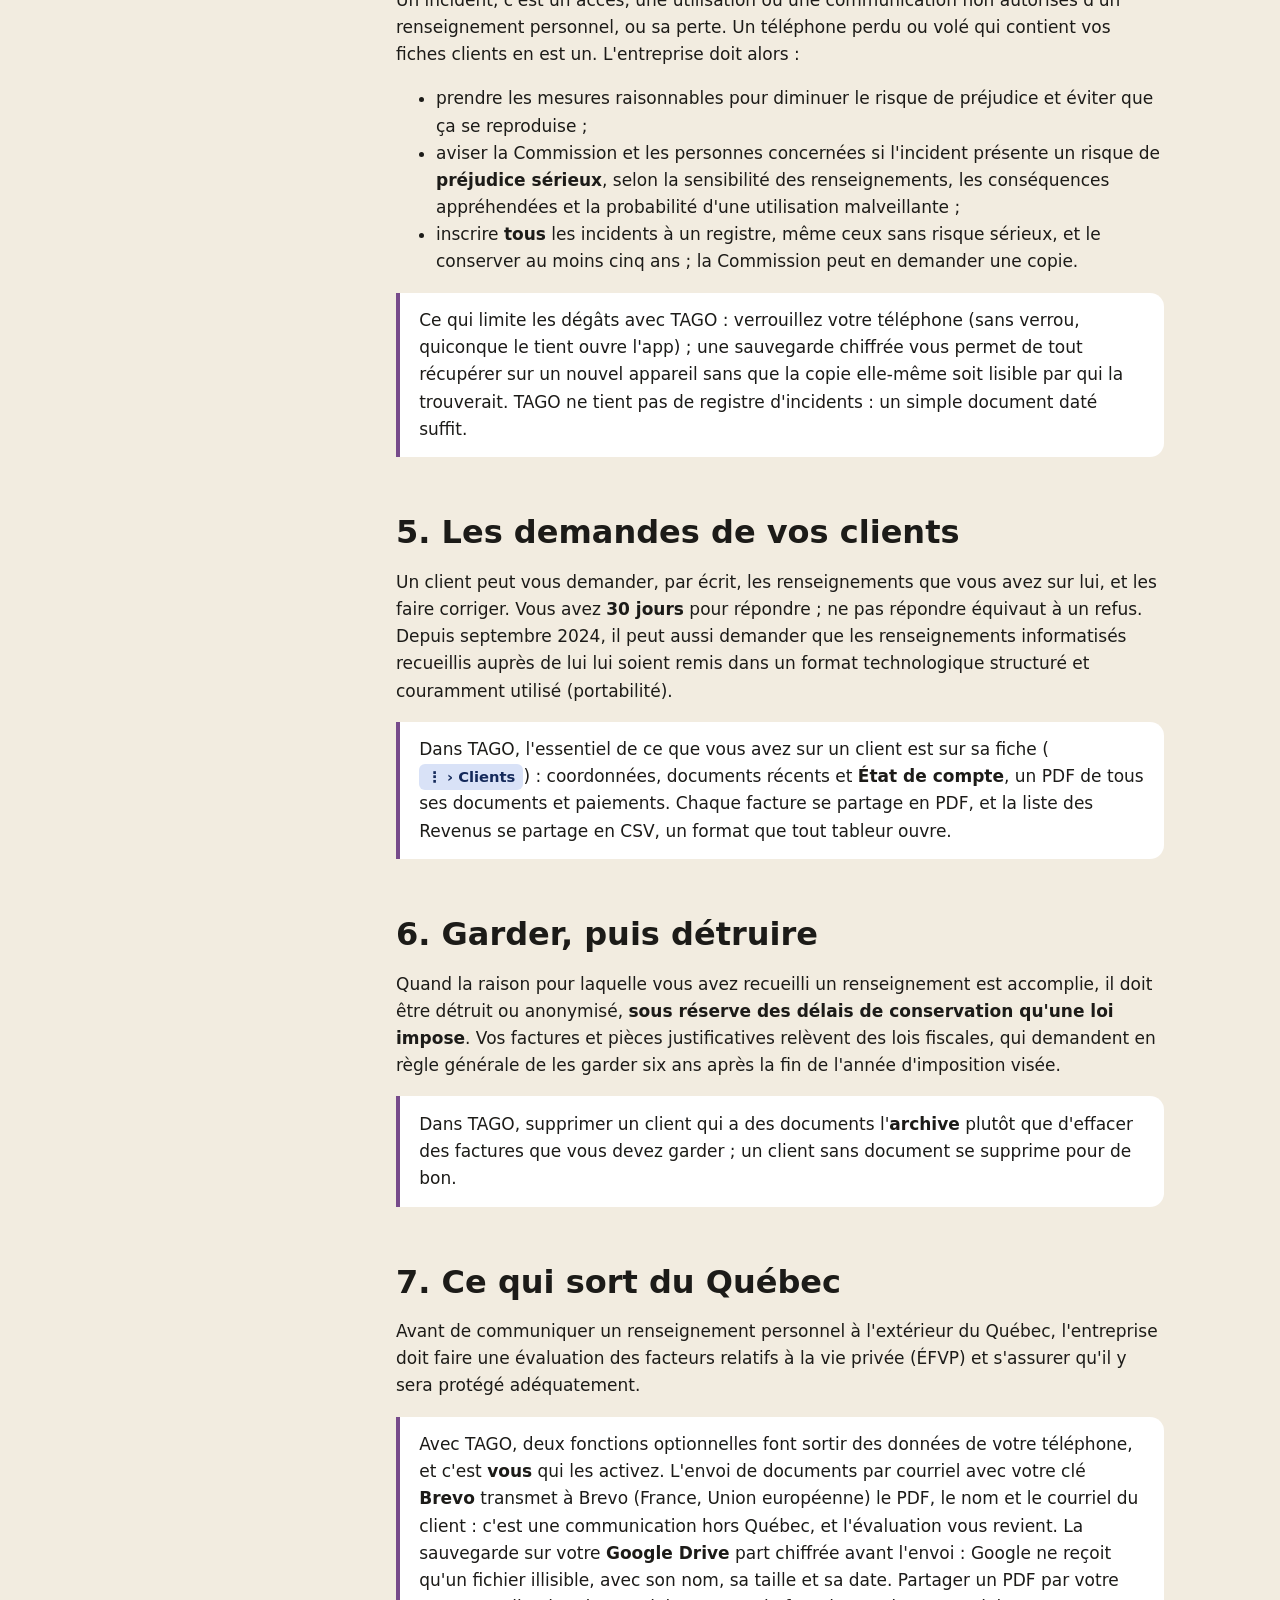
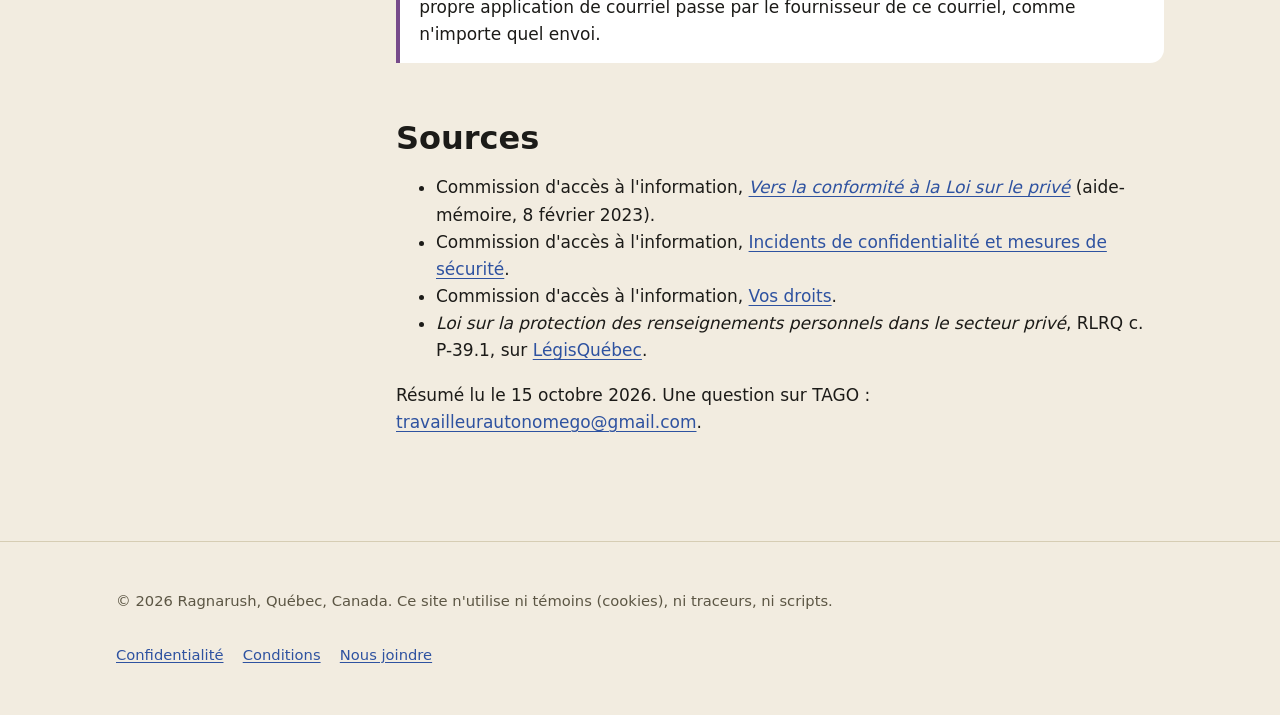
<file: loi-25.html>
<!doctype html>
<html lang="fr-CA">
<head>
  <meta charset="utf-8">
  <meta name="viewport" content="width=device-width, initial-scale=1">
  <meta http-equiv="Content-Security-Policy" content="default-src 'none'; img-src 'self'; style-src 'self'; base-uri 'none'; form-action 'none'">
  <meta name="referrer" content="no-referrer">
  <title>Loi 25 et travailleurs autonomes | TAGO</title>
  <meta name="description" content="Ce que la Loi 25 demande à un travailleur autonome qui garde les coordonnées de ses clients, et ce que TAGO fait pour l'aider.">
  <link rel="canonical" href="https://tagoapp.ca/loi-25.html">
  <meta property="og:type" content="website">
  <meta property="og:site_name" content="TAGO">
  <meta property="og:url" content="https://tagoapp.ca/loi-25.html">
  <meta property="og:title" content="Loi 25 et travailleurs autonomes | TAGO">
  <meta property="og:description" content="Ce que la Loi 25 demande à un travailleur autonome qui garde les coordonnées de ses clients, et ce que TAGO fait pour l'aider.">
  <meta property="og:image" content="https://tagoapp.ca/assets/img/og-fr.jpg">
  <meta property="og:image:width" content="1200">
  <meta property="og:image:height" content="630">
  <meta property="og:image:alt" content="TAGO sur un téléphone : accueil et facture">
  <meta property="og:locale" content="fr_CA">
  <meta property="og:locale:alternate" content="en_CA">
  <meta name="twitter:card" content="summary_large_image">
  <link rel="alternate" hreflang="fr-CA" href="https://tagoapp.ca/loi-25.html">
  <link rel="alternate" hreflang="en-CA" href="https://tagoapp.ca/en/law-25.html">
  <link rel="icon" href="assets/img/favicon-32.png" sizes="32x32">
  <link rel="apple-touch-icon" href="assets/img/apple-touch-icon.png">
  <link rel="stylesheet" href="assets/style.css">
</head>
<body>
  <a class="skip" href="#contenu">Aller au contenu</a>

  <header class="site-header">
    <div class="wrap">
      <a class="brand" href="./"><img src="assets/img/icon-192.png" alt="" width="32" height="32">TAGO</a>
      <nav class="site-nav" aria-label="Navigation principale">
        <a href="./#fonctions">Fonctions</a>
        <a href="./#vie-privee">Vie privée</a>
        <a href="./#prix">Prix</a>
        <a href="guide.html">Guide</a>
        <a href="en/law-25.html" hreflang="en-CA" lang="en-CA">English</a>
      </nav>
    </div>
  </header>

  <div class="wrap guide">
    <nav class="toc" aria-label="Sommaire">
      <h2>Sommaire</h2>
      <ol>
        <li><a href="#vous">Êtes-vous visé ?</a></li>
        <li><a href="#responsable">Un responsable</a></li>
        <li><a href="#politique">Vos règles, publiées</a></li>
        <li><a href="#incidents">Les incidents</a></li>
        <li><a href="#acces">Les demandes de vos clients</a></li>
        <li><a href="#destruction">Garder, puis détruire</a></li>
        <li><a href="#hors-quebec">Ce qui sort du Québec</a></li>
        <li><a href="#sources">Sources</a></li>
      </ol>
    </nav>

    <article id="contenu">
      <h1>La Loi 25 et vous</h1>
      <p class="section-intro">Ce que la loi québécoise sur les renseignements personnels demande à un travailleur autonome qui garde les coordonnées de ses clients, et ce que TAGO fait (ou ne fait pas) pour vous aider. Cette page est un résumé tiré des publications de la Commission d'accès à l'information (CAI), pas un avis juridique : la loi a toujours priorité, et un juriste peut évaluer votre situation.</p>

      <section id="vous">
        <h2>1. Êtes-vous visé ?</h2>
        <p>Oui, dès que vous exploitez une entreprise au Québec et que vous détenez des renseignements sur des personnes : le nom, le courriel, le téléphone ou l'adresse d'un client, ce que vous lui avez facturé. La <em>Loi sur la protection des renseignements personnels dans le secteur privé</em>, modifiée par la Loi 25, ne fait pas d'exception pour les entreprises d'une seule personne ; ses obligations s'appliquent en proportion de ce que vous détenez.</p>
      </section>

      <section id="responsable">
        <h2>2. Un responsable de la protection des renseignements personnels</h2>
        <p>Par défaut, c'est la personne qui a la plus haute autorité dans l'entreprise, donc vous. Vous pouvez déléguer ce rôle par écrit. Son titre et ses coordonnées doivent être publiés sur le site Web de l'entreprise ou, si vous n'en avez pas, rendus accessibles par un autre moyen approprié (par exemple, sur vos factures ou sur demande).</p>
        <div class="tip"><p>Dans TAGO : <span class="path">⋮ › À propos › Confidentialité (Loi 25)</span> permet d'inscrire le responsable désigné ; laissé vide, la politique intégrée à l'app dit que c'est le propriétaire de l'entreprise. Ce champ ne publie rien à votre place.</p></div>
      </section>

      <section id="politique">
        <h2>3. Vos règles, publiées en termes simples</h2>
        <p>Depuis septembre 2023, l'entreprise doit avoir des politiques et des pratiques encadrant ce qu'elle fait des renseignements personnels (quoi, pourquoi, combien de temps, qui y a accès, comment traiter une plainte) et publier de l'information détaillée à leur sujet, en termes simples et clairs, sur son site Web ou par un autre moyen approprié. Pour un travailleur autonome, quelques paragraphes suffisent souvent : ce que vous recueillez sur vos clients, pour quoi faire, où c'est gardé, combien de temps, et à qui écrire.</p>
        <p>Si vous recueillez des renseignements par un moyen technologique, comme un formulaire sur votre site, il faut aussi une politique de confidentialité publiée.</p>
        <div class="tip"><p>Ce que TAGO peut vous fournir pour l'écrire : vos données sont sur votre téléphone, dans l'espace privé de l'app ; TAGO n'a pas de serveur et ne les voit jamais ; la sauvegarde est chiffrée avec une phrase secrète que personne d'autre ne connaît ; rien n'est vendu ni partagé. La <a href="https://ragnarush.github.io/legal/tago/privacy.html">politique de confidentialité de TAGO</a> énumère chaque échange réseau.</p></div>
      </section>

      <section id="incidents">
        <h2>4. Les incidents de confidentialité</h2>
        <p>Un incident, c'est un accès, une utilisation ou une communication non autorisés d'un renseignement personnel, ou sa perte. Un téléphone perdu ou volé qui contient vos fiches clients en est un. L'entreprise doit alors :</p>
        <ul>
          <li>prendre les mesures raisonnables pour diminuer le risque de préjudice et éviter que ça se reproduise ;</li>
          <li>aviser la Commission et les personnes concernées si l'incident présente un risque de <strong>préjudice sérieux</strong>, selon la sensibilité des renseignements, les conséquences appréhendées et la probabilité d'une utilisation malveillante ;</li>
          <li>inscrire <strong>tous</strong> les incidents à un registre, même ceux sans risque sérieux, et le conserver au moins cinq ans ; la Commission peut en demander une copie.</li>
        </ul>
        <div class="tip"><p>Ce qui limite les dégâts avec TAGO : verrouillez votre téléphone (sans verrou, quiconque le tient ouvre l'app) ; une sauvegarde chiffrée vous permet de tout récupérer sur un nouvel appareil sans que la copie elle-même soit lisible par qui la trouverait. TAGO ne tient pas de registre d'incidents : un simple document daté suffit.</p></div>
      </section>

      <section id="acces">
        <h2>5. Les demandes de vos clients</h2>
        <p>Un client peut vous demander, par écrit, les renseignements que vous avez sur lui, et les faire corriger. Vous avez <strong>30 jours</strong> pour répondre ; ne pas répondre équivaut à un refus. Depuis septembre 2024, il peut aussi demander que les renseignements informatisés recueillis auprès de lui lui soient remis dans un format technologique structuré et couramment utilisé (portabilité).</p>
        <div class="tip"><p>Dans TAGO, l'essentiel de ce que vous avez sur un client est sur sa fiche (<span class="path">⋮ › Clients</span>) : coordonnées, documents récents et <strong>État de compte</strong>, un PDF de tous ses documents et paiements. Chaque facture se partage en PDF, et la liste des Revenus se partage en CSV, un format que tout tableur ouvre.</p></div>
      </section>

      <section id="destruction">
        <h2>6. Garder, puis détruire</h2>
        <p>Quand la raison pour laquelle vous avez recueilli un renseignement est accomplie, il doit être détruit ou anonymisé, <strong>sous réserve des délais de conservation qu'une loi impose</strong>. Vos factures et pièces justificatives relèvent des lois fiscales, qui demandent en règle générale de les garder six ans après la fin de l'année d'imposition visée.</p>
        <div class="tip"><p>Dans TAGO, supprimer un client qui a des documents l'<strong>archive</strong> plutôt que d'effacer des factures que vous devez garder ; un client sans document se supprime pour de bon.</p></div>
      </section>

      <section id="hors-quebec">
        <h2>7. Ce qui sort du Québec</h2>
        <p>Avant de communiquer un renseignement personnel à l'extérieur du Québec, l'entreprise doit faire une évaluation des facteurs relatifs à la vie privée (ÉFVP) et s'assurer qu'il y sera protégé adéquatement.</p>
        <div class="tip"><p>Avec TAGO, deux fonctions optionnelles font sortir des données de votre téléphone, et c'est <strong>vous</strong> qui les activez. L'envoi de documents par courriel avec votre clé <strong>Brevo</strong> transmet à Brevo (France, Union européenne) le PDF, le nom et le courriel du client : c'est une communication hors Québec, et l'évaluation vous revient. La sauvegarde sur votre <strong>Google Drive</strong> part chiffrée avant l'envoi : Google ne reçoit qu'un fichier illisible, avec son nom, sa taille et sa date. Partager un PDF par votre propre application de courriel passe par le fournisseur de ce courriel, comme n'importe quel envoi.</p></div>
      </section>

      <section id="sources">
        <h2>Sources</h2>
        <ul>
          <li>Commission d'accès à l'information, <a href="https://www.cai.gouv.qc.ca/uploads/pdfs/CAI_GU_Responsabilites_Entreprises.pdf"><em>Vers la conformité à la Loi sur le privé</em></a> (aide-mémoire, 8 février 2023).</li>
          <li>Commission d'accès à l'information, <a href="https://www.cai.gouv.qc.ca/protection-renseignements-personnels/information-entreprises-privees/incidents-confidentialite-mesures-securite-entreprises">Incidents de confidentialité et mesures de sécurité</a>.</li>
          <li>Commission d'accès à l'information, <a href="https://www.cai.gouv.qc.ca/protection-renseignements-personnels/citoyens-protection-renseignements-personnels/acces-et-protection-renseignements-personnels">Vos droits</a>.</li>
          <li><em>Loi sur la protection des renseignements personnels dans le secteur privé</em>, RLRQ c. P-39.1, sur <a href="https://www.legisquebec.gouv.qc.ca/fr/document/lc/P-39.1">LégisQuébec</a>.</li>
        </ul>
        <p>Résumé lu le 15 octobre 2026. Une question sur TAGO : <a href="mailto:travailleurautonomego@gmail.com">travailleurautonomego@gmail.com</a>.</p>
      </section>
    </article>
  </div>

  <footer class="site-footer">
    <div class="wrap">
      <p>© 2026 Ragnarush, Québec, Canada. Ce site n'utilise ni témoins (cookies), ni traceurs, ni scripts.</p>
      <ul>
        <li><a href="https://ragnarush.github.io/legal/tago/privacy.html">Confidentialité</a></li>
        <li><a href="https://ragnarush.github.io/legal/tago/terms.html">Conditions</a></li>
        <li><a href="mailto:travailleurautonomego@gmail.com">Nous joindre</a></li>
      </ul>
    </div>
  </footer>
</body>
</html>
</file>
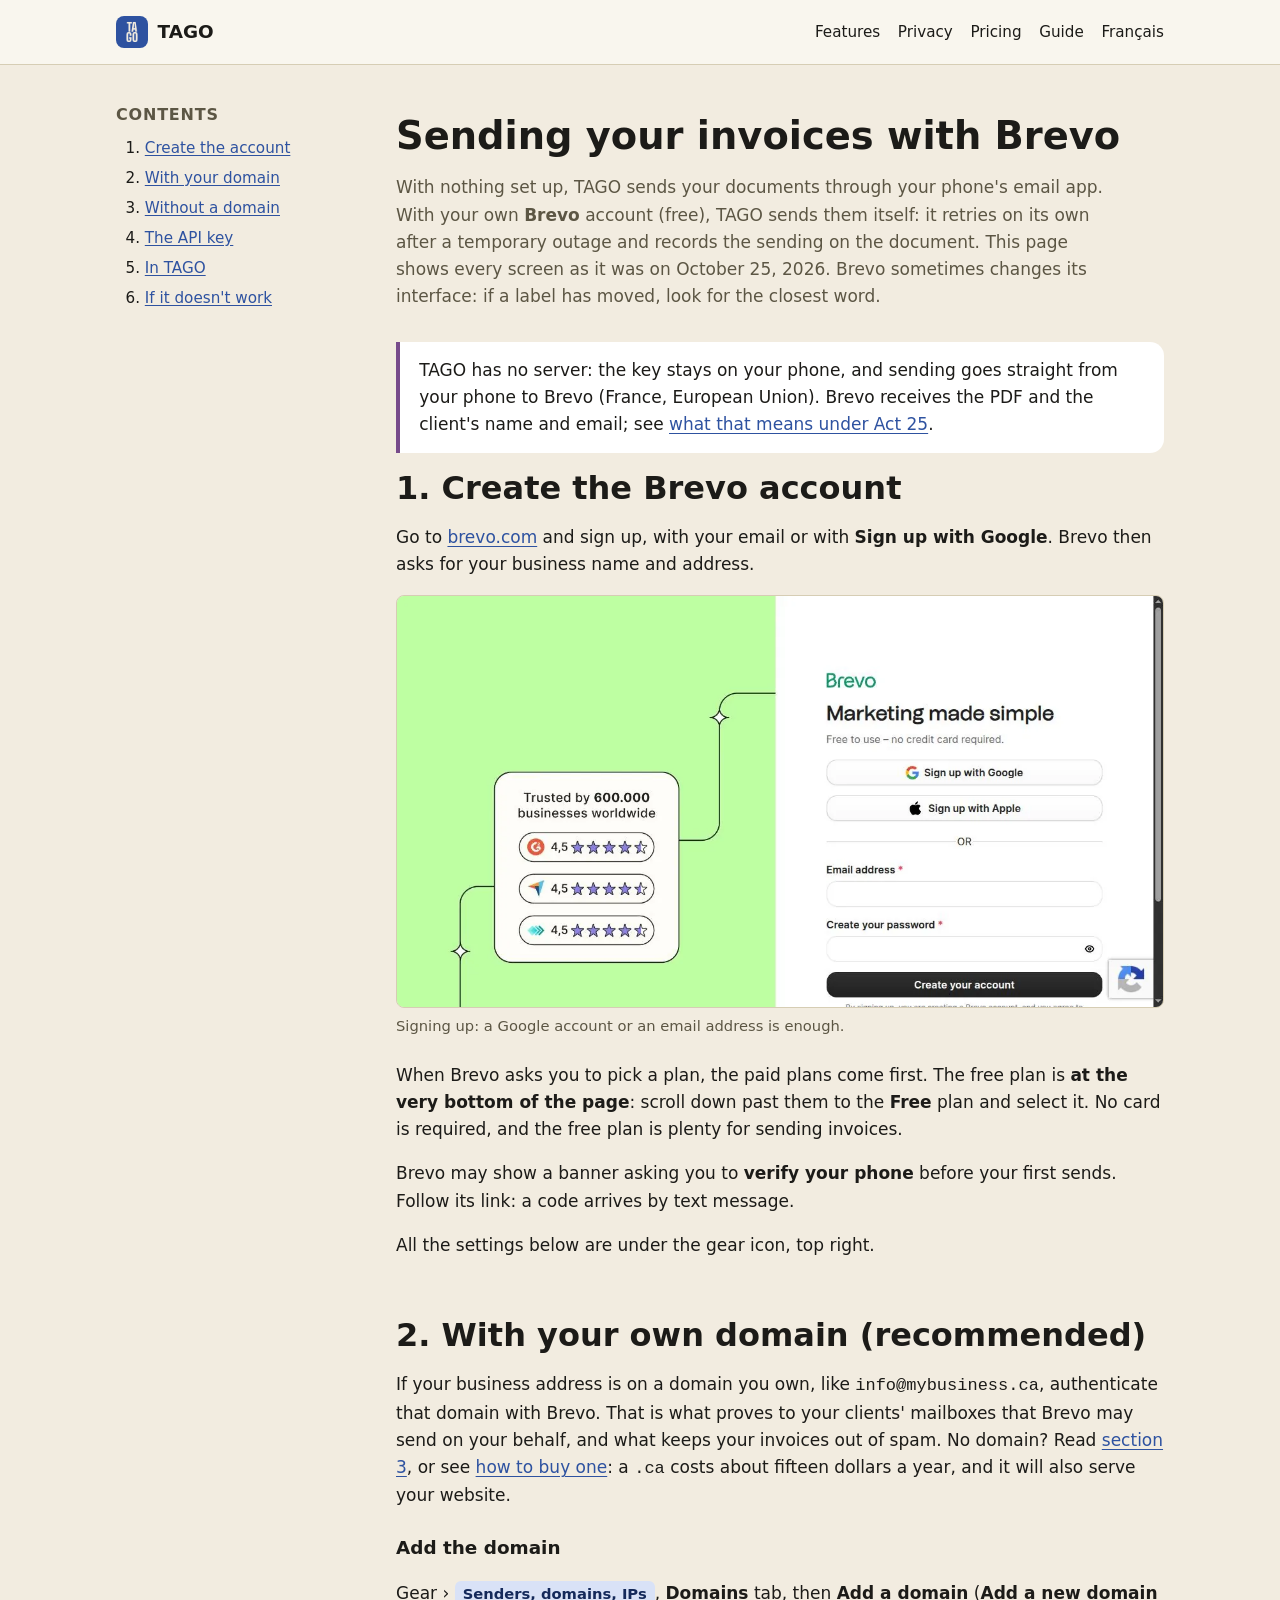
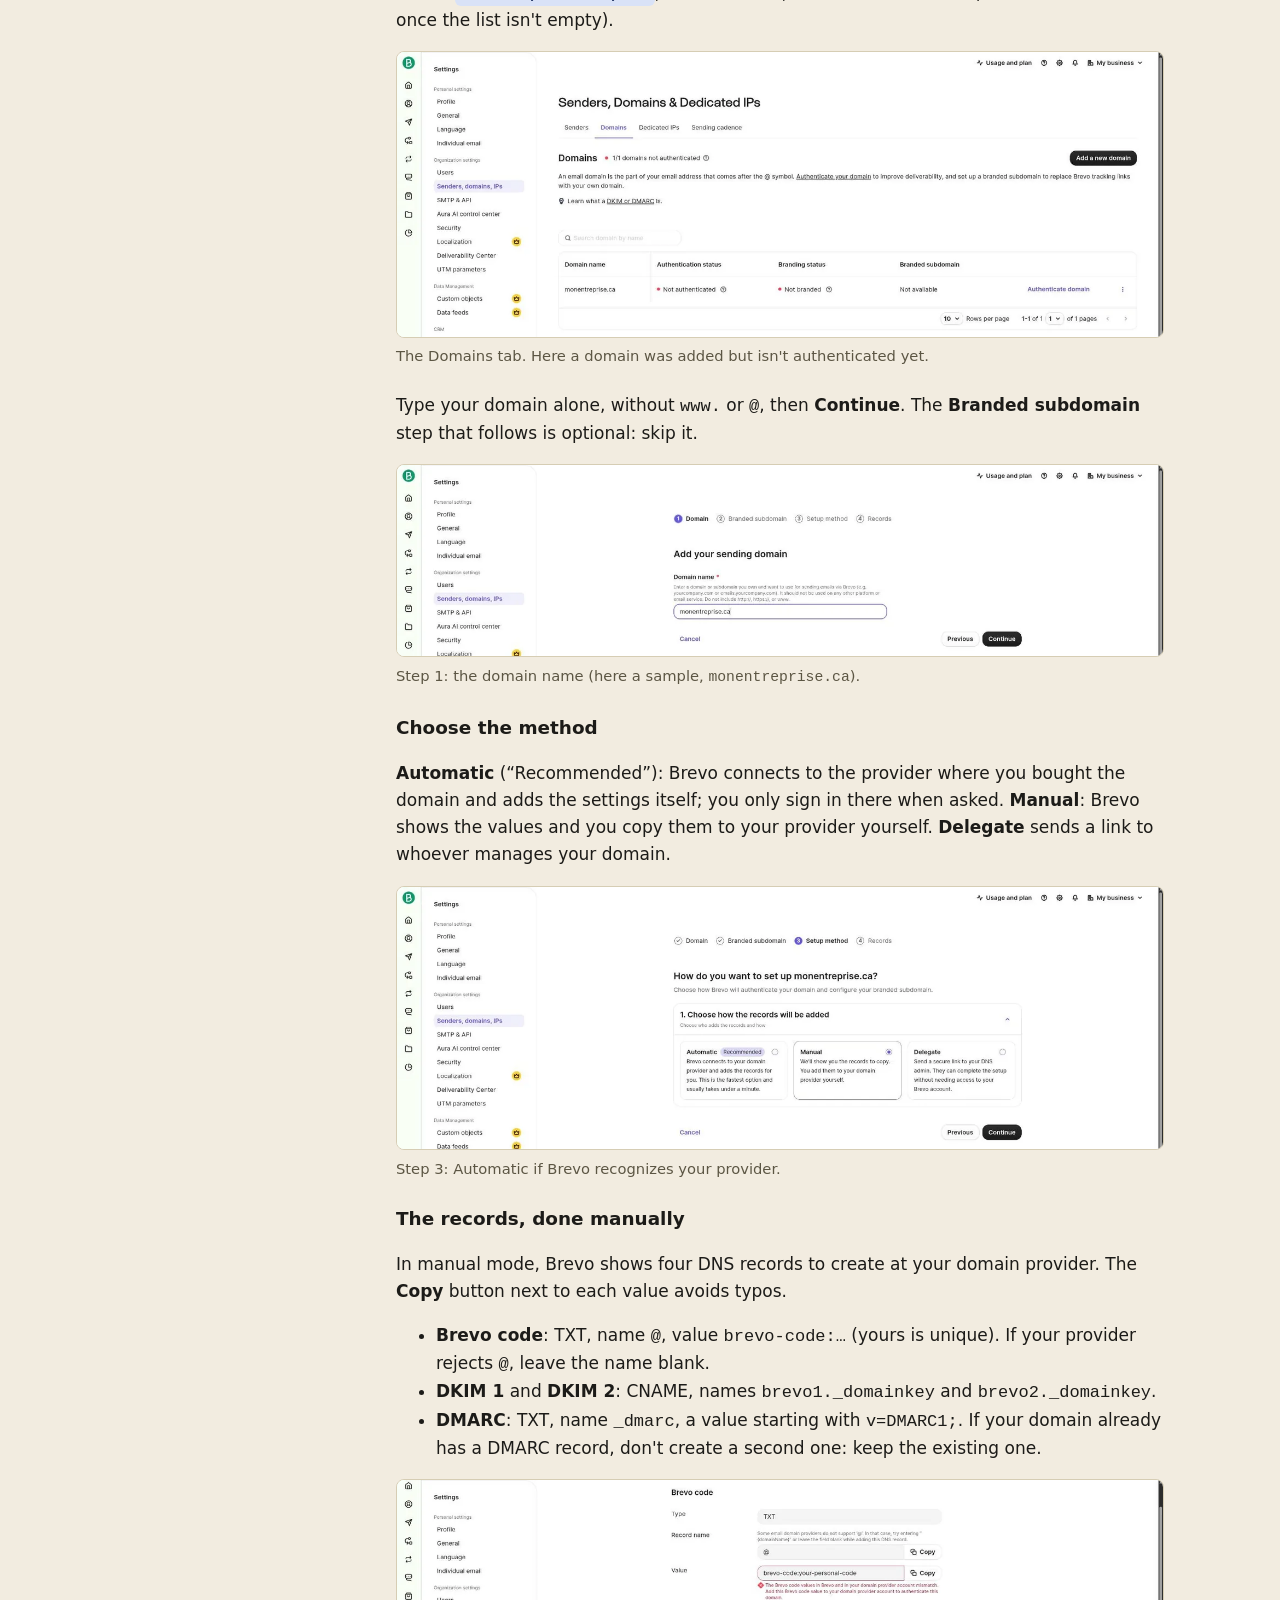
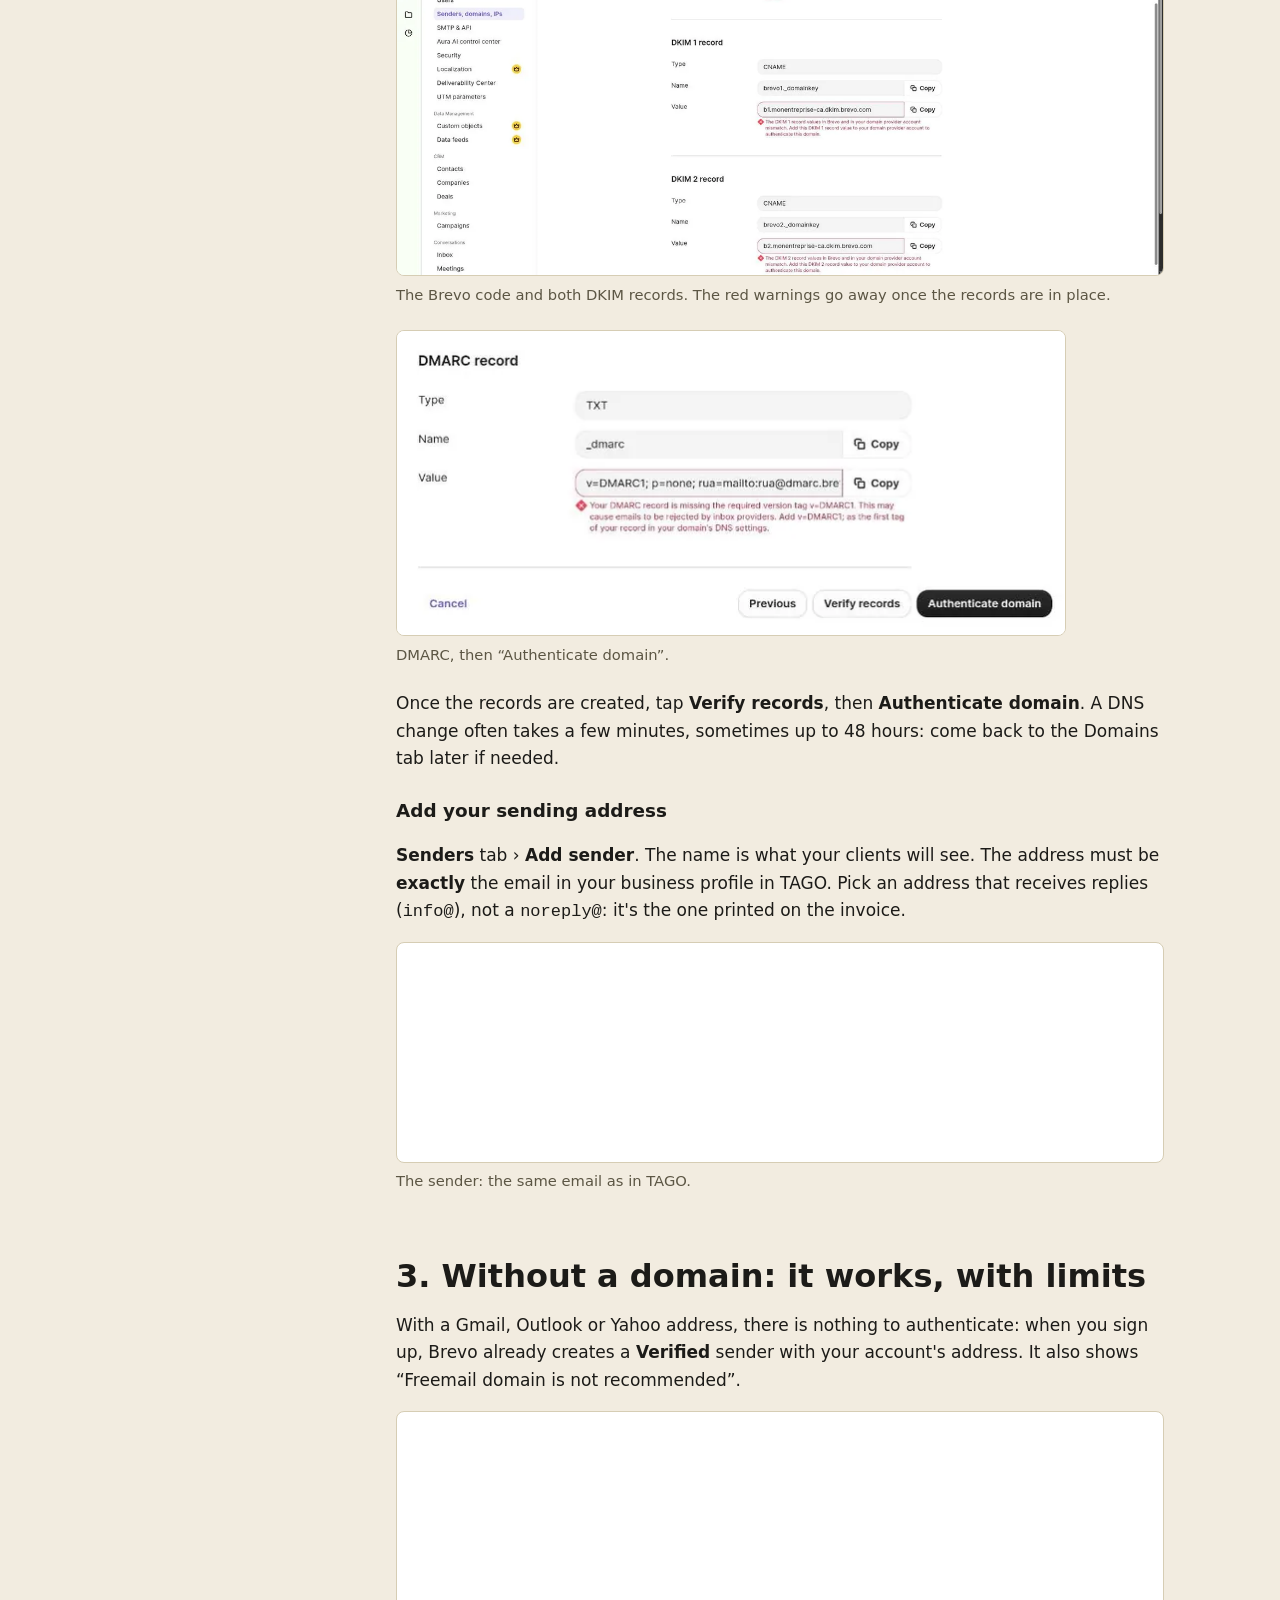
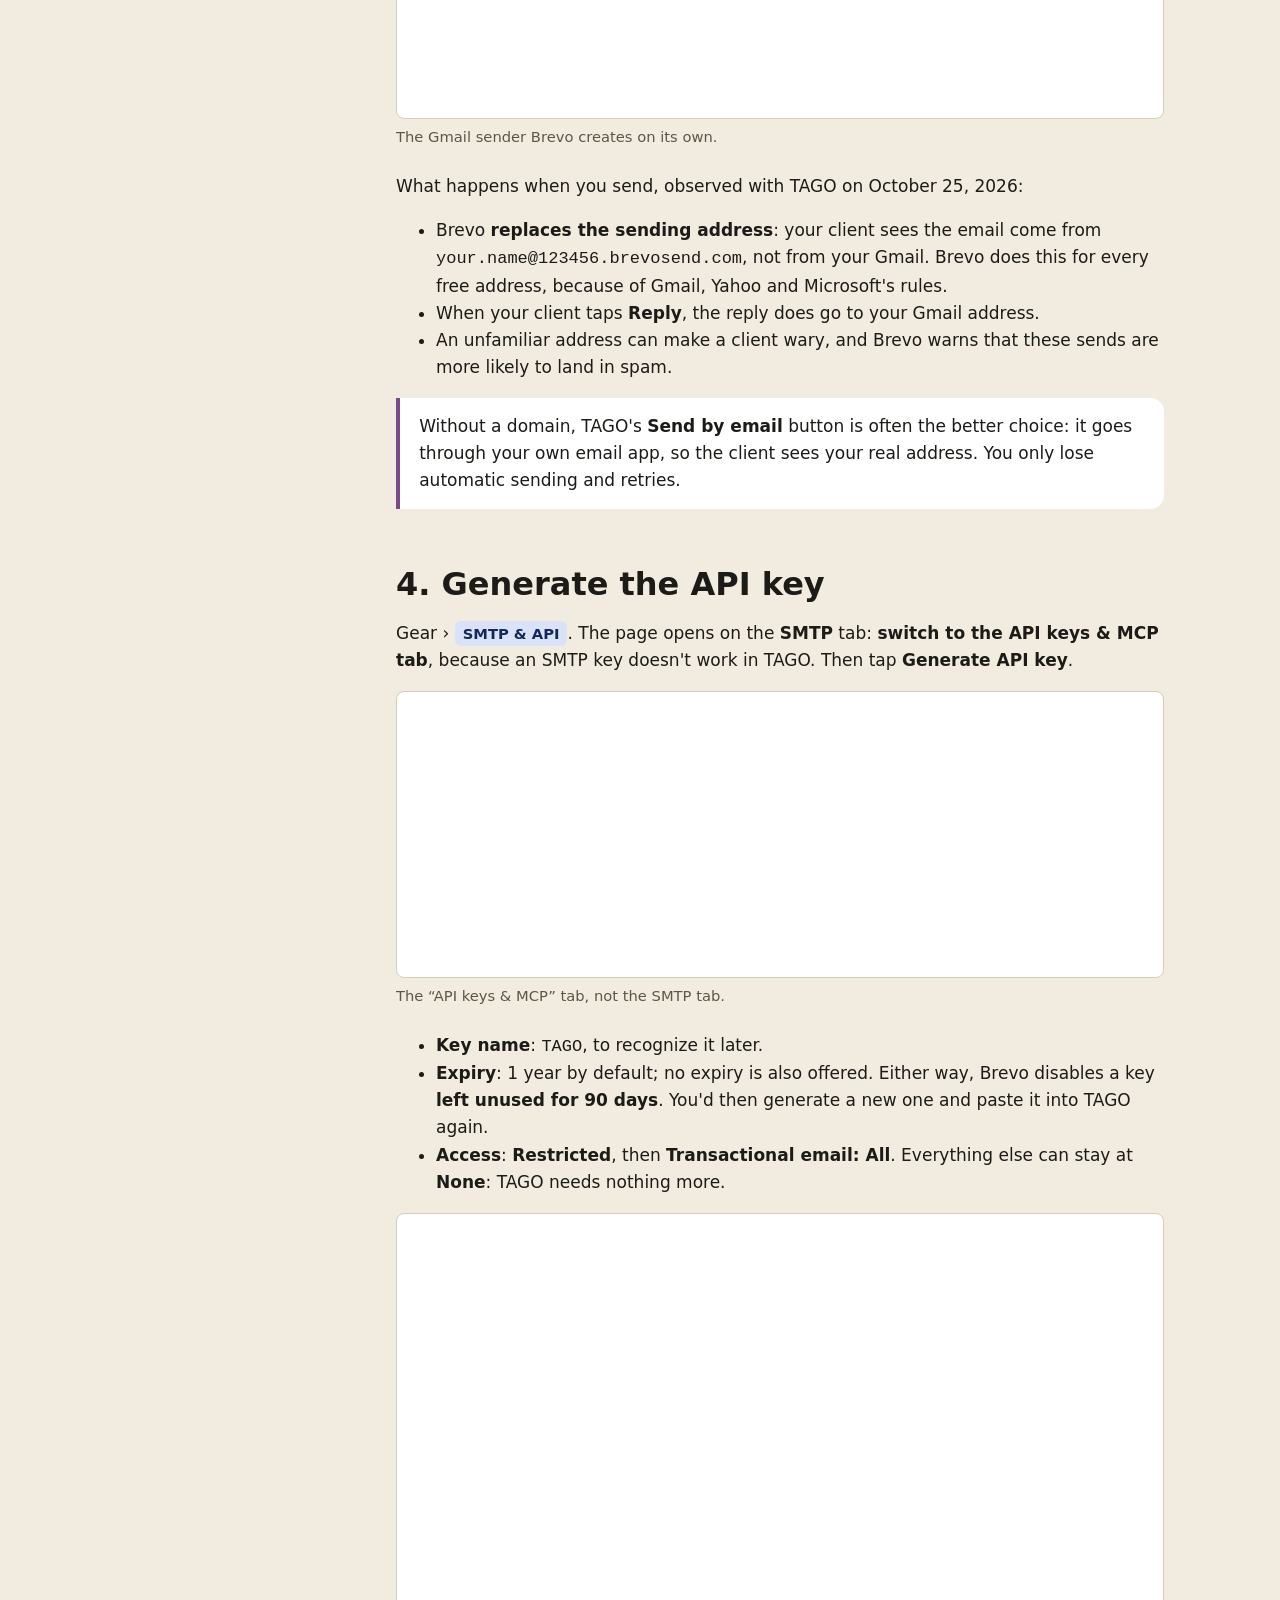
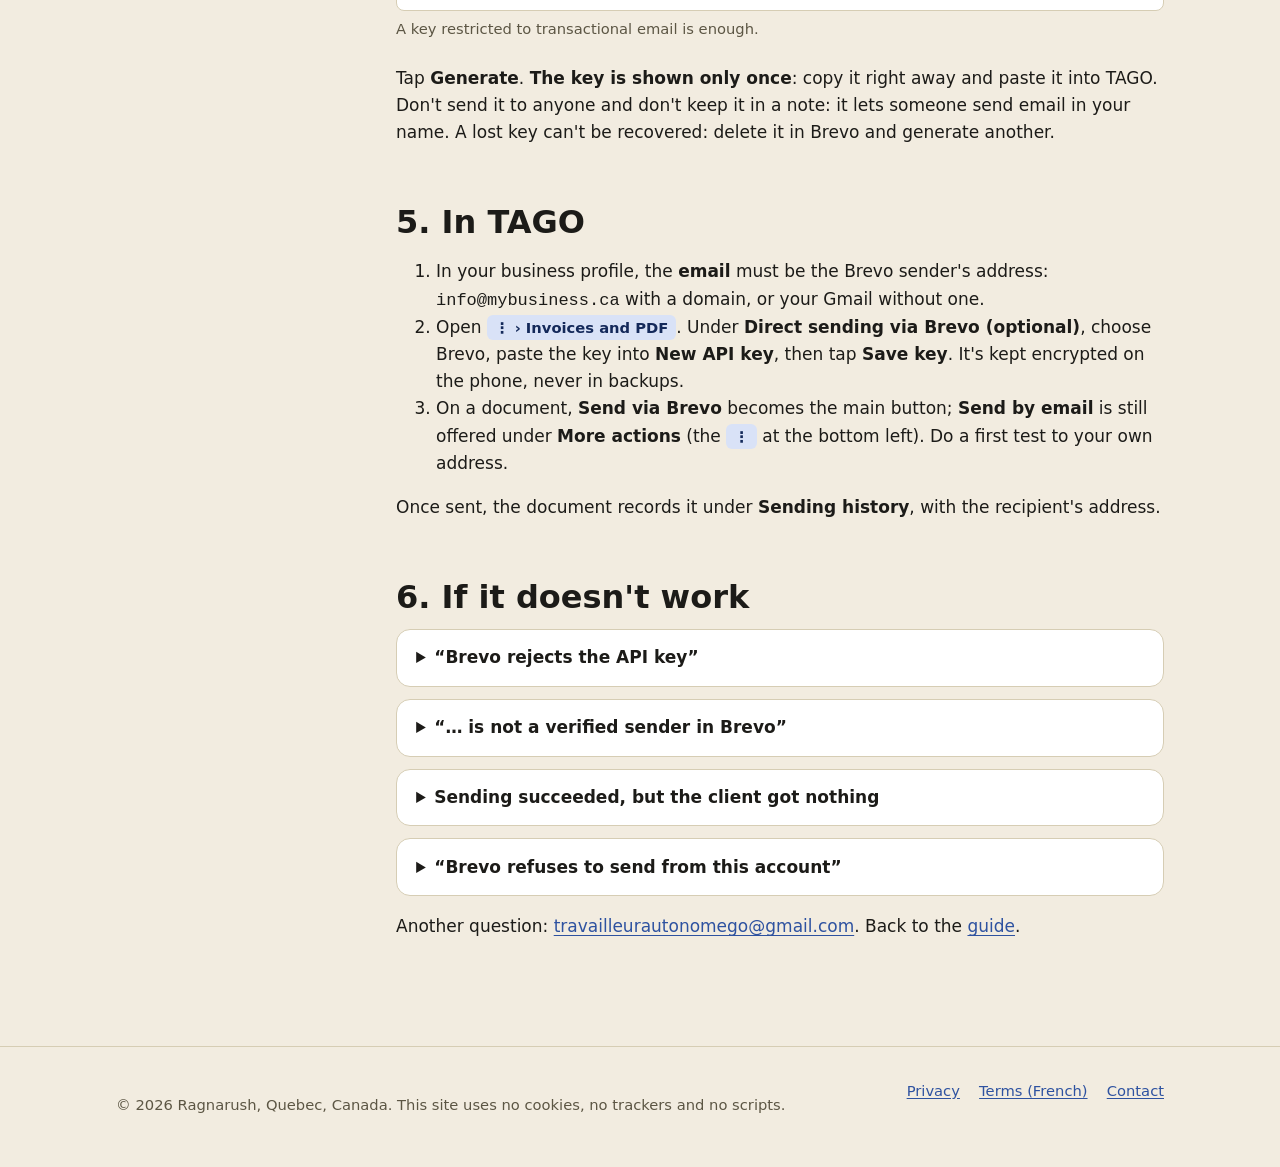
<file: en/brevo.html>
<!doctype html>
<html lang="en-CA">
<head>
  <meta charset="utf-8">
  <meta name="viewport" content="width=device-width, initial-scale=1">
  <meta http-equiv="Content-Security-Policy" content="default-src 'none'; img-src 'self'; style-src 'self'; base-uri 'none'; form-action 'none'">
  <meta name="referrer" content="no-referrer">
  <title>Sending your invoices with Brevo | TAGO</title>
  <meta name="description" content="Create a free Brevo account, authenticate your domain and generate the API key that lets TAGO send your invoices itself. Illustrated walkthrough.">
  <link rel="canonical" href="https://tagoapp.ca/en/brevo.html">
  <meta property="og:type" content="website">
  <meta property="og:site_name" content="TAGO">
  <meta property="og:url" content="https://tagoapp.ca/en/brevo.html">
  <meta property="og:title" content="Sending your invoices with Brevo | TAGO">
  <meta property="og:description" content="Create a free Brevo account, authenticate your domain and generate the API key that lets TAGO send your invoices itself. Illustrated walkthrough.">
  <meta property="og:image" content="https://tagoapp.ca/assets/img/og-en.jpg">
  <meta property="og:image:width" content="1200">
  <meta property="og:image:height" content="630">
  <meta property="og:image:alt" content="TAGO on a phone: home screen and invoice">
  <meta property="og:locale" content="en_CA">
  <meta property="og:locale:alternate" content="fr_CA">
  <meta name="twitter:card" content="summary_large_image">
  <link rel="alternate" hreflang="fr-CA" href="https://tagoapp.ca/brevo.html">
  <link rel="alternate" hreflang="en-CA" href="https://tagoapp.ca/en/brevo.html">
  <link rel="icon" href="../assets/img/favicon-32.png" sizes="32x32">
  <link rel="apple-touch-icon" href="../assets/img/apple-touch-icon.png">
  <link rel="stylesheet" href="../assets/style.css">
</head>
<body>
  <a class="skip" href="#content">Skip to content</a>

  <header class="site-header">
    <div class="wrap">
      <a class="brand" href="./"><img src="../assets/img/icon-192.png" alt="" width="32" height="32">TAGO</a>
      <nav class="site-nav" aria-label="Main navigation">
        <a href="./#features">Features</a>
        <a href="./#privacy">Privacy</a>
        <a href="./#pricing">Pricing</a>
        <a href="guide.html">Guide</a>
        <a href="../brevo.html" hreflang="fr-CA" lang="fr-CA">Français</a>
      </nav>
    </div>
  </header>

  <div class="wrap guide">
    <nav class="toc" aria-label="Contents">
      <h2>Contents</h2>
      <ol>
        <li><a href="#account">Create the account</a></li>
        <li><a href="#with-domain">With your domain</a></li>
        <li><a href="#without-domain">Without a domain</a></li>
        <li><a href="#api-key">The API key</a></li>
        <li><a href="#in-tago">In TAGO</a></li>
        <li><a href="#trouble">If it doesn't work</a></li>
      </ol>
    </nav>

    <article id="content">
      <h1>Sending your invoices with Brevo</h1>
      <p class="section-intro">With nothing set up, TAGO sends your documents through your phone's email app. With your own <strong>Brevo</strong> account (free), TAGO sends them itself: it retries on its own after a temporary outage and records the sending on the document. This page shows every screen as it was on October 25, 2026. Brevo sometimes changes its interface: if a label has moved, look for the closest word.</p>
      <div class="tip"><p>TAGO has no server: the key stays on your phone, and sending goes straight from your phone to Brevo (France, European Union). Brevo receives the PDF and the client's name and email; see <a href="law-25.html#hors-quebec">what that means under Act 25</a>.</p></div>

      <section id="account">
        <h2>1. Create the Brevo account</h2>
        <p>Go to <a href="https://www.brevo.com/">brevo.com</a> and sign up, with your email or with <strong>Sign up with Google</strong>. Brevo then asks for your business name and address.</p>
        <figure>
          <img src="../assets/img/brevo-01-en.webp" width="1200" height="643" alt="Brevo sign-up page: Sign up with Google button, or email and password fields." loading="lazy">
          <figcaption>Signing up: a Google account or an email address is enough.</figcaption>
        </figure>
        <p>When Brevo asks you to pick a plan, the paid plans come first. The free plan is <strong>at the very bottom of the page</strong>: scroll down past them to the <strong>Free</strong> plan and select it. No card is required, and the free plan is plenty for sending invoices.</p>
        <p>Brevo may show a banner asking you to <strong>verify your phone</strong> before your first sends. Follow its link: a code arrives by text message.</p>
        <p>All the settings below are under the gear icon, top right.</p>
      </section>

      <section id="with-domain">
        <h2>2. With your own domain (recommended)</h2>
        <p>If your business address is on a domain you own, like <code>info@mybusiness.ca</code>, authenticate that domain with Brevo. That is what proves to your clients' mailboxes that Brevo may send on your behalf, and what keeps your invoices out of spam. No domain? Read <a href="#without-domain">section 3</a>, or see <a href="domain.html">how to buy one</a>: a <code>.ca</code> costs about fifteen dollars a year, and it will also serve your website.</p>
        <h3>Add the domain</h3>
        <p>Gear › <span class="path">Senders, domains, IPs</span>, <strong>Domains</strong> tab, then <strong>Add a domain</strong> (<strong>Add a new domain</strong> once the list isn't empty).</p>
        <figure>
          <img src="../assets/img/brevo-04-en.webp" width="1400" height="520" alt="Senders, Domains &amp; Dedicated IPs page, Domains tab, with a not-yet-authenticated domain and the Add a new domain button." loading="lazy">
          <figcaption>The Domains tab. Here a domain was added but isn't authenticated yet.</figcaption>
        </figure>
        <p>Type your domain alone, without <code>www.</code> or <code>@</code>, then <strong>Continue</strong>. The <strong>Branded subdomain</strong> step that follows is optional: skip it.</p>
        <figure>
          <img src="../assets/img/brevo-05-en.webp" width="1400" height="350" alt="Step 1, Add your sending domain: the Domain name field contains a sample domain." loading="lazy">
          <figcaption>Step 1: the domain name (here a sample, <code>monentreprise.ca</code>).</figcaption>
        </figure>
        <h3>Choose the method</h3>
        <p><strong>Automatic</strong> (“Recommended”): Brevo connects to the provider where you bought the domain and adds the settings itself; you only sign in there when asked. <strong>Manual</strong>: Brevo shows the values and you copy them to your provider yourself. <strong>Delegate</strong> sends a link to whoever manages your domain.</p>
        <figure>
          <img src="../assets/img/brevo-06-en.webp" width="1400" height="480" alt="Step 3, Setup method: three choices, Automatic (Recommended), Manual and Delegate." loading="lazy">
          <figcaption>Step 3: Automatic if Brevo recognizes your provider.</figcaption>
        </figure>
        <h3>The records, done manually</h3>
        <p>In manual mode, Brevo shows four DNS records to create at your domain provider. The <strong>Copy</strong> button next to each value avoids typos.</p>
        <ul>
          <li><strong>Brevo code</strong>: TXT, name <code>@</code>, value <code>brevo-code:…</code> (yours is unique). If your provider rejects <code>@</code>, leave the name blank.</li>
          <li><strong>DKIM 1</strong> and <strong>DKIM 2</strong>: CNAME, names <code>brevo1._domainkey</code> and <code>brevo2._domainkey</code>.</li>
          <li><strong>DMARC</strong>: TXT, name <code>_dmarc</code>, a value starting with <code>v=DMARC1;</code>. If your domain already has a DMARC record, don't create a second one: keep the existing one.</li>
        </ul>
        <figure>
          <img src="../assets/img/brevo-07-en.webp" width="1400" height="723" alt="Step 4, Records: Brevo code (TXT, @), DKIM 1 and DKIM 2 records (CNAME), each with a Copy button." loading="lazy">
          <figcaption>The Brevo code and both DKIM records. The red warnings go away once the records are in place.</figcaption>
        </figure>
        <figure>
          <img src="../assets/img/brevo-08-en.webp" width="670" height="305" alt="DMARC record (TXT, _dmarc), then the Verify records and Authenticate domain buttons." loading="lazy">
          <figcaption>DMARC, then “Authenticate domain”.</figcaption>
        </figure>
        <p>Once the records are created, tap <strong>Verify records</strong>, then <strong>Authenticate domain</strong>. A DNS change often takes a few minutes, sometimes up to 48 hours: come back to the Domains tab later if needed.</p>
        <h3>Add your sending address</h3>
        <p><strong>Senders</strong> tab › <strong>Add sender</strong>. The name is what your clients will see. The address must be <strong>exactly</strong> the email in your business profile in TAGO. Pick an address that receives replies (<code>info@</code>), not a <code>noreply@</code>: it's the one printed on the invoice.</p>
        <figure>
          <img src="../assets/img/brevo-09-en.webp" width="1400" height="400" alt="Add Sender form: From Name My business, From Email with a sample address, Add sender button." loading="lazy">
          <figcaption>The sender: the same email as in TAGO.</figcaption>
        </figure>
      </section>

      <section id="without-domain">
        <h2>3. Without a domain: it works, with limits</h2>
        <p>With a Gmail, Outlook or Yahoo address, there is nothing to authenticate: when you sign up, Brevo already creates a <strong>Verified</strong> sender with your account's address. It also shows “Freemail domain is not recommended”.</p>
        <figure>
          <img src="../assets/img/brevo-03-en.webp" width="1400" height="560" alt="Senders tab: My business &lt;your.name@gmail.com&gt;, Verified, with the DMARC warning Freemail domain is not recommended." loading="lazy">
          <figcaption>The Gmail sender Brevo creates on its own.</figcaption>
        </figure>
        <p>What happens when you send, observed with TAGO on October 25, 2026:</p>
        <ul>
          <li>Brevo <strong>replaces the sending address</strong>: your client sees the email come from <code>your.name@123456.brevosend.com</code>, not from your Gmail. Brevo does this for every free address, because of Gmail, Yahoo and Microsoft's rules.</li>
          <li>When your client taps <strong>Reply</strong>, the reply does go to your Gmail address.</li>
          <li>An unfamiliar address can make a client wary, and Brevo warns that these sends are more likely to land in spam.</li>
        </ul>
        <div class="tip"><p>Without a domain, TAGO's <strong>Send by email</strong> button is often the better choice: it goes through your own email app, so the client sees your real address. You only lose automatic sending and retries.</p></div>
      </section>

      <section id="api-key">
        <h2>4. Generate the API key</h2>
        <p>Gear › <span class="path">SMTP &amp; API</span>. The page opens on the <strong>SMTP</strong> tab: <strong>switch to the API keys &amp; MCP tab</strong>, because an SMTP key doesn't work in TAGO. Then tap <strong>Generate API key</strong>.</p>
        <figure>
          <img src="../assets/img/brevo-10-en.webp" width="1400" height="520" alt="SMTP &amp; API page, API keys &amp; MCP tab selected, with the Generate API key button top right and one restricted key named TAGO." loading="lazy">
          <figcaption>The “API keys &amp; MCP” tab, not the SMTP tab.</figcaption>
        </figure>
        <ul>
          <li><strong>Key name</strong>: <code>TAGO</code>, to recognize it later.</li>
          <li><strong>Expiry</strong>: 1 year by default; no expiry is also offered. Either way, Brevo disables a key <strong>left unused for 90 days</strong>. You'd then generate a new one and paste it into TAGO again.</li>
          <li><strong>Access</strong>: <strong>Restricted</strong>, then <strong>Transactional email: All</strong>. Everything else can stay at <strong>None</strong>: TAGO needs nothing more.</li>
        </ul>
        <figure>
          <img src="../assets/img/brevo-11-en.webp" width="1400" height="723" alt="Generate new API Key form: name TAGO, expiry 1 year, Restricted access, Transactional email set to All." loading="lazy">
          <figcaption>A key restricted to transactional email is enough.</figcaption>
        </figure>
        <p>Tap <strong>Generate</strong>. <strong>The key is shown only once</strong>: copy it right away and paste it into TAGO. Don't send it to anyone and don't keep it in a note: it lets someone send email in your name. A lost key can't be recovered: delete it in Brevo and generate another.</p>
      </section>

      <section id="in-tago">
        <h2>5. In TAGO</h2>
        <ol>
          <li>In your business profile, the <strong>email</strong> must be the Brevo sender's address: <code>info@mybusiness.ca</code> with a domain, or your Gmail without one.</li>
          <li>Open <span class="path">⋮ › Invoices and PDF</span>. Under <strong>Direct sending via Brevo (optional)</strong>, choose Brevo, paste the key into <strong>New API key</strong>, then tap <strong>Save key</strong>. It's kept encrypted on the phone, never in backups.</li>
          <li>On a document, <strong>Send via Brevo</strong> becomes the main button; <strong>Send by email</strong> is still offered under <strong>More actions</strong> (the <span class="path">⋮</span> at the bottom left). Do a first test to your own address.</li>
        </ol>
        <p>Once sent, the document records it under <strong>Sending history</strong>, with the recipient's address.</p>
      </section>

      <section id="trouble">
        <h2>6. If it doesn't work</h2>
        <details>
          <summary>“Brevo rejects the API key”</summary>
          <div><p>The key was miscopied, deleted or has expired: past its expiry date, or after 90 days without sending. Check that it comes from the <strong>API keys &amp; MCP</strong> tab and not the SMTP tab, then generate a new one if needed.</p></div>
        </details>
        <details>
          <summary>“… is not a verified sender in Brevo”</summary>
          <div><p>The email in your TAGO business profile matches no verified sender and no authenticated domain at Brevo. Compare the two letter by letter. With a domain, wait until the Domains tab shows it authenticated.</p></div>
        </details>
        <details>
          <summary>Sending succeeded, but the client got nothing</summary>
          <div><p>Brevo accepted the email, but the client's mailbox most likely filed it as spam. Ask them to check that folder. If it keeps happening, it's almost always a domain issue: see <a href="#with-domain">section 2</a>.</p></div>
        </details>
        <details>
          <summary>“Brevo refuses to send from this account”</summary>
          <div><p>Brevo is blocking the account itself. A new account sometimes has to verify its phone number before its first sends: look for the banner at the top of Brevo's dashboard. If you turned on blocking of unauthorized IP addresses for API keys (Security), turn it off: a phone's IP address changes all the time.</p></div>
        </details>
        <p>Another question: <a href="mailto:travailleurautonomego@gmail.com">travailleurautonomego@gmail.com</a>. Back to the <a href="guide.html#send">guide</a>.</p>
      </section>
    </article>
  </div>

  <footer class="site-footer">
    <div class="wrap">
      <p>© 2026 Ragnarush, Quebec, Canada. This site uses no cookies, no trackers and no scripts.</p>
      <ul>
        <li><a href="https://ragnarush.github.io/legal/tago/privacy-en.html">Privacy</a></li>
        <li><a href="https://ragnarush.github.io/legal/tago/terms.html" hreflang="fr-CA">Terms (French)</a></li>
        <li><a href="mailto:travailleurautonomego@gmail.com">Contact</a></li>
      </ul>
    </div>
  </footer>
</body>
</html>
</file>
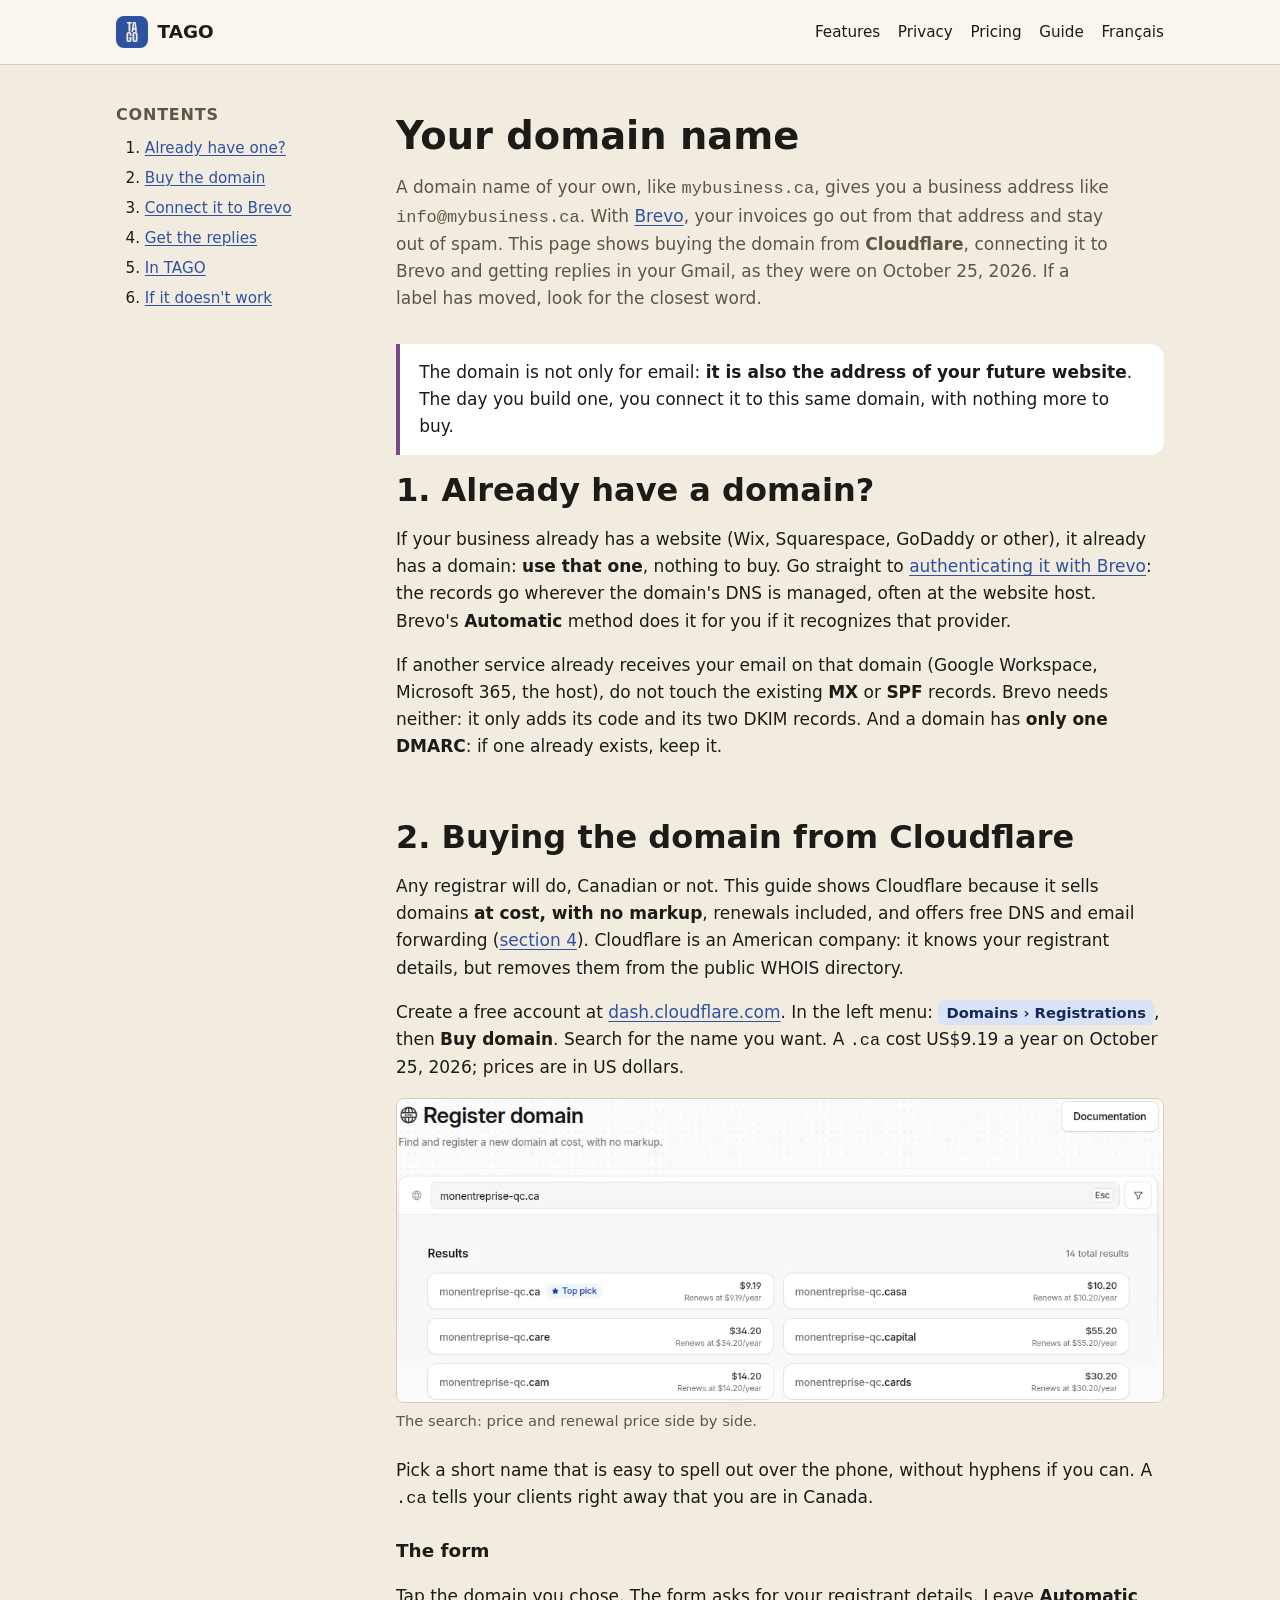
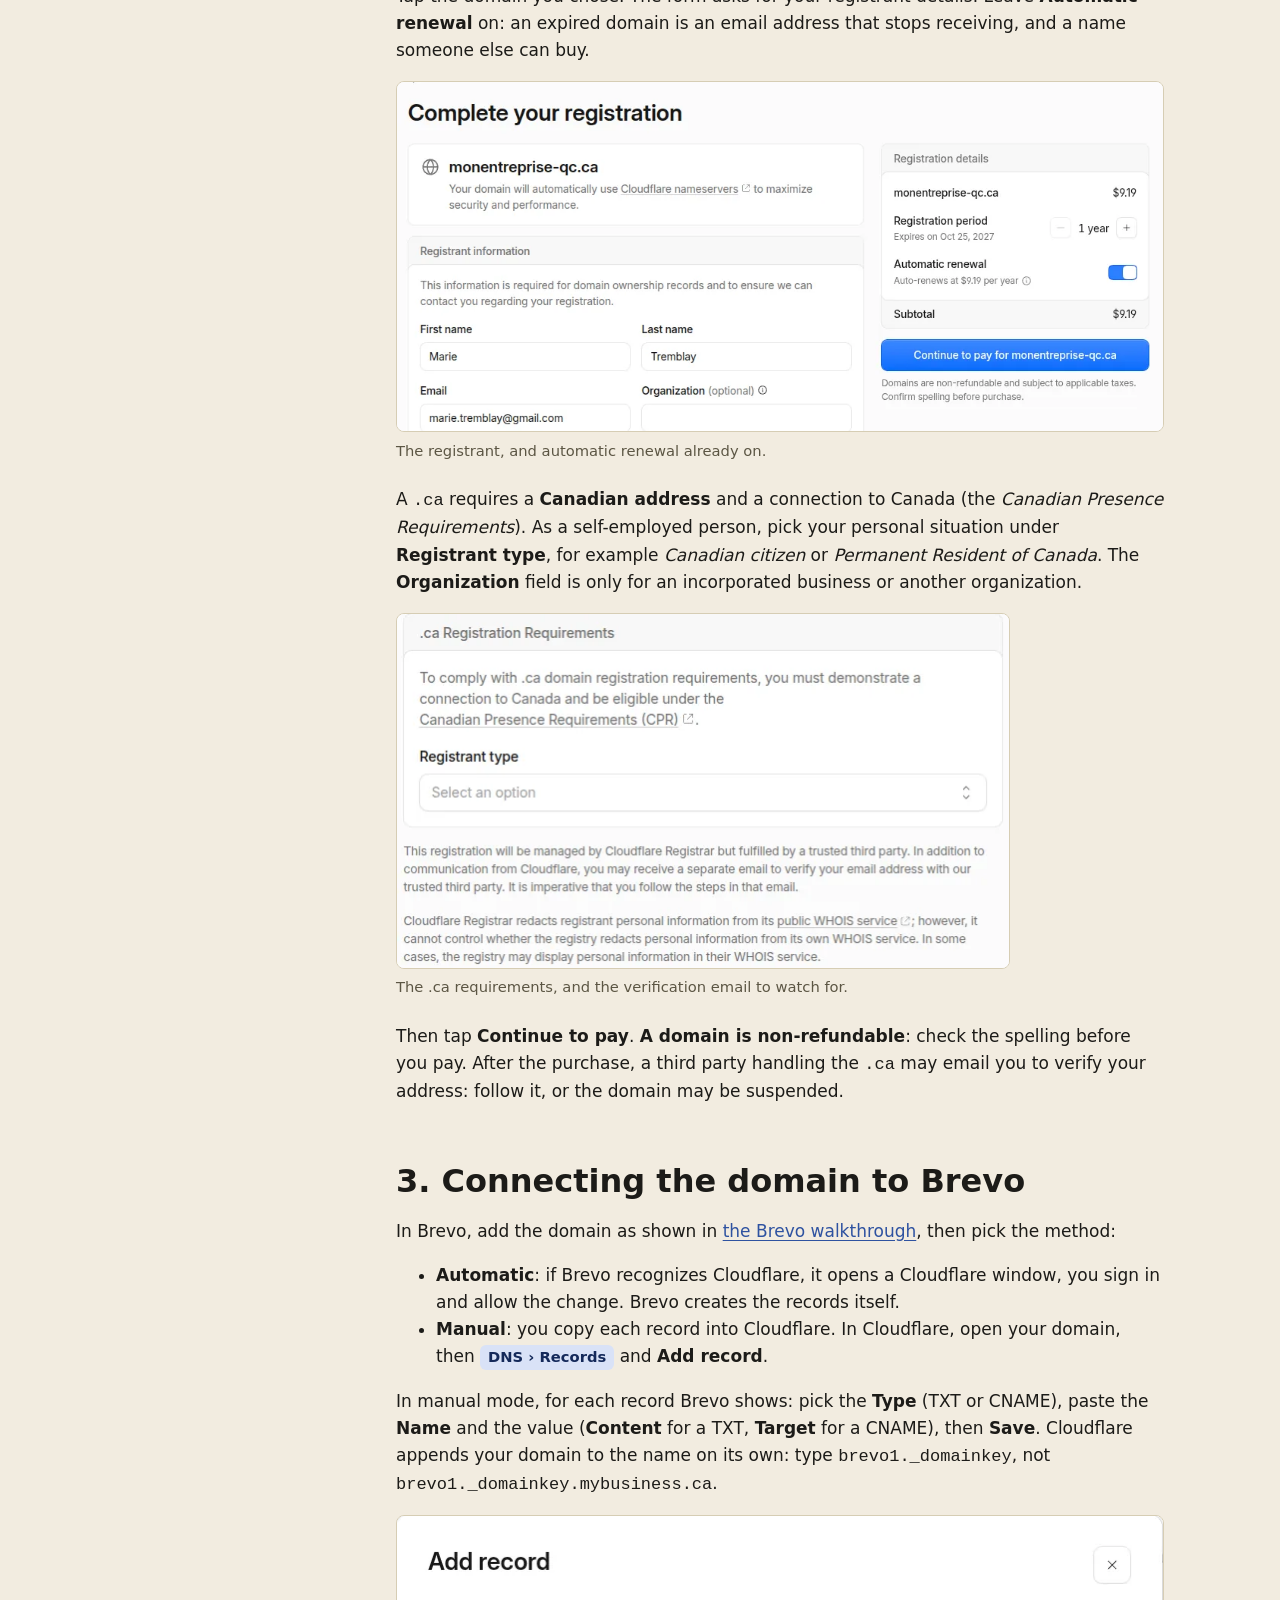
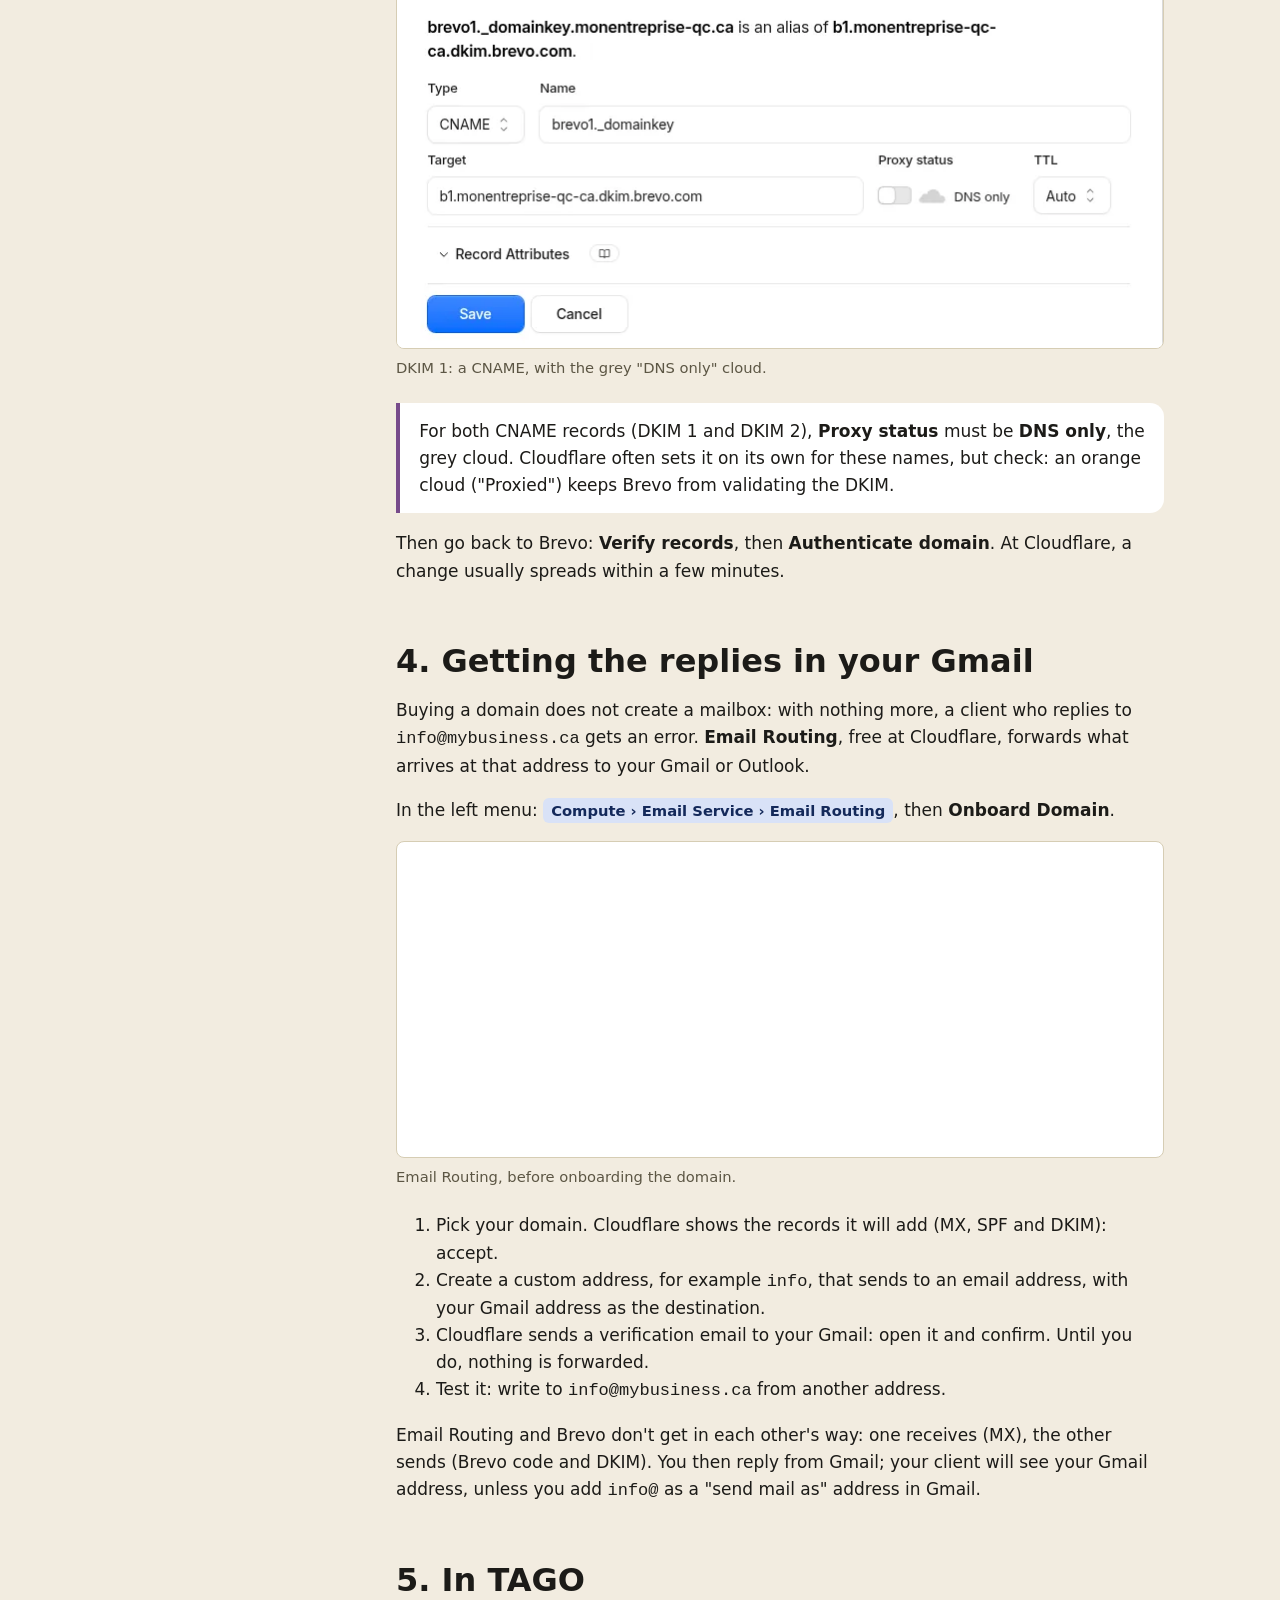
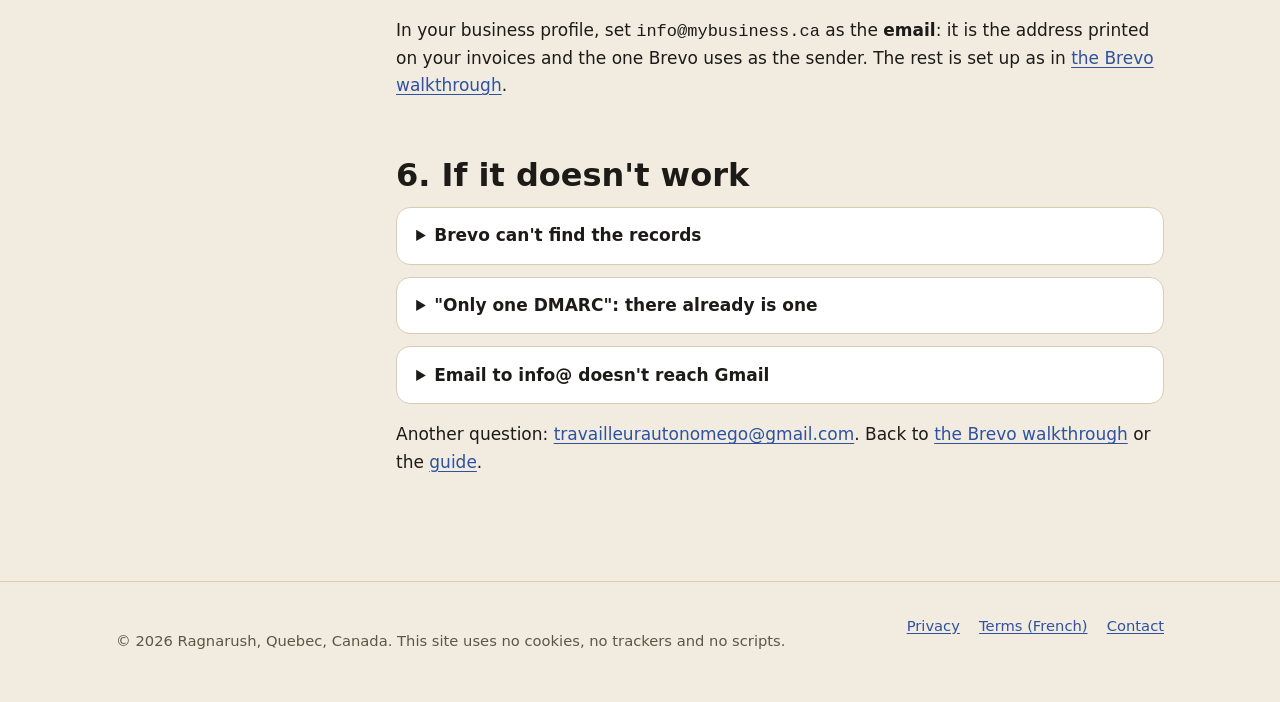
<file: en/domain.html>
<!doctype html>
<html lang="en-CA">
<head>
  <meta charset="utf-8">
  <meta name="viewport" content="width=device-width, initial-scale=1">
  <meta http-equiv="Content-Security-Policy" content="default-src 'none'; img-src 'self'; style-src 'self'; base-uri 'none'; form-action 'none'">
  <meta name="referrer" content="no-referrer">
  <title>Your domain name | TAGO</title>
  <meta name="description" content="Buy a domain name from Cloudflare, connect it to Brevo to send your invoices from your own address, and get the replies in your Gmail. Illustrated walkthrough.">
  <link rel="canonical" href="https://tagoapp.ca/en/domain.html">
  <meta property="og:type" content="website">
  <meta property="og:site_name" content="TAGO">
  <meta property="og:url" content="https://tagoapp.ca/en/domain.html">
  <meta property="og:title" content="Your domain name | TAGO">
  <meta property="og:description" content="Buy a domain name from Cloudflare, connect it to Brevo to send your invoices from your own address, and get the replies in your Gmail. Illustrated walkthrough.">
  <meta property="og:image" content="https://tagoapp.ca/assets/img/og-en.jpg">
  <meta property="og:image:width" content="1200">
  <meta property="og:image:height" content="630">
  <meta property="og:image:alt" content="TAGO on a phone: home screen and invoice">
  <meta property="og:locale" content="en_CA">
  <meta property="og:locale:alternate" content="fr_CA">
  <meta name="twitter:card" content="summary_large_image">
  <link rel="alternate" hreflang="fr-CA" href="https://tagoapp.ca/domaine.html">
  <link rel="alternate" hreflang="en-CA" href="https://tagoapp.ca/en/domain.html">
  <link rel="icon" href="../assets/img/favicon-32.png" sizes="32x32">
  <link rel="apple-touch-icon" href="../assets/img/apple-touch-icon.png">
  <link rel="stylesheet" href="../assets/style.css">
</head>
<body>
  <a class="skip" href="#content">Skip to content</a>

  <header class="site-header">
    <div class="wrap">
      <a class="brand" href="./"><img src="../assets/img/icon-192.png" alt="" width="32" height="32">TAGO</a>
      <nav class="site-nav" aria-label="Main navigation">
        <a href="./#features">Features</a>
        <a href="./#privacy">Privacy</a>
        <a href="./#pricing">Pricing</a>
        <a href="guide.html">Guide</a>
        <a href="../domaine.html" hreflang="fr-CA" lang="fr-CA">Français</a>
      </nav>
    </div>
  </header>

  <div class="wrap guide">
    <nav class="toc" aria-label="Contents">
      <h2>Contents</h2>
      <ol>
        <li><a href="#already">Already have one?</a></li>
        <li><a href="#buy">Buy the domain</a></li>
        <li><a href="#brevo">Connect it to Brevo</a></li>
        <li><a href="#replies">Get the replies</a></li>
        <li><a href="#in-tago">In TAGO</a></li>
        <li><a href="#trouble">If it doesn't work</a></li>
      </ol>
    </nav>

    <article id="content">
      <h1>Your domain name</h1>
      <p class="section-intro">A domain name of your own, like <code>mybusiness.ca</code>, gives you a business address like <code>info@mybusiness.ca</code>. With <a href="brevo.html">Brevo</a>, your invoices go out from that address and stay out of spam. This page shows buying the domain from <strong>Cloudflare</strong>, connecting it to Brevo and getting replies in your Gmail, as they were on October 25, 2026. If a label has moved, look for the closest word.</p>
      <div class="tip"><p>The domain is not only for email: <strong>it is also the address of your future website</strong>. The day you build one, you connect it to this same domain, with nothing more to buy.</p></div>

      <section id="already">
        <h2>1. Already have a domain?</h2>
        <p>If your business already has a website (Wix, Squarespace, GoDaddy or other), it already has a domain: <strong>use that one</strong>, nothing to buy. Go straight to <a href="brevo.html#with-domain">authenticating it with Brevo</a>: the records go wherever the domain's DNS is managed, often at the website host. Brevo's <strong>Automatic</strong> method does it for you if it recognizes that provider.</p>
        <p>If another service already receives your email on that domain (Google Workspace, Microsoft 365, the host), do not touch the existing <strong>MX</strong> or <strong>SPF</strong> records. Brevo needs neither: it only adds its code and its two DKIM records. And a domain has <strong>only one DMARC</strong>: if one already exists, keep it.</p>
      </section>

      <section id="buy">
        <h2>2. Buying the domain from Cloudflare</h2>
        <p>Any registrar will do, Canadian or not. This guide shows Cloudflare because it sells domains <strong>at cost, with no markup</strong>, renewals included, and offers free DNS and email forwarding (<a href="#replies">section 4</a>). Cloudflare is an American company: it knows your registrant details, but removes them from the public WHOIS directory.</p>
        <p>Create a free account at <a href="https://dash.cloudflare.com/sign-up">dash.cloudflare.com</a>. In the left menu: <span class="path">Domains › Registrations</span>, then <strong>Buy domain</strong>. Search for the name you want. A <code>.ca</code> cost US$9.19 a year on October 25, 2026; prices are in US dollars.</p>
        <figure>
          <img src="../assets/img/domaine-01-en.webp" width="1050" height="415" alt="Register domain page: search for monentreprise-qc.ca, the .ca as Top pick at $9.19 renewing at the same price, then other, pricier extensions." loading="lazy">
          <figcaption>The search: price and renewal price side by side.</figcaption>
        </figure>
        <p>Pick a short name that is easy to spell out over the phone, without hyphens if you can. A <code>.ca</code> tells your clients right away that you are in Canada.</p>
        <h3>The form</h3>
        <p>Tap the domain you chose. The form asks for your registrant details. Leave <strong>Automatic renewal</strong> on: an expired domain is an email address that stops receiving, and a name someone else can buy.</p>
        <figure>
          <img src="../assets/img/domaine-02-en.webp" width="1010" height="460" alt="Complete your registration form: registrant information, and on the right the registration details, 1 year, automatic renewal on, subtotal $9.19." loading="lazy">
          <figcaption>The registrant, and automatic renewal already on.</figcaption>
        </figure>
        <p>A <code>.ca</code> requires a <strong>Canadian address</strong> and a connection to Canada (the <em>Canadian Presence Requirements</em>). As a self-employed person, pick your personal situation under <strong>Registrant type</strong>, for example <em>Canadian citizen</em> or <em>Permanent Resident of Canada</em>. The <strong>Organization</strong> field is only for an incorporated business or another organization.</p>
        <figure>
          <img src="../assets/img/domaine-03-en.webp" width="614" height="355" alt=".ca Registration Requirements section: demonstrate a connection to Canada under the Canadian Presence Requirements, Registrant type list, then the notes on the verification email and WHOIS." loading="lazy">
          <figcaption>The .ca requirements, and the verification email to watch for.</figcaption>
        </figure>
        <p>Then tap <strong>Continue to pay</strong>. <strong>A domain is non-refundable</strong>: check the spelling before you pay. After the purchase, a third party handling the <code>.ca</code> may email you to verify your address: follow it, or the domain may be suspended.</p>
      </section>

      <section id="brevo">
        <h2>3. Connecting the domain to Brevo</h2>
        <p>In Brevo, add the domain as shown in <a href="brevo.html#with-domain">the Brevo walkthrough</a>, then pick the method:</p>
        <ul>
          <li><strong>Automatic</strong>: if Brevo recognizes Cloudflare, it opens a Cloudflare window, you sign in and allow the change. Brevo creates the records itself.</li>
          <li><strong>Manual</strong>: you copy each record into Cloudflare. In Cloudflare, open your domain, then <span class="path">DNS › Records</span> and <strong>Add record</strong>.</li>
        </ul>
        <p>In manual mode, for each record Brevo shows: pick the <strong>Type</strong> (TXT or CNAME), paste the <strong>Name</strong> and the value (<strong>Content</strong> for a TXT, <strong>Target</strong> for a CNAME), then <strong>Save</strong>. Cloudflare appends your domain to the name on its own: type <code>brevo1._domainkey</code>, not <code>brevo1._domainkey.mybusiness.ca</code>.</p>
        <figure>
          <img src="../assets/img/domaine-04-en.webp" width="768" height="433" alt="Add record window: Type CNAME, Name brevo1._domainkey, Target b1.monentreprise-qc-ca.dkim.brevo.com, Proxy status DNS only." loading="lazy">
          <figcaption>DKIM 1: a CNAME, with the grey "DNS only" cloud.</figcaption>
        </figure>
        <div class="tip"><p>For both CNAME records (DKIM 1 and DKIM 2), <strong>Proxy status</strong> must be <strong>DNS only</strong>, the grey cloud. Cloudflare often sets it on its own for these names, but check: an orange cloud ("Proxied") keeps Brevo from validating the DKIM.</p></div>
        <p>Then go back to Brevo: <strong>Verify records</strong>, then <strong>Authenticate domain</strong>. At Cloudflare, a change usually spreads within a few minutes.</p>
      </section>

      <section id="replies">
        <h2>4. Getting the replies in your Gmail</h2>
        <p>Buying a domain does not create a mailbox: with nothing more, a client who replies to <code>info@mybusiness.ca</code> gets an error. <strong>Email Routing</strong>, free at Cloudflare, forwards what arrives at that address to your Gmail or Outlook.</p>
        <p>In the left menu: <span class="path">Compute › Email Service › Email Routing</span>, then <strong>Onboard Domain</strong>.</p>
        <figure>
          <img src="../assets/img/domaine-05-en.webp" width="1360" height="560" alt="Cloudflare Email Routing page, not yet active: private by design, straightforward and free, delivered to your preferred mailbox, with the Onboard Domain button." loading="lazy">
          <figcaption>Email Routing, before onboarding the domain.</figcaption>
        </figure>
        <ol>
          <li>Pick your domain. Cloudflare shows the records it will add (MX, SPF and DKIM): accept.</li>
          <li>Create a custom address, for example <code>info</code>, that sends to an email address, with your Gmail address as the destination.</li>
          <li>Cloudflare sends a verification email to your Gmail: open it and confirm. Until you do, nothing is forwarded.</li>
          <li>Test it: write to <code>info@mybusiness.ca</code> from another address.</li>
        </ol>
        <p>Email Routing and Brevo don't get in each other's way: one receives (MX), the other sends (Brevo code and DKIM). You then reply from Gmail; your client will see your Gmail address, unless you add <code>info@</code> as a "send mail as" address in Gmail.</p>
      </section>

      <section id="in-tago">
        <h2>5. In TAGO</h2>
        <p>In your business profile, set <code>info@mybusiness.ca</code> as the <strong>email</strong>: it is the address printed on your invoices and the one Brevo uses as the sender. The rest is set up as in <a href="brevo.html#in-tago">the Brevo walkthrough</a>.</p>
      </section>

      <section id="trouble">
        <h2>6. If it doesn't work</h2>
        <details>
          <summary>Brevo can't find the records</summary>
          <div><p>Wait a few minutes, then check again. Next, compare each name in Cloudflare: the name must not contain the domain twice (<code>brevo1._domainkey.mybusiness.ca.mybusiness.ca</code>). Finally, both CNAME records must be <strong>DNS only</strong>, grey cloud.</p></div>
        </details>
        <details>
          <summary>"Only one DMARC": there already is one</summary>
          <div><p>If <span class="path">DNS › Records</span> already shows a TXT named <code>_dmarc</code>, don't create Brevo's: two DMARC records cancel each other out. Keep the existing one.</p></div>
        </details>
        <details>
          <summary>Email to info@ doesn't reach Gmail</summary>
          <div><p>Check that the destination address is confirmed (Cloudflare's verification email, section 4) and look in Gmail's spam folder.</p></div>
        </details>
        <p>Another question: <a href="mailto:travailleurautonomego@gmail.com">travailleurautonomego@gmail.com</a>. Back to <a href="brevo.html">the Brevo walkthrough</a> or the <a href="guide.html#send">guide</a>.</p>
      </section>
    </article>
  </div>

  <footer class="site-footer">
    <div class="wrap">
      <p>© 2026 Ragnarush, Quebec, Canada. This site uses no cookies, no trackers and no scripts.</p>
      <ul>
        <li><a href="https://ragnarush.github.io/legal/tago/privacy-en.html">Privacy</a></li>
        <li><a href="https://ragnarush.github.io/legal/tago/terms.html" hreflang="fr-CA">Terms (French)</a></li>
        <li><a href="mailto:travailleurautonomego@gmail.com">Contact</a></li>
      </ul>
    </div>
  </footer>
</body>
</html>
</file>
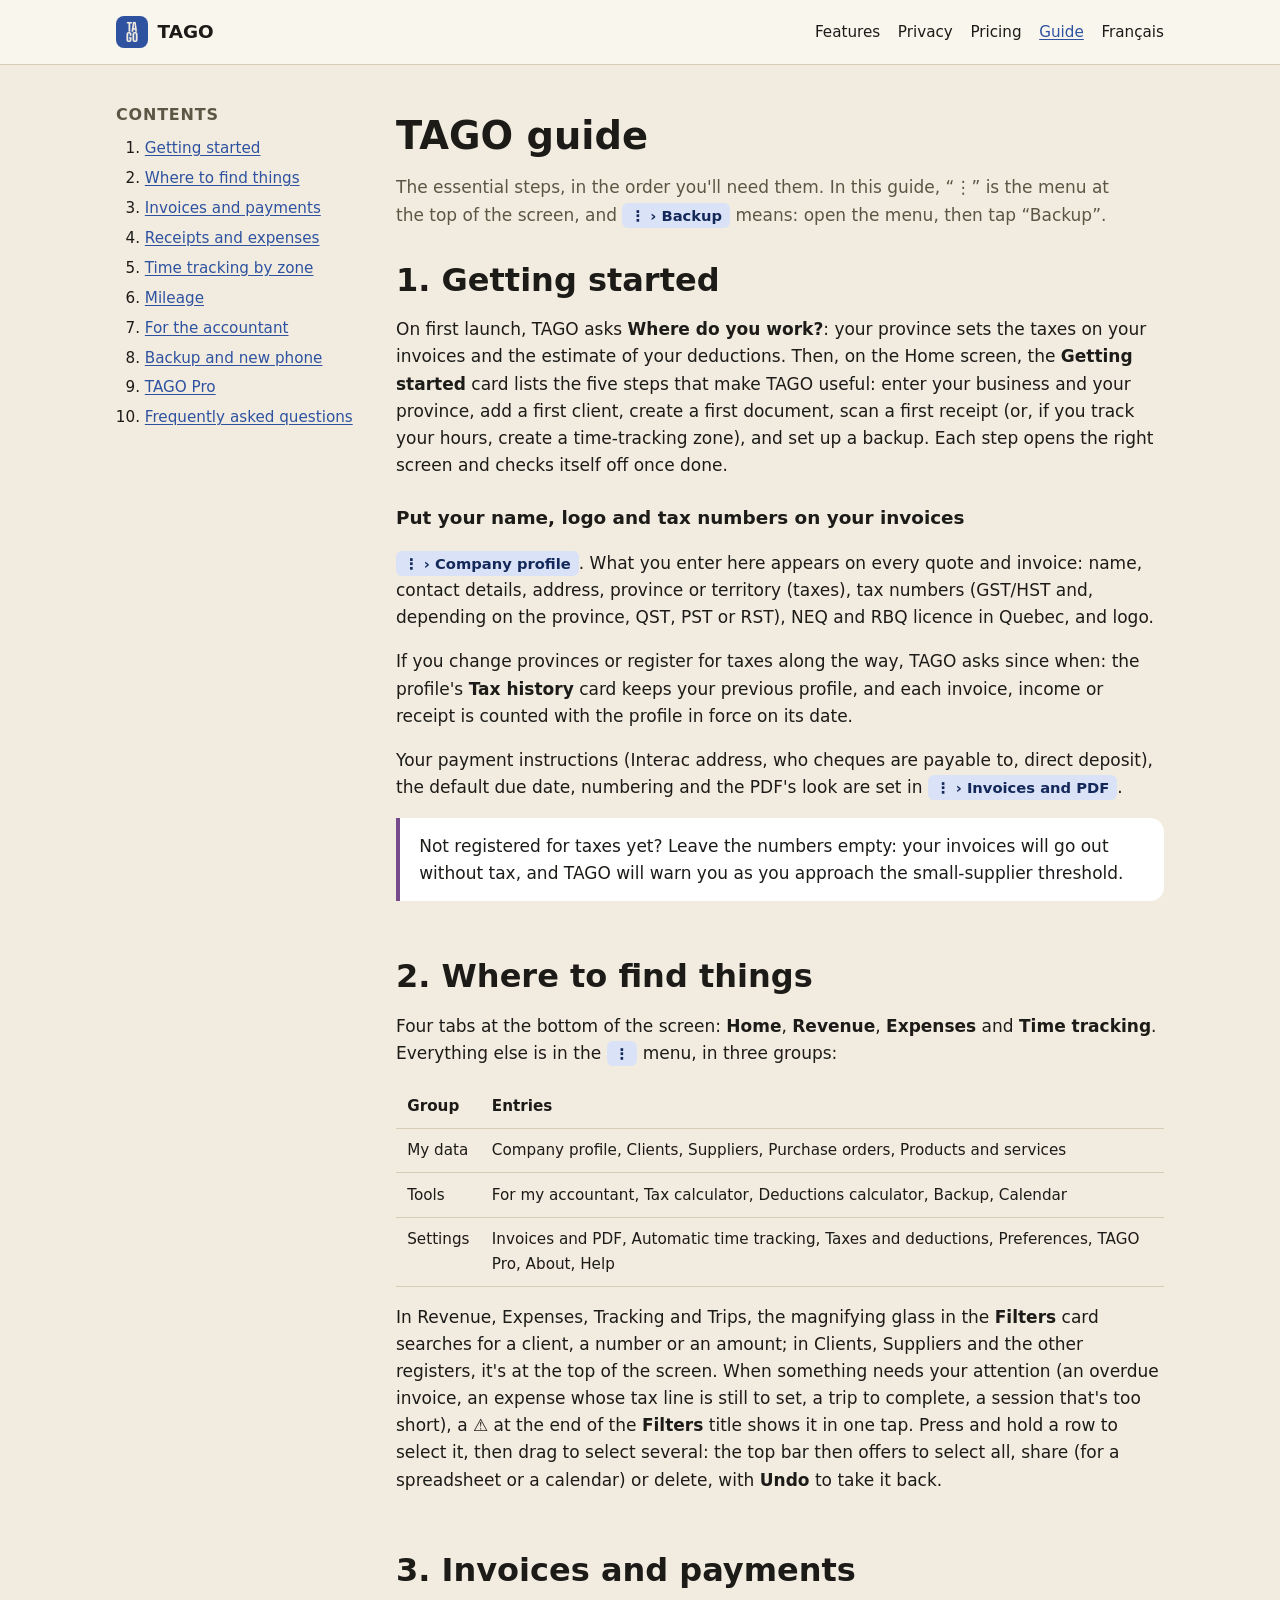
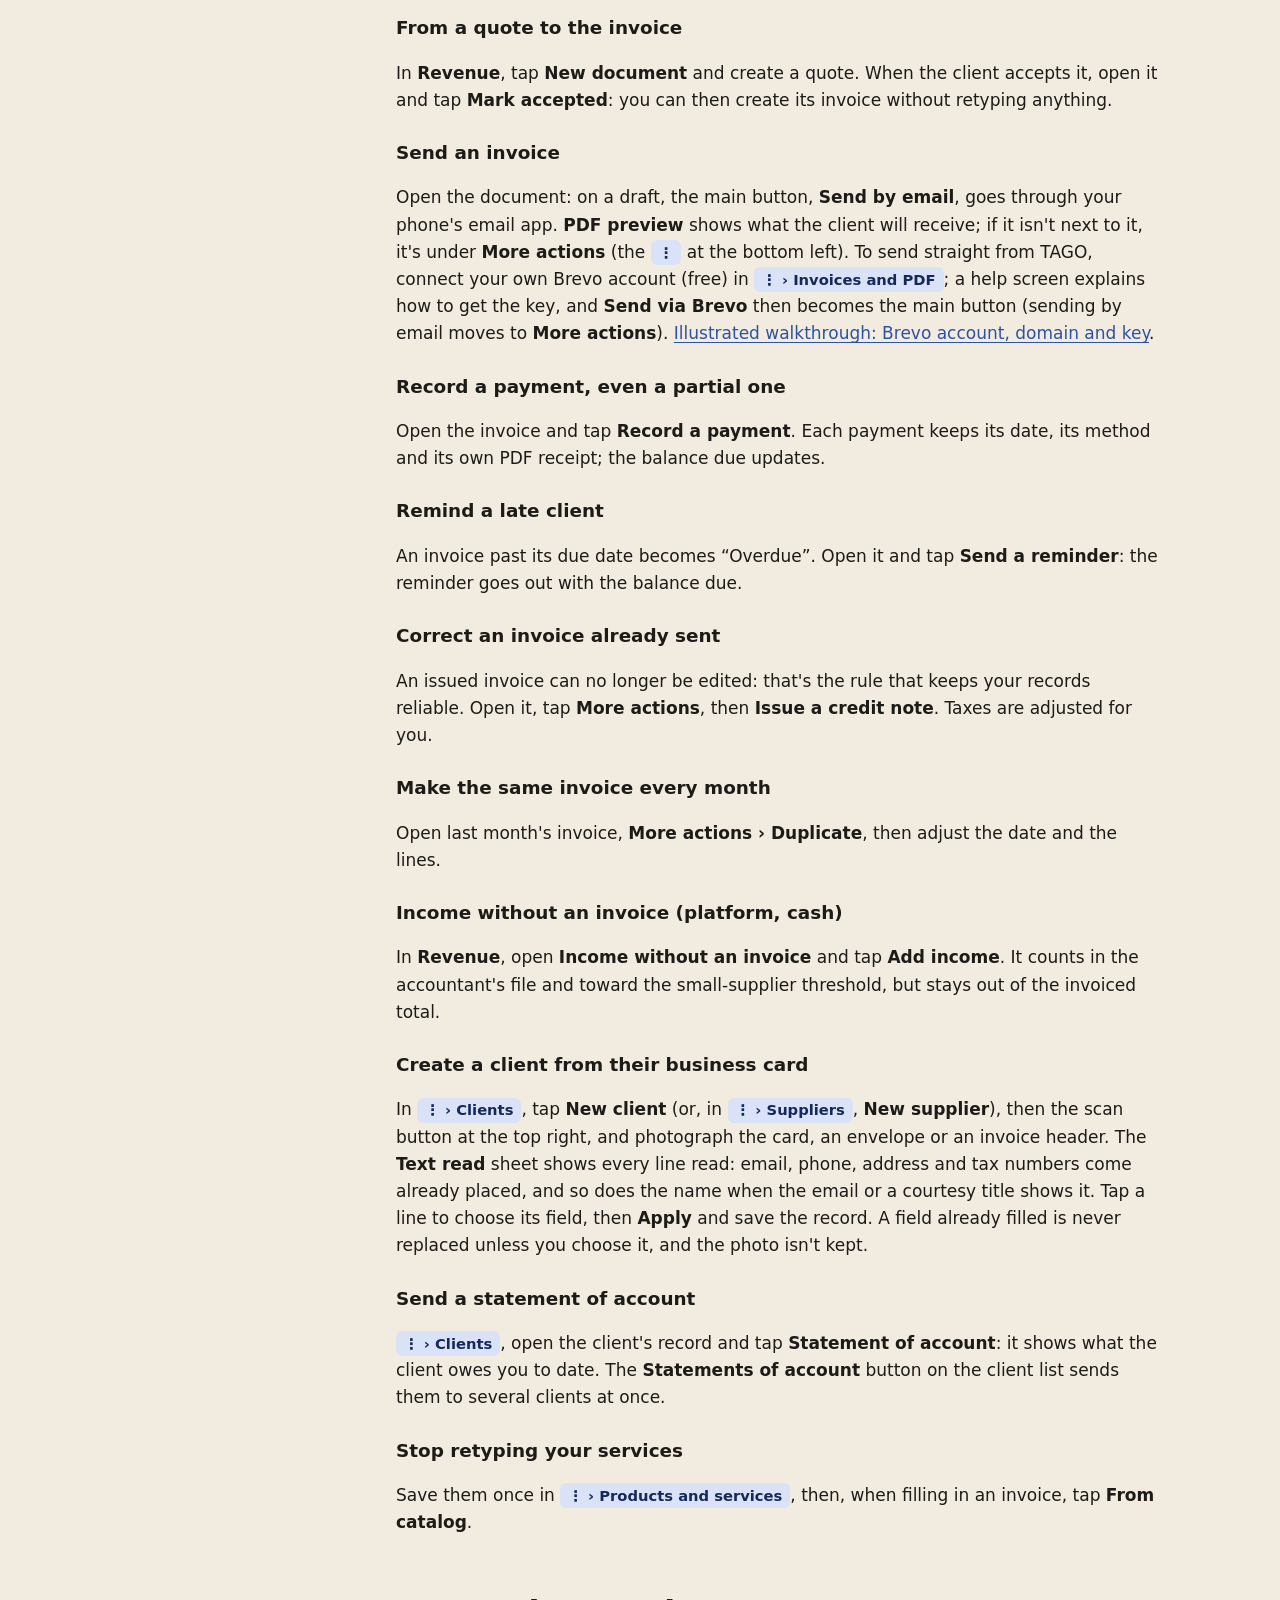
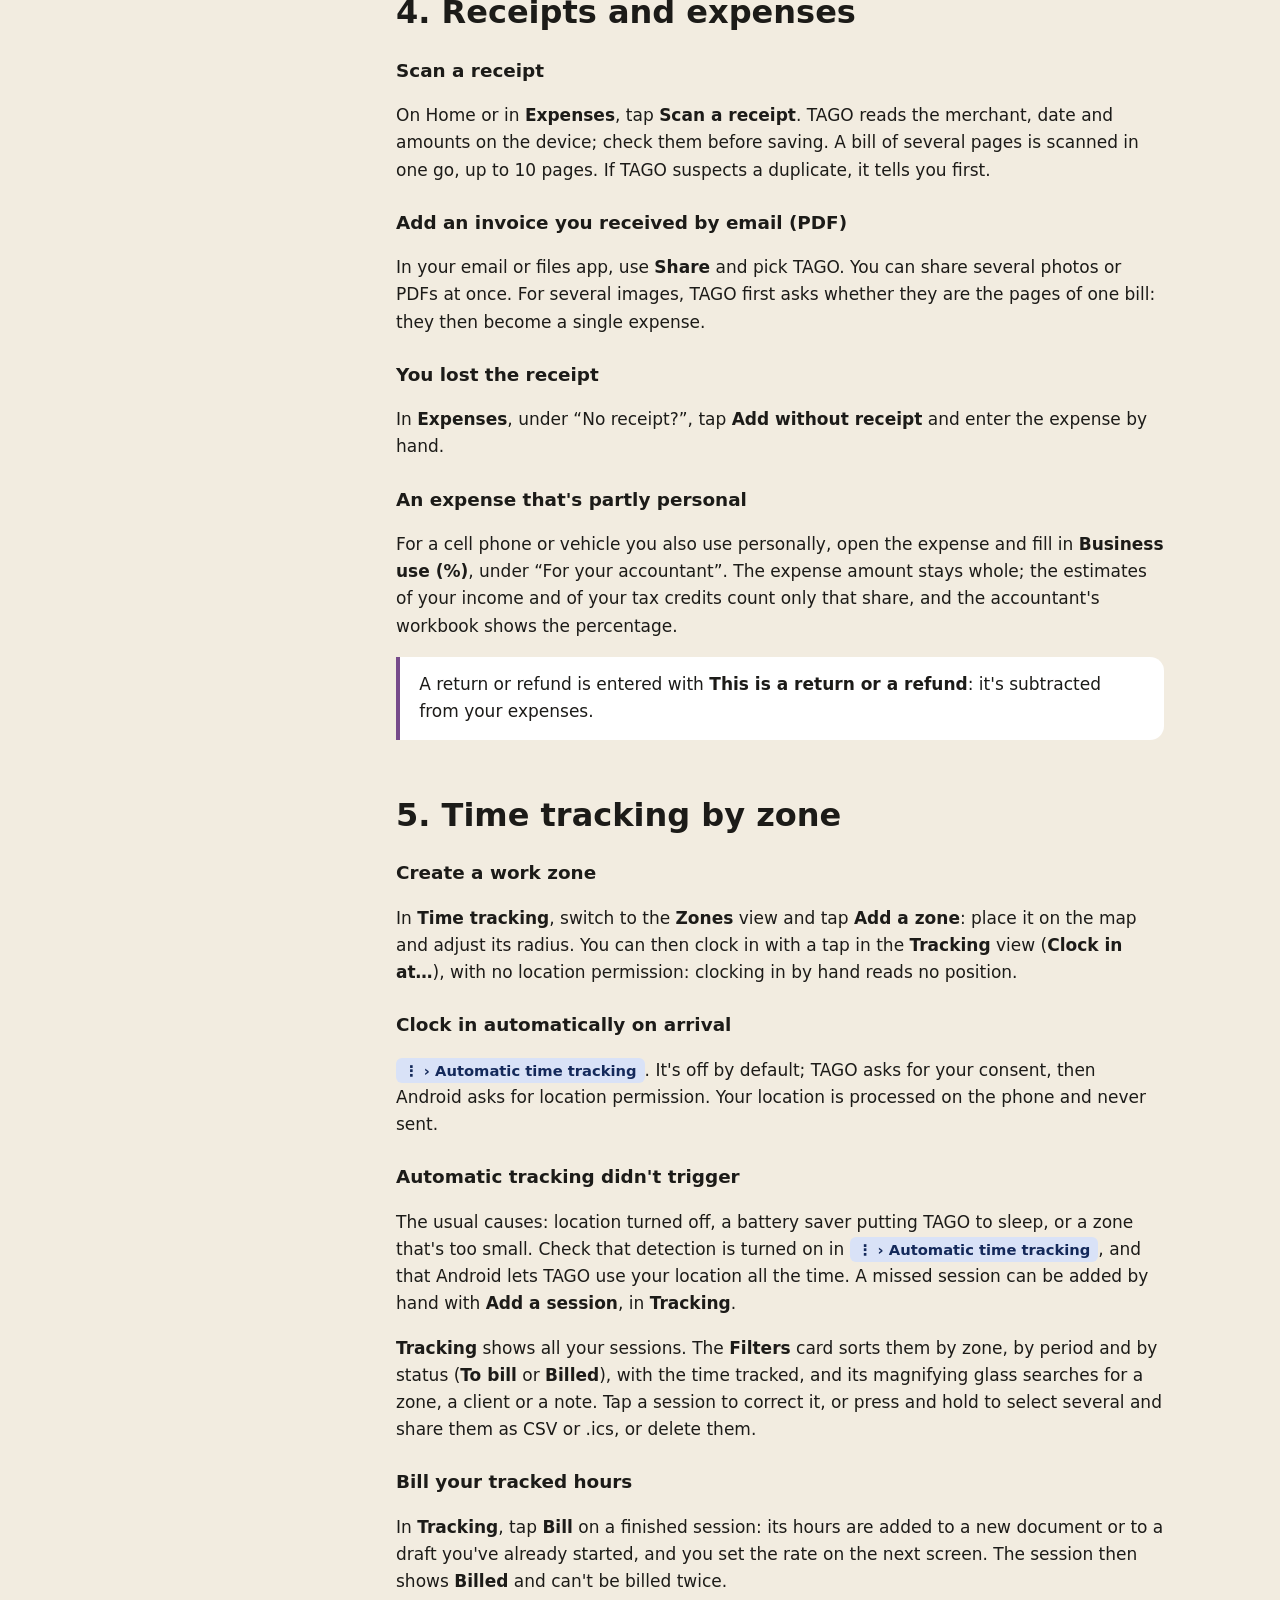
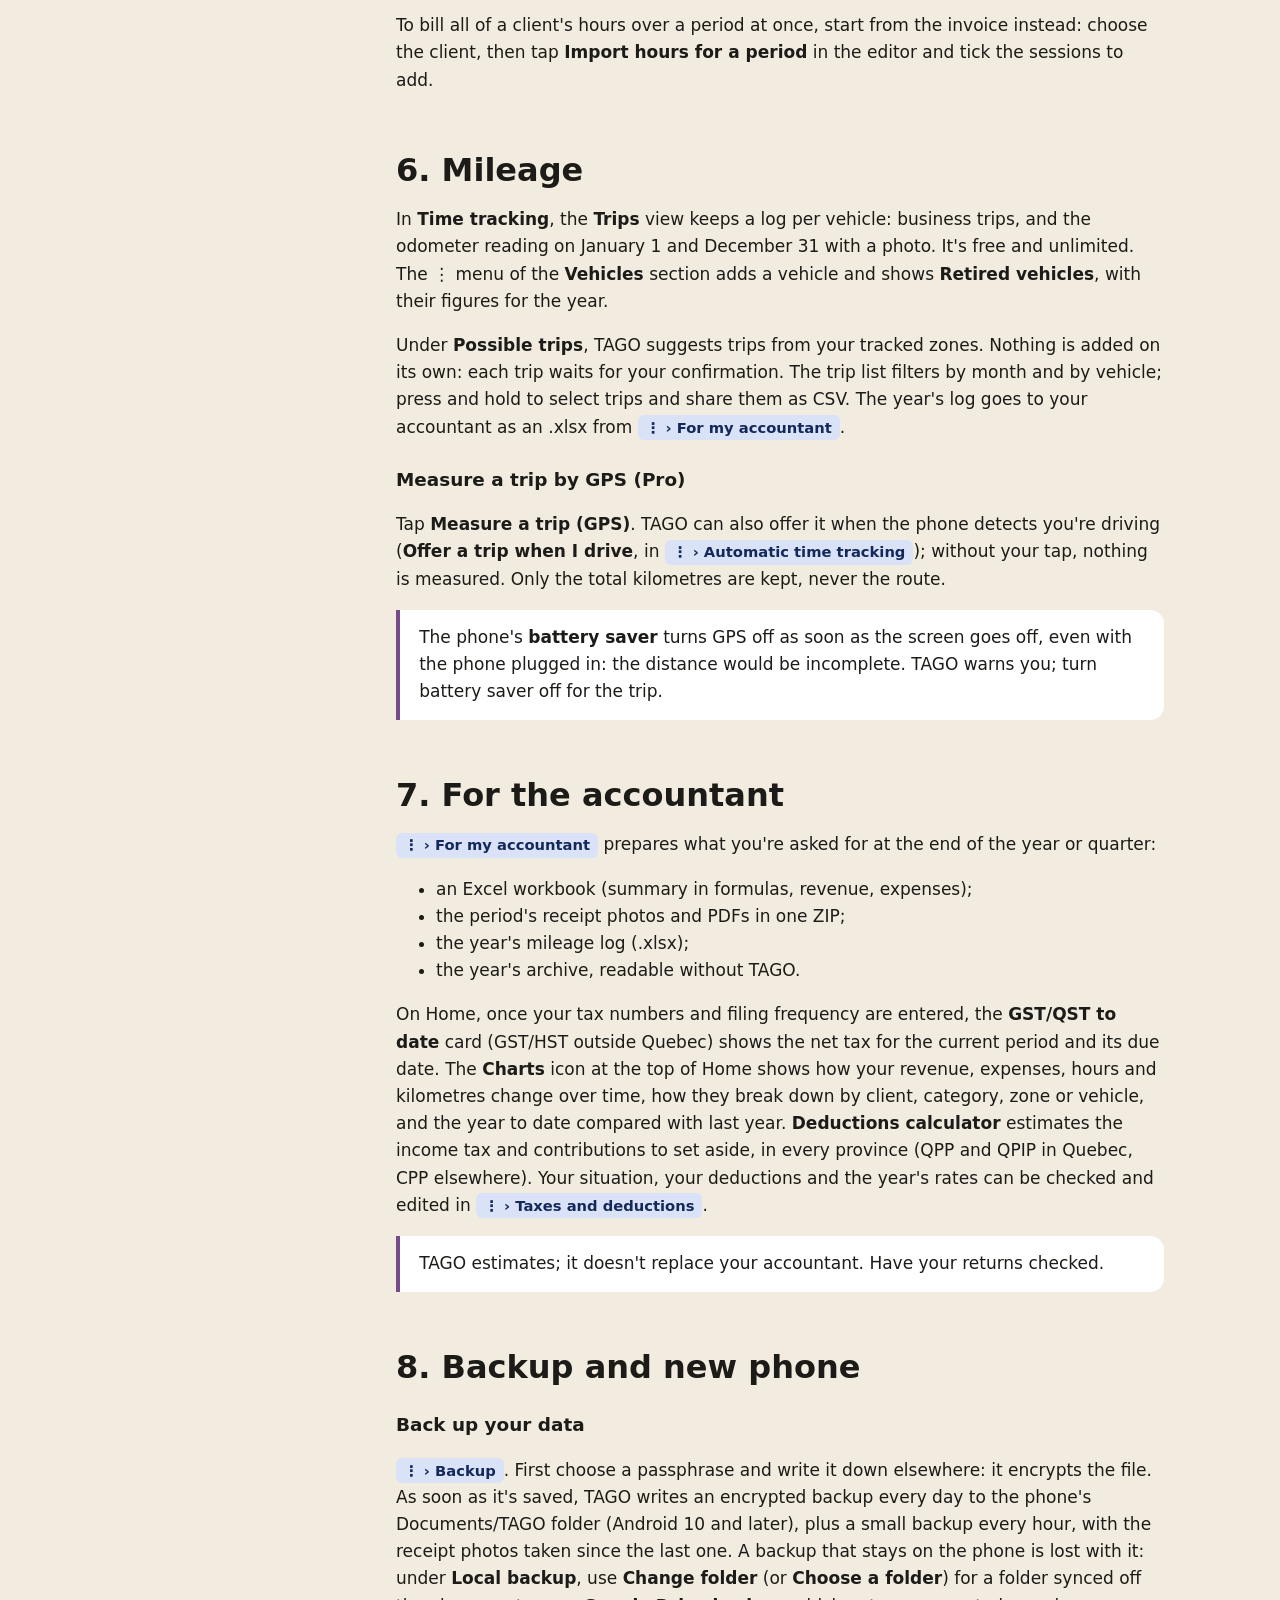
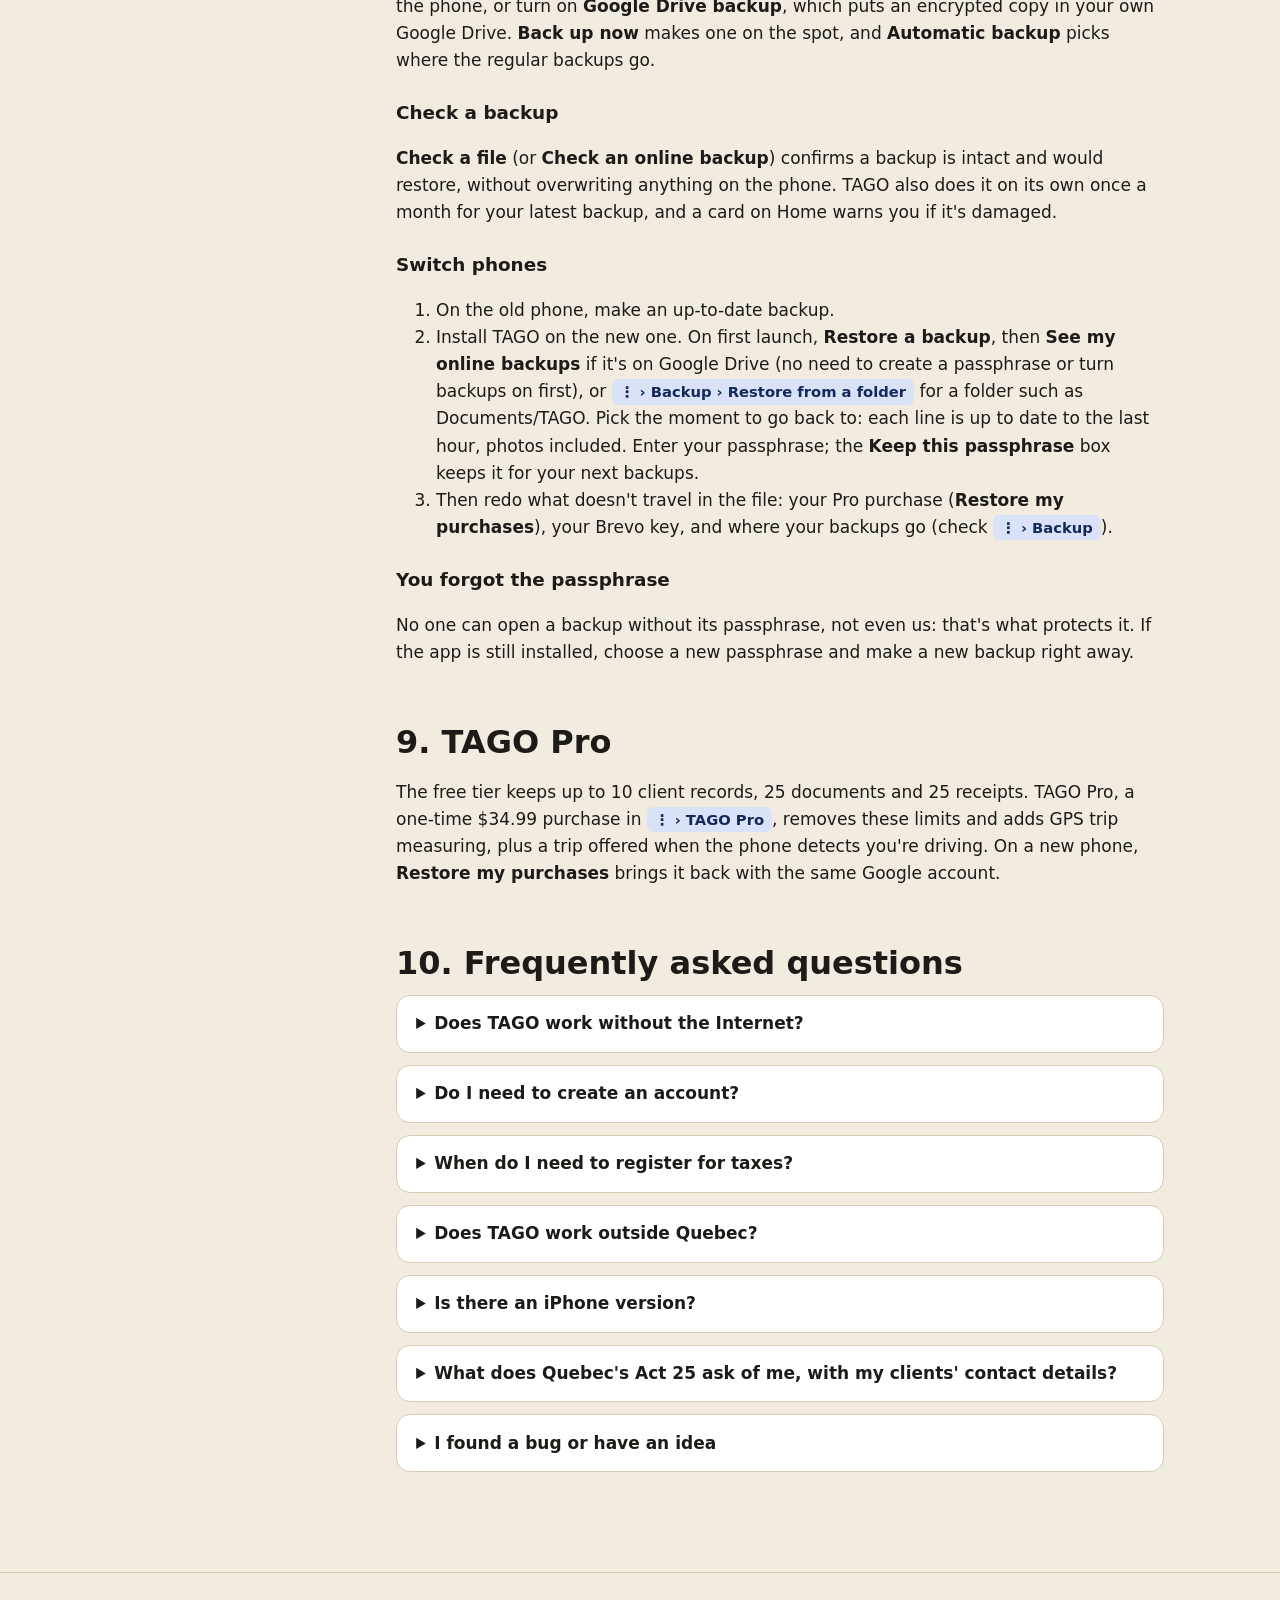
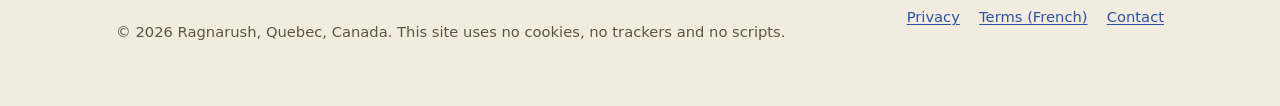
<file: en/guide.html>
<!doctype html>
<html lang="en-CA">
<head>
  <meta charset="utf-8">
  <meta name="viewport" content="width=device-width, initial-scale=1">
  <meta http-equiv="Content-Security-Policy" content="default-src 'none'; img-src 'self'; style-src 'self'; base-uri 'none'; form-action 'none'">
  <meta name="referrer" content="no-referrer">
  <title>Guide | TAGO</title>
  <meta name="description" content="TAGO guide: getting started, invoices, receipts, time tracking, mileage, the accountant's file and backups.">
  <link rel="canonical" href="https://tagoapp.ca/en/guide.html">
  <meta property="og:type" content="website">
  <meta property="og:site_name" content="TAGO">
  <meta property="og:url" content="https://tagoapp.ca/en/guide.html">
  <meta property="og:title" content="Guide | TAGO">
  <meta property="og:description" content="TAGO guide: getting started, invoices, receipts, time tracking, mileage, the accountant's file and backups.">
  <meta property="og:image" content="https://tagoapp.ca/assets/img/og-en.jpg">
  <meta property="og:image:width" content="1200">
  <meta property="og:image:height" content="630">
  <meta property="og:image:alt" content="TAGO on a phone: home screen and invoice">
  <meta property="og:locale" content="en_CA">
  <meta property="og:locale:alternate" content="fr_CA">
  <meta name="twitter:card" content="summary_large_image">
  <link rel="alternate" hreflang="fr-CA" href="https://tagoapp.ca/guide.html">
  <link rel="alternate" hreflang="en-CA" href="https://tagoapp.ca/en/guide.html">
  <link rel="icon" href="../assets/img/favicon-32.png" sizes="32x32">
  <link rel="apple-touch-icon" href="../assets/img/apple-touch-icon.png">
  <link rel="stylesheet" href="../assets/style.css">
</head>
<body>
  <a class="skip" href="#content">Skip to content</a>

  <header class="site-header">
    <div class="wrap">
      <a class="brand" href="./"><img src="../assets/img/icon-192.png" alt="" width="32" height="32">TAGO</a>
      <nav class="site-nav" aria-label="Main navigation">
        <a href="./#features">Features</a>
        <a href="./#privacy">Privacy</a>
        <a href="./#pricing">Pricing</a>
        <a href="guide.html" aria-current="page">Guide</a>
        <a href="../guide.html" hreflang="fr-CA" lang="fr-CA">Français</a>
      </nav>
    </div>
  </header>

  <!-- Section and question ids are a contract: the app's planned in-app help will link to
       them. Keep them stable and identical in the French page. -->
  <div class="wrap guide">
    <nav class="toc" aria-label="Guide contents">
      <h2>Contents</h2>
      <ol>
        <li><a href="#start">Getting started</a></li>
        <li><a href="#menu">Where to find things</a></li>
        <li><a href="#invoices">Invoices and payments</a></li>
        <li><a href="#expenses">Receipts and expenses</a></li>
        <li><a href="#time">Time tracking by zone</a></li>
        <li><a href="#mileage">Mileage</a></li>
        <li><a href="#accountant">For the accountant</a></li>
        <li><a href="#backup">Backup and new phone</a></li>
        <li><a href="#pro">TAGO Pro</a></li>
        <li><a href="#faq">Frequently asked questions</a></li>
      </ol>
    </nav>

    <article id="content">
      <h1>TAGO guide</h1>
      <p class="section-intro">The essential steps, in the order you'll need them. In this guide, “⋮” is the menu at the top of the screen, and <span class="path">⋮ › Backup</span> means: open the menu, then tap “Backup”.</p>

      <section id="start">
        <h2>1. Getting started</h2>
        <p>On first launch, TAGO asks <strong>Where do you work?</strong>: your province sets the taxes on your invoices and the estimate of your deductions. Then, on the Home screen, the <strong>Getting started</strong> card lists the five steps that make TAGO useful: enter your business and your province, add a first client, create a first document, scan a first receipt (or, if you track your hours, create a time-tracking zone), and set up a backup. Each step opens the right screen and checks itself off once done.</p>
        <h3 id="profile">Put your name, logo and tax numbers on your invoices</h3>
        <p><span class="path">⋮ › Company profile</span>. What you enter here appears on every quote and invoice: name, contact details, address, province or territory (taxes), tax numbers (GST/HST and, depending on the province, QST, PST or RST), NEQ and RBQ licence in Quebec, and logo.</p>
        <p>If you change provinces or register for taxes along the way, TAGO asks since when: the profile's <strong>Tax history</strong> card keeps your previous profile, and each invoice, income or receipt is counted with the profile in force on its date.</p>
        <p>Your payment instructions (Interac address, who cheques are payable to, direct deposit), the default due date, numbering and the PDF's look are set in <span class="path">⋮ › Invoices and PDF</span>.</p>
        <div class="tip"><p>Not registered for taxes yet? Leave the numbers empty: your invoices will go out without tax, and TAGO will warn you as you approach the small-supplier threshold.</p></div>
      </section>

      <section id="menu">
        <h2>2. Where to find things</h2>
        <p>Four tabs at the bottom of the screen: <strong>Home</strong>, <strong>Revenue</strong>, <strong>Expenses</strong> and <strong>Time tracking</strong>. Everything else is in the <span class="path">⋮</span> menu, in three groups:</p>
        <div class="table-scroll">
          <table>
            <thead><tr><th>Group</th><th>Entries</th></tr></thead>
            <tbody>
              <tr><td>My data</td><td>Company profile, Clients, Suppliers, Purchase orders, Products and services</td></tr>
              <tr><td>Tools</td><td>For my accountant, Tax calculator, Deductions calculator, Backup, Calendar</td></tr>
              <tr><td>Settings</td><td>Invoices and PDF, Automatic time tracking, Taxes and deductions, Preferences, TAGO Pro, About, Help</td></tr>
            </tbody>
          </table>
        </div>
        <p>In Revenue, Expenses, Tracking and Trips, the magnifying glass in the <strong>Filters</strong> card searches for a client, a number or an amount; in Clients, Suppliers and the other registers, it's at the top of the screen. When something needs your attention (an overdue invoice, an expense whose tax line is still to set, a trip to complete, a session that's too short), a ⚠ at the end of the <strong>Filters</strong> title shows it in one tap. Press and hold a row to select it, then drag to select several: the top bar then offers to select all, share (for a spreadsheet or a calendar) or delete, with <strong>Undo</strong> to take it back.</p>
      </section>

      <section id="invoices">
        <h2>3. Invoices and payments</h2>
        <h3 id="quote-to-invoice">From a quote to the invoice</h3>
        <p>In <strong>Revenue</strong>, tap <strong>New document</strong> and create a quote. When the client accepts it, open it and tap <strong>Mark accepted</strong>: you can then create its invoice without retyping anything.</p>
        <h3 id="send">Send an invoice</h3>
        <p>Open the document: on a draft, the main button, <strong>Send by email</strong>, goes through your phone's email app. <strong>PDF preview</strong> shows what the client will receive; if it isn't next to it, it's under <strong>More actions</strong> (the <span class="path">⋮</span> at the bottom left). To send straight from TAGO, connect your own Brevo account (free) in <span class="path">⋮ › Invoices and PDF</span>; a help screen explains how to get the key, and <strong>Send via Brevo</strong> then becomes the main button (sending by email moves to <strong>More actions</strong>). <a href="brevo.html">Illustrated walkthrough: Brevo account, domain and key</a>.</p>
        <h3 id="payments">Record a payment, even a partial one</h3>
        <p>Open the invoice and tap <strong>Record a payment</strong>. Each payment keeps its date, its method and its own PDF receipt; the balance due updates.</p>
        <h3 id="reminder">Remind a late client</h3>
        <p>An invoice past its due date becomes “Overdue”. Open it and tap <strong>Send a reminder</strong>: the reminder goes out with the balance due.</p>
        <h3 id="credit-note">Correct an invoice already sent</h3>
        <p>An issued invoice can no longer be edited: that's the rule that keeps your records reliable. Open it, tap <strong>More actions</strong>, then <strong>Issue a credit note</strong>. Taxes are adjusted for you.</p>
        <h3 id="duplicate">Make the same invoice every month</h3>
        <p>Open last month's invoice, <strong>More actions › Duplicate</strong>, then adjust the date and the lines.</p>
        <h3 id="income-without-invoice">Income without an invoice (platform, cash)</h3>
        <p>In <strong>Revenue</strong>, open <strong>Income without an invoice</strong> and tap <strong>Add income</strong>. It counts in the accountant's file and toward the small-supplier threshold, but stays out of the invoiced total.</p>
        <h3 id="scan-card">Create a client from their business card</h3>
        <p>In <span class="path">⋮ › Clients</span>, tap <strong>New client</strong> (or, in <span class="path">⋮ › Suppliers</span>, <strong>New supplier</strong>), then the scan button at the top right, and photograph the card, an envelope or an invoice header. The <strong>Text read</strong> sheet shows every line read: email, phone, address and tax numbers come already placed, and so does the name when the email or a courtesy title shows it. Tap a line to choose its field, then <strong>Apply</strong> and save the record. A field already filled is never replaced unless you choose it, and the photo isn't kept.</p>
        <h3 id="statement">Send a statement of account</h3>
        <p><span class="path">⋮ › Clients</span>, open the client's record and tap <strong>Statement of account</strong>: it shows what the client owes you to date. The <strong>Statements of account</strong> button on the client list sends them to several clients at once.</p>
        <h3 id="catalog">Stop retyping your services</h3>
        <p>Save them once in <span class="path">⋮ › Products and services</span>, then, when filling in an invoice, tap <strong>From catalog</strong>.</p>
      </section>

      <section id="expenses">
        <h2>4. Receipts and expenses</h2>
        <h3 id="scan">Scan a receipt</h3>
        <p>On Home or in <strong>Expenses</strong>, tap <strong>Scan a receipt</strong>. TAGO reads the merchant, date and amounts on the device; check them before saving. A bill of several pages is scanned in one go, up to 10 pages. If TAGO suspects a duplicate, it tells you first.</p>
        <h3 id="share-pdf">Add an invoice you received by email (PDF)</h3>
        <p>In your email or files app, use <strong>Share</strong> and pick TAGO. You can share several photos or PDFs at once. For several images, TAGO first asks whether they are the pages of one bill: they then become a single expense.</p>
        <h3 id="no-receipt">You lost the receipt</h3>
        <p>In <strong>Expenses</strong>, under “No receipt?”, tap <strong>Add without receipt</strong> and enter the expense by hand.</p>
        <h3 id="business-share">An expense that's partly personal</h3>
        <p>For a cell phone or vehicle you also use personally, open the expense and fill in <strong>Business use (%)</strong>, under “For your accountant”. The expense amount stays whole; the estimates of your income and of your tax credits count only that share, and the accountant's workbook shows the percentage.</p>
        <div class="tip"><p>A return or refund is entered with <strong>This is a return or a refund</strong>: it's subtracted from your expenses.</p></div>
      </section>

      <section id="time">
        <h2>5. Time tracking by zone</h2>
        <h3 id="zones">Create a work zone</h3>
        <p>In <strong>Time tracking</strong>, switch to the <strong>Zones</strong> view and tap <strong>Add a zone</strong>: place it on the map and adjust its radius. You can then clock in with a tap in the <strong>Tracking</strong> view (<strong>Clock in at…</strong>), with no location permission: clocking in by hand reads no position.</p>
        <h3 id="auto">Clock in automatically on arrival</h3>
        <p><span class="path">⋮ › Automatic time tracking</span>. It's off by default; TAGO asks for your consent, then Android asks for location permission. Your location is processed on the phone and never sent.</p>
        <h3 id="auto-missed">Automatic tracking didn't trigger</h3>
        <p>The usual causes: location turned off, a battery saver putting TAGO to sleep, or a zone that's too small. Check that detection is turned on in <span class="path">⋮ › Automatic time tracking</span>, and that Android lets TAGO use your location all the time. A missed session can be added by hand with <strong>Add a session</strong>, in <strong>Tracking</strong>.</p>
        <p><strong>Tracking</strong> shows all your sessions. The <strong>Filters</strong> card sorts them by zone, by period and by status (<strong>To bill</strong> or <strong>Billed</strong>), with the time tracked, and its magnifying glass searches for a zone, a client or a note. Tap a session to correct it, or press and hold to select several and share them as CSV or .ics, or delete them.</p>
        <h3 id="bill-hours">Bill your tracked hours</h3>
        <p>In <strong>Tracking</strong>, tap <strong>Bill</strong> on a finished session: its hours are added to a new document or to a draft you've already started, and you set the rate on the next screen. The session then shows <strong>Billed</strong> and can't be billed twice.</p>
        <p>To bill all of a client's hours over a period at once, start from the invoice instead: choose the client, then tap <strong>Import hours for a period</strong> in the editor and tick the sessions to add.</p>
      </section>

      <section id="mileage">
        <h2>6. Mileage</h2>
        <p>In <strong>Time tracking</strong>, the <strong>Trips</strong> view keeps a log per vehicle: business trips, and the odometer reading on January 1 and December 31 with a photo. It's free and unlimited. The ⋮ menu of the <strong>Vehicles</strong> section adds a vehicle and shows <strong>Retired vehicles</strong>, with their figures for the year.</p>
        <p>Under <strong>Possible trips</strong>, TAGO suggests trips from your tracked zones. Nothing is added on its own: each trip waits for your confirmation. The trip list filters by month and by vehicle; press and hold to select trips and share them as CSV. The year's log goes to your accountant as an .xlsx from <span class="path">⋮ › For my accountant</span>.</p>
        <h3 id="gps-trip">Measure a trip by GPS (Pro)</h3>
        <p>Tap <strong>Measure a trip (GPS)</strong>. TAGO can also offer it when the phone detects you're driving (<strong>Offer a trip when I drive</strong>, in <span class="path">⋮ › Automatic time tracking</span>); without your tap, nothing is measured. Only the total kilometres are kept, never the route.</p>
        <div class="tip"><p>The phone's <strong>battery saver</strong> turns GPS off as soon as the screen goes off, even with the phone plugged in: the distance would be incomplete. TAGO warns you; turn battery saver off for the trip.</p></div>
      </section>

      <section id="accountant">
        <h2>7. For the accountant</h2>
        <p><span class="path">⋮ › For my accountant</span> prepares what you're asked for at the end of the year or quarter:</p>
        <ul>
          <li>an Excel workbook (summary in formulas, revenue, expenses);</li>
          <li>the period's receipt photos and PDFs in one ZIP;</li>
          <li>the year's mileage log (.xlsx);</li>
          <li>the year's archive, readable without TAGO.</li>
        </ul>
        <p>On Home, once your tax numbers and filing frequency are entered, the <strong>GST/QST to date</strong> card (GST/HST outside Quebec) shows the net tax for the current period and its due date. The <strong>Charts</strong> icon at the top of Home shows how your revenue, expenses, hours and kilometres change over time, how they break down by client, category, zone or vehicle, and the year to date compared with last year. <strong>Deductions calculator</strong> estimates the income tax and contributions to set aside, in every province (QPP and QPIP in Quebec, CPP elsewhere). Your situation, your deductions and the year's rates can be checked and edited in <span class="path">⋮ › Taxes and deductions</span>.</p>
        <div class="tip"><p>TAGO estimates; it doesn't replace your accountant. Have your returns checked.</p></div>
      </section>

      <section id="backup">
        <h2>8. Backup and new phone</h2>
        <h3 id="backup-setup">Back up your data</h3>
        <p><span class="path">⋮ › Backup</span>. First choose a passphrase and write it down elsewhere: it encrypts the file. As soon as it's saved, TAGO writes an encrypted backup every day to the phone's Documents/TAGO folder (Android 10 and later), plus a small backup every hour, with the receipt photos taken since the last one. A backup that stays on the phone is lost with it: under <strong>Local backup</strong>, use <strong>Change folder</strong> (or <strong>Choose a folder</strong>) for a folder synced off the phone, or turn on <strong>Google Drive backup</strong>, which puts an encrypted copy in your own Google Drive. <strong>Back up now</strong> makes one on the spot, and <strong>Automatic backup</strong> picks where the regular backups go.</p>
        <h3 id="backup-verify">Check a backup</h3>
        <p><strong>Check a file</strong> (or <strong>Check an online backup</strong>) confirms a backup is intact and would restore, without overwriting anything on the phone. TAGO also does it on its own once a month for your latest backup, and a card on Home warns you if it's damaged.</p>
        <h3 id="new-phone">Switch phones</h3>
        <ol>
          <li>On the old phone, make an up-to-date backup.</li>
          <li>Install TAGO on the new one. On first launch, <strong>Restore a backup</strong>, then <strong>See my online backups</strong> if it's on Google Drive (no need to create a passphrase or turn backups on first), or <span class="path">⋮ › Backup › Restore from a folder</span> for a folder such as Documents/TAGO. Pick the moment to go back to: each line is up to date to the last hour, photos included. Enter your passphrase; the <strong>Keep this passphrase</strong> box keeps it for your next backups.</li>
          <li>Then redo what doesn't travel in the file: your Pro purchase (<strong>Restore my purchases</strong>), your Brevo key, and where your backups go (check <span class="path">⋮ › Backup</span>).</li>
        </ol>
        <h3 id="lost-passphrase">You forgot the passphrase</h3>
        <p>No one can open a backup without its passphrase, not even us: that's what protects it. If the app is still installed, choose a new passphrase and make a new backup right away.</p>
      </section>

      <section id="pro">
        <h2>9. TAGO Pro</h2>
        <p>The free tier keeps up to 10 client records, 25 documents and 25 receipts. TAGO Pro, a one-time $34.99 purchase in <span class="path">⋮ › TAGO Pro</span>, removes these limits and adds GPS trip measuring, plus a trip offered when the phone detects you're driving. On a new phone, <strong>Restore my purchases</strong> brings it back with the same Google account.</p>
      </section>

      <section id="faq">
        <h2>10. Frequently asked questions</h2>
        <details id="faq-offline">
          <summary>Does TAGO work without the Internet?</summary>
          <div><p>Yes. Everything happens on the phone. Only the zone map, direct email sending, the Google Drive copy and buying TAGO Pro need the network.</p></div>
        </details>
        <details id="faq-account">
          <summary>Do I need to create an account?</summary>
          <div><p>No. TAGO has no account and no server. Your data stays on your phone and in the files you export.</p></div>
        </details>
        <details id="faq-registration">
          <summary>When do I need to register for taxes?</summary>
          <div><p>As a general rule, when your taxable revenue goes over $30,000 over four consecutive quarters (the small-supplier threshold). TAGO warns you as you approach it. Check your situation with the Canada Revenue Agency (Revenu Québec in Quebec) or an accountant.</p></div>
        </details>
        <details id="faq-other-provinces">
          <summary>Does TAGO work outside Quebec?</summary>
          <div><p>Yes, since version 1.34: TAGO calculates GST, HST, QST, PST and RST based on your province and your client's (the place of supply), and prepares the accountant's file and deadlines for your province. Since version 1.35, the Deductions calculator covers every province and territory too: federal and provincial income tax, QPP in Quebec or CPP elsewhere, and QPIP in Quebec.</p></div>
        </details>
        <details id="faq-iphone">
          <summary>Is there an iPhone version?</summary>
          <div><p>It's planned, but not available yet.</p></div>
        </details>
        <details id="faq-law-25">
          <summary>What does Quebec's Act 25 ask of me, with my clients' contact details?</summary>
          <div><p>A person in charge of protecting personal information (you, by default), rules published in plain terms, an incident register, and an answer within 30 days to a client who asks for their information. The details, and what TAGO does for you: <a href="law-25.html">Quebec's Act 25 and you</a>.</p></div>
        </details>
        <details id="faq-contact">
          <summary>I found a bug or have an idea</summary>
          <div><p>Write to us at <a href="mailto:travailleurautonomego@gmail.com">travailleurautonomego@gmail.com</a>.</p></div>
        </details>
      </section>
    </article>
  </div>

  <footer class="site-footer">
    <div class="wrap">
      <p>© 2026 Ragnarush, Quebec, Canada. This site uses no cookies, no trackers and no scripts.</p>
      <ul>
        <li><a href="https://ragnarush.github.io/legal/tago/privacy-en.html">Privacy</a></li>
        <li><a href="https://ragnarush.github.io/legal/tago/terms.html" hreflang="fr-CA">Terms (French)</a></li>
        <li><a href="mailto:travailleurautonomego@gmail.com">Contact</a></li>
      </ul>
    </div>
  </footer>
</body>
</html>
</file>
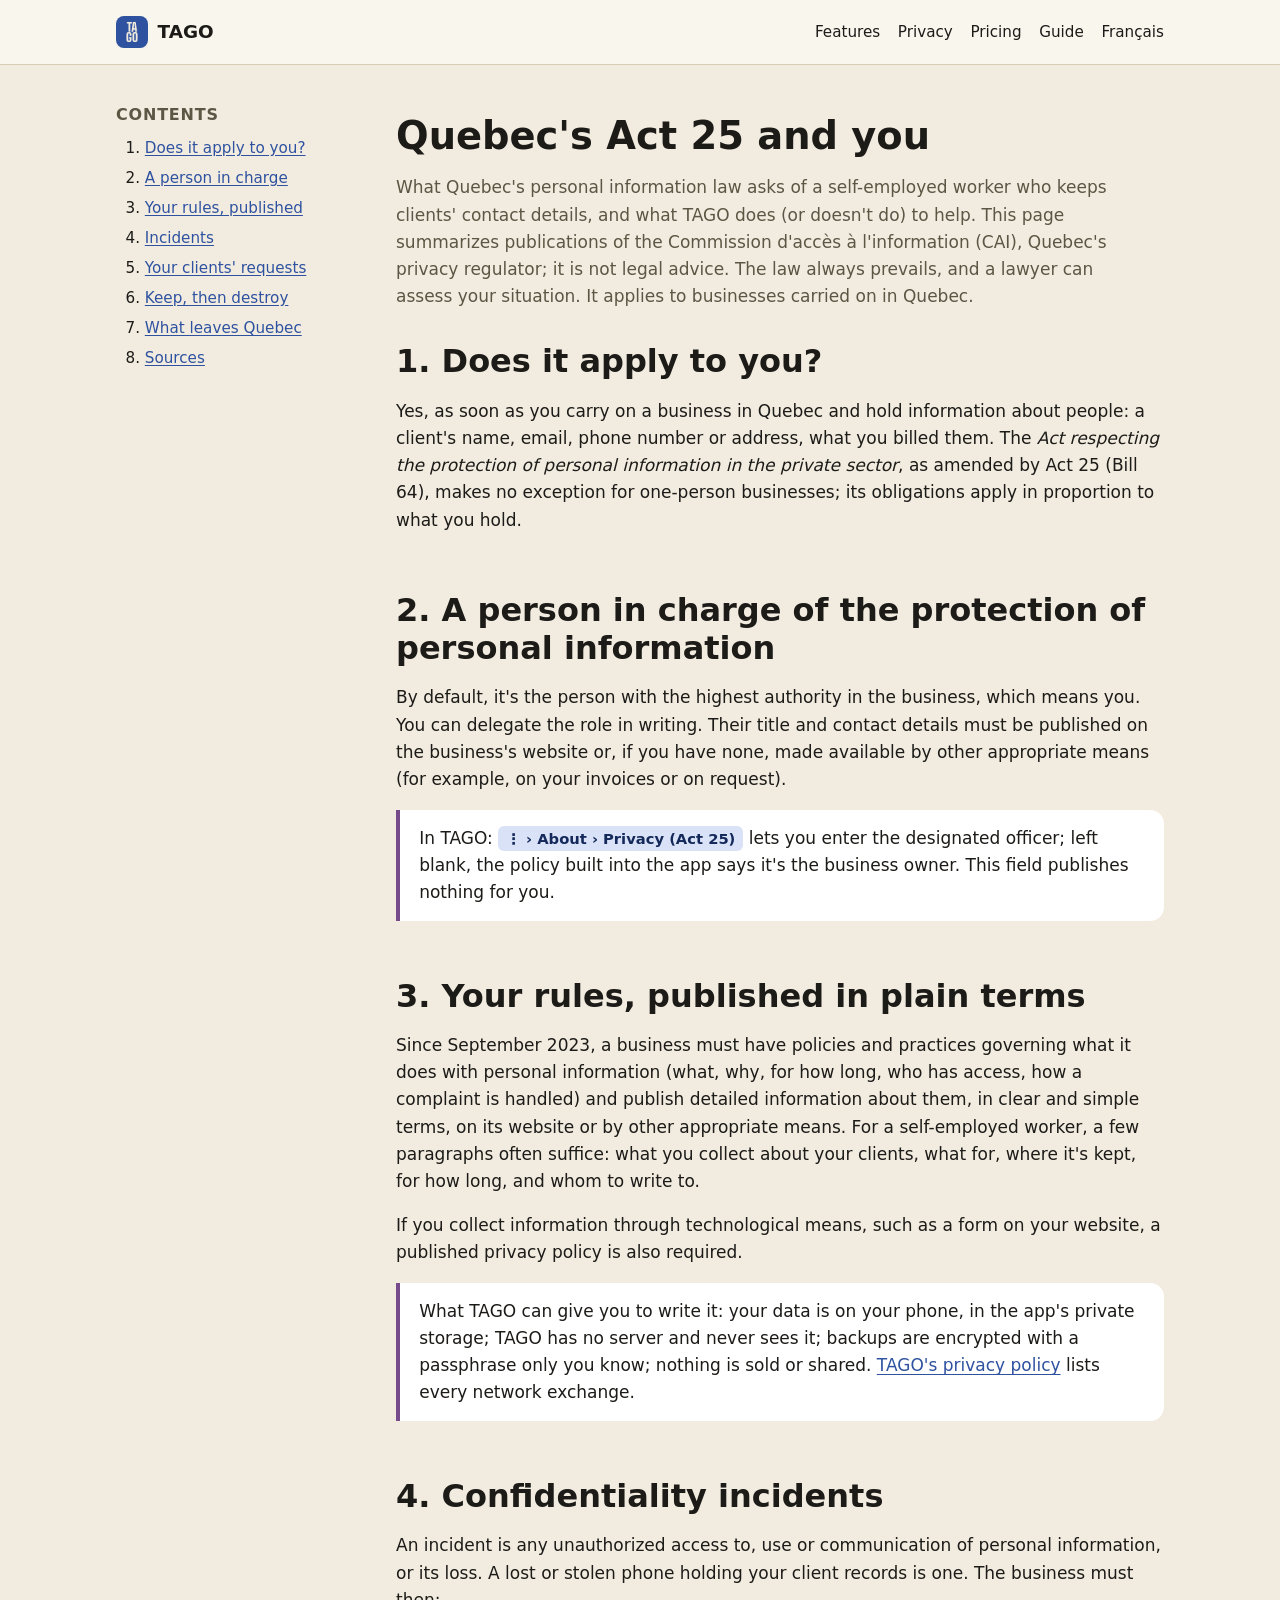
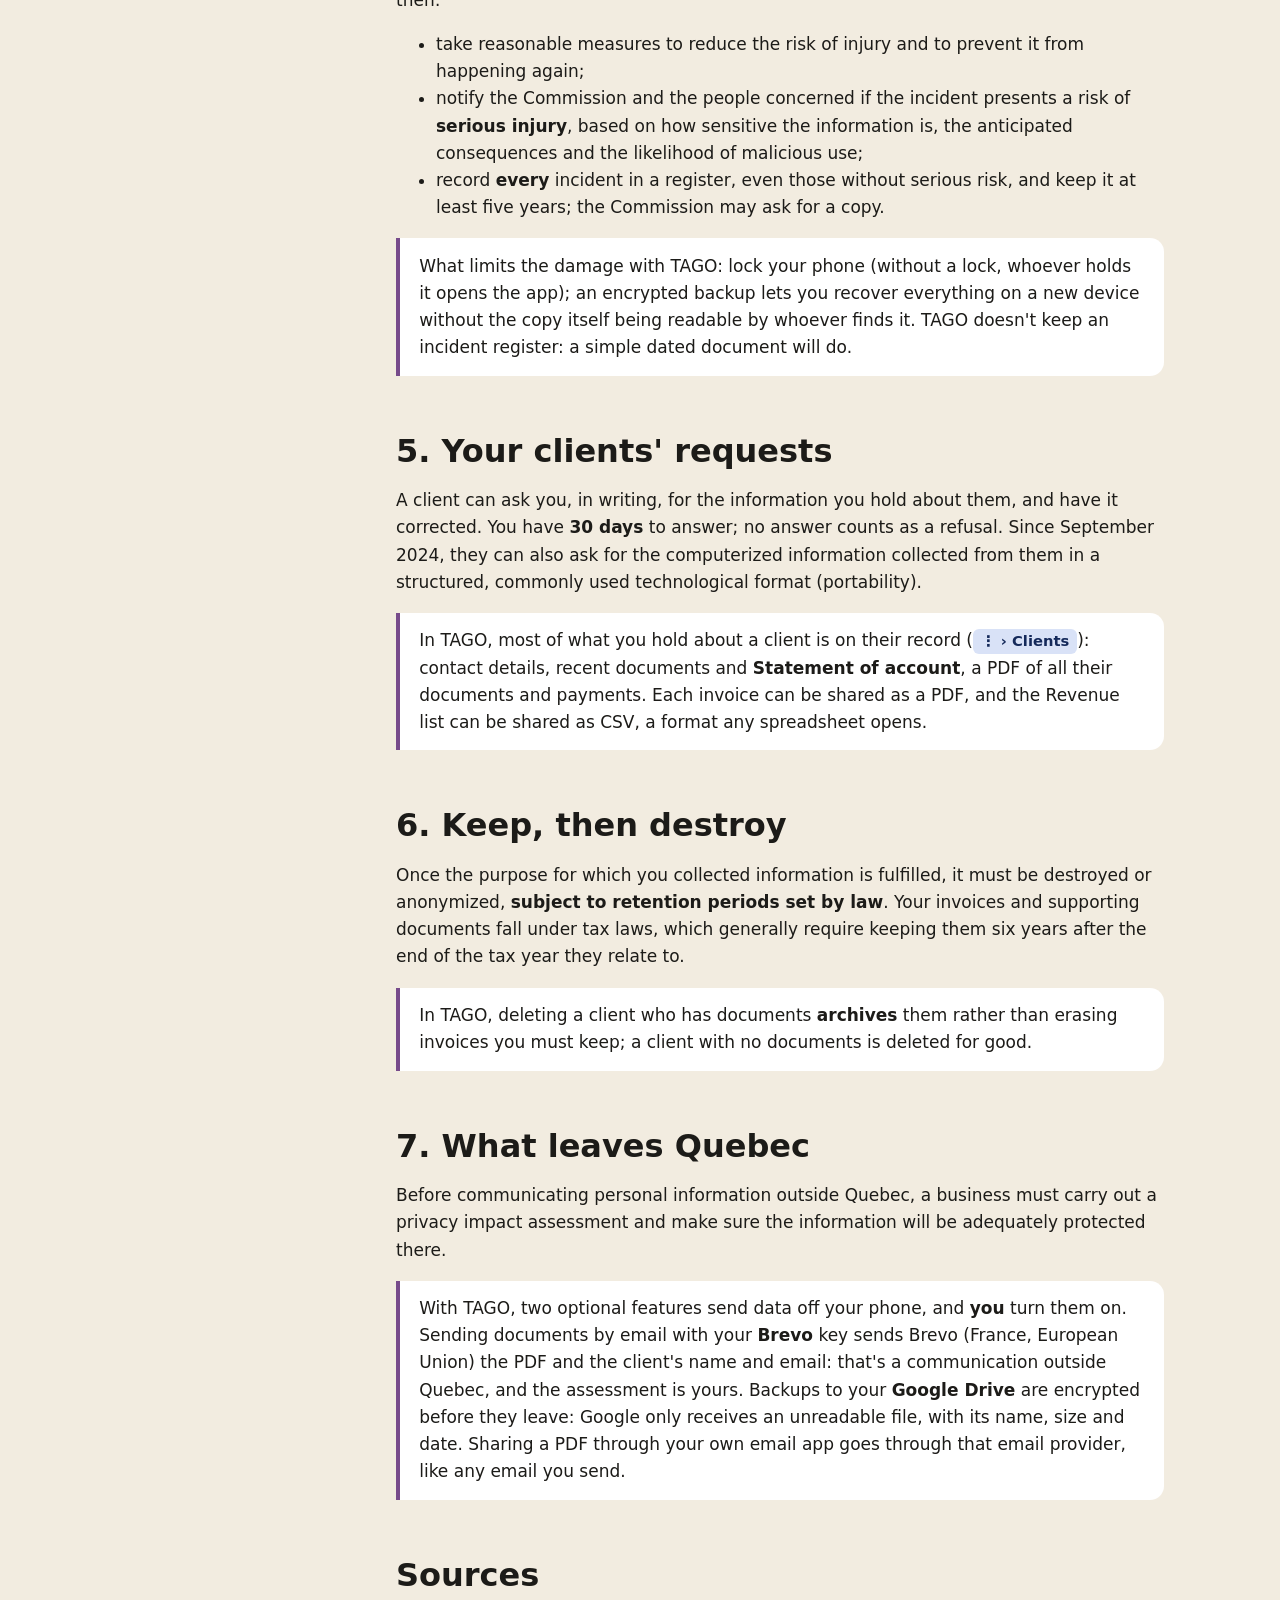
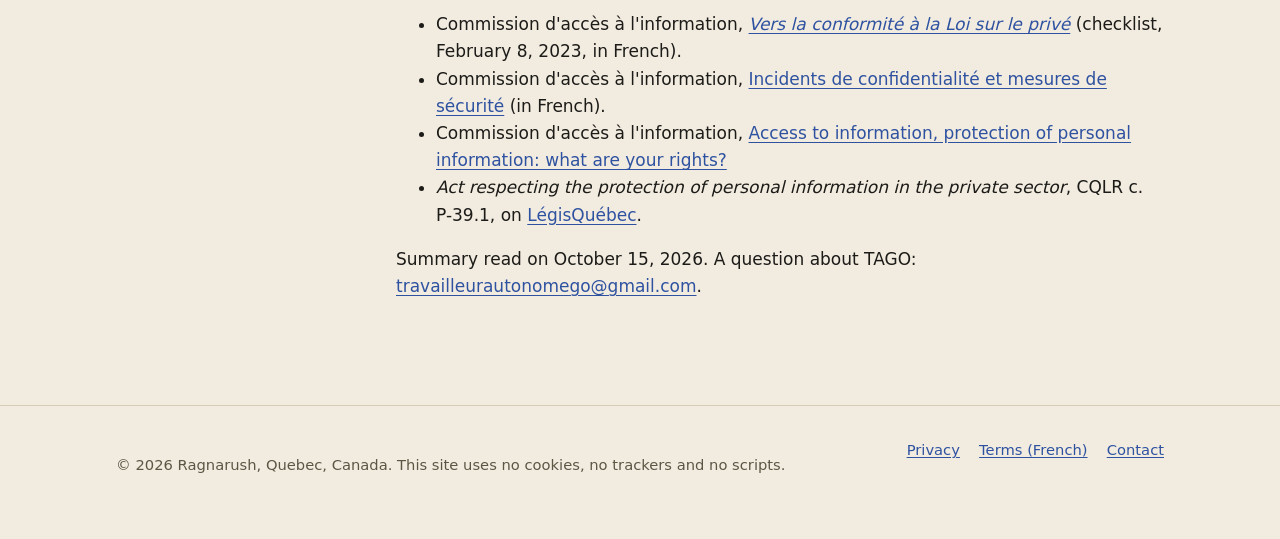
<file: en/law-25.html>
<!doctype html>
<html lang="en-CA">
<head>
  <meta charset="utf-8">
  <meta name="viewport" content="width=device-width, initial-scale=1">
  <meta http-equiv="Content-Security-Policy" content="default-src 'none'; img-src 'self'; style-src 'self'; base-uri 'none'; form-action 'none'">
  <meta name="referrer" content="no-referrer">
  <title>Quebec's Act 25 and the self-employed | TAGO</title>
  <meta name="description" content="What Quebec's Act 25 asks of a self-employed worker who keeps clients' contact details, and what TAGO does to help.">
  <link rel="canonical" href="https://tagoapp.ca/en/law-25.html">
  <meta property="og:type" content="website">
  <meta property="og:site_name" content="TAGO">
  <meta property="og:url" content="https://tagoapp.ca/en/law-25.html">
  <meta property="og:title" content="Quebec's Act 25 and the self-employed | TAGO">
  <meta property="og:description" content="What Quebec's Act 25 asks of a self-employed worker who keeps clients' contact details, and what TAGO does to help.">
  <meta property="og:image" content="https://tagoapp.ca/assets/img/og-en.jpg">
  <meta property="og:image:width" content="1200">
  <meta property="og:image:height" content="630">
  <meta property="og:image:alt" content="TAGO on a phone: home screen and invoice">
  <meta property="og:locale" content="en_CA">
  <meta property="og:locale:alternate" content="fr_CA">
  <meta name="twitter:card" content="summary_large_image">
  <link rel="alternate" hreflang="fr-CA" href="https://tagoapp.ca/loi-25.html">
  <link rel="alternate" hreflang="en-CA" href="https://tagoapp.ca/en/law-25.html">
  <link rel="icon" href="../assets/img/favicon-32.png" sizes="32x32">
  <link rel="apple-touch-icon" href="../assets/img/apple-touch-icon.png">
  <link rel="stylesheet" href="../assets/style.css">
</head>
<body>
  <a class="skip" href="#content">Skip to content</a>

  <header class="site-header">
    <div class="wrap">
      <a class="brand" href="./"><img src="../assets/img/icon-192.png" alt="" width="32" height="32">TAGO</a>
      <nav class="site-nav" aria-label="Main navigation">
        <a href="./#features">Features</a>
        <a href="./#privacy">Privacy</a>
        <a href="./#pricing">Pricing</a>
        <a href="guide.html">Guide</a>
        <a href="../loi-25.html" hreflang="fr-CA" lang="fr-CA">Français</a>
      </nav>
    </div>
  </header>

  <div class="wrap guide">
    <nav class="toc" aria-label="Contents">
      <h2>Contents</h2>
      <ol>
        <li><a href="#vous">Does it apply to you?</a></li>
        <li><a href="#responsable">A person in charge</a></li>
        <li><a href="#politique">Your rules, published</a></li>
        <li><a href="#incidents">Incidents</a></li>
        <li><a href="#acces">Your clients' requests</a></li>
        <li><a href="#destruction">Keep, then destroy</a></li>
        <li><a href="#hors-quebec">What leaves Quebec</a></li>
        <li><a href="#sources">Sources</a></li>
      </ol>
    </nav>

    <article id="content">
      <h1>Quebec's Act 25 and you</h1>
      <p class="section-intro">What Quebec's personal information law asks of a self-employed worker who keeps clients' contact details, and what TAGO does (or doesn't do) to help. This page summarizes publications of the Commission d'accès à l'information (CAI), Quebec's privacy regulator; it is not legal advice. The law always prevails, and a lawyer can assess your situation. It applies to businesses carried on in Quebec.</p>

      <section id="vous">
        <h2>1. Does it apply to you?</h2>
        <p>Yes, as soon as you carry on a business in Quebec and hold information about people: a client's name, email, phone number or address, what you billed them. The <em>Act respecting the protection of personal information in the private sector</em>, as amended by Act 25 (Bill 64), makes no exception for one-person businesses; its obligations apply in proportion to what you hold.</p>
      </section>

      <section id="responsable">
        <h2>2. A person in charge of the protection of personal information</h2>
        <p>By default, it's the person with the highest authority in the business, which means you. You can delegate the role in writing. Their title and contact details must be published on the business's website or, if you have none, made available by other appropriate means (for example, on your invoices or on request).</p>
        <div class="tip"><p>In TAGO: <span class="path">⋮ › About › Privacy (Act 25)</span> lets you enter the designated officer; left blank, the policy built into the app says it's the business owner. This field publishes nothing for you.</p></div>
      </section>

      <section id="politique">
        <h2>3. Your rules, published in plain terms</h2>
        <p>Since September 2023, a business must have policies and practices governing what it does with personal information (what, why, for how long, who has access, how a complaint is handled) and publish detailed information about them, in clear and simple terms, on its website or by other appropriate means. For a self-employed worker, a few paragraphs often suffice: what you collect about your clients, what for, where it's kept, for how long, and whom to write to.</p>
        <p>If you collect information through technological means, such as a form on your website, a published privacy policy is also required.</p>
        <div class="tip"><p>What TAGO can give you to write it: your data is on your phone, in the app's private storage; TAGO has no server and never sees it; backups are encrypted with a passphrase only you know; nothing is sold or shared. <a href="https://ragnarush.github.io/legal/tago/privacy-en.html">TAGO's privacy policy</a> lists every network exchange.</p></div>
      </section>

      <section id="incidents">
        <h2>4. Confidentiality incidents</h2>
        <p>An incident is any unauthorized access to, use or communication of personal information, or its loss. A lost or stolen phone holding your client records is one. The business must then:</p>
        <ul>
          <li>take reasonable measures to reduce the risk of injury and to prevent it from happening again;</li>
          <li>notify the Commission and the people concerned if the incident presents a risk of <strong>serious injury</strong>, based on how sensitive the information is, the anticipated consequences and the likelihood of malicious use;</li>
          <li>record <strong>every</strong> incident in a register, even those without serious risk, and keep it at least five years; the Commission may ask for a copy.</li>
        </ul>
        <div class="tip"><p>What limits the damage with TAGO: lock your phone (without a lock, whoever holds it opens the app); an encrypted backup lets you recover everything on a new device without the copy itself being readable by whoever finds it. TAGO doesn't keep an incident register: a simple dated document will do.</p></div>
      </section>

      <section id="acces">
        <h2>5. Your clients' requests</h2>
        <p>A client can ask you, in writing, for the information you hold about them, and have it corrected. You have <strong>30 days</strong> to answer; no answer counts as a refusal. Since September 2024, they can also ask for the computerized information collected from them in a structured, commonly used technological format (portability).</p>
        <div class="tip"><p>In TAGO, most of what you hold about a client is on their record (<span class="path">⋮ › Clients</span>): contact details, recent documents and <strong>Statement of account</strong>, a PDF of all their documents and payments. Each invoice can be shared as a PDF, and the Revenue list can be shared as CSV, a format any spreadsheet opens.</p></div>
      </section>

      <section id="destruction">
        <h2>6. Keep, then destroy</h2>
        <p>Once the purpose for which you collected information is fulfilled, it must be destroyed or anonymized, <strong>subject to retention periods set by law</strong>. Your invoices and supporting documents fall under tax laws, which generally require keeping them six years after the end of the tax year they relate to.</p>
        <div class="tip"><p>In TAGO, deleting a client who has documents <strong>archives</strong> them rather than erasing invoices you must keep; a client with no documents is deleted for good.</p></div>
      </section>

      <section id="hors-quebec">
        <h2>7. What leaves Quebec</h2>
        <p>Before communicating personal information outside Quebec, a business must carry out a privacy impact assessment and make sure the information will be adequately protected there.</p>
        <div class="tip"><p>With TAGO, two optional features send data off your phone, and <strong>you</strong> turn them on. Sending documents by email with your <strong>Brevo</strong> key sends Brevo (France, European Union) the PDF and the client's name and email: that's a communication outside Quebec, and the assessment is yours. Backups to your <strong>Google Drive</strong> are encrypted before they leave: Google only receives an unreadable file, with its name, size and date. Sharing a PDF through your own email app goes through that email provider, like any email you send.</p></div>
      </section>

      <section id="sources">
        <h2>Sources</h2>
        <ul>
          <li>Commission d'accès à l'information, <a href="https://www.cai.gouv.qc.ca/uploads/pdfs/CAI_GU_Responsabilites_Entreprises.pdf" hreflang="fr-CA"><em>Vers la conformité à la Loi sur le privé</em></a> (checklist, February 8, 2023, in French).</li>
          <li>Commission d'accès à l'information, <a href="https://www.cai.gouv.qc.ca/protection-renseignements-personnels/information-entreprises-privees/incidents-confidentialite-mesures-securite-entreprises" hreflang="fr-CA">Incidents de confidentialité et mesures de sécurité</a> (in French).</li>
          <li>Commission d'accès à l'information, <a href="https://www.cai.gouv.qc.ca/uploads/pdfs/CAI_DP_Droit_DEM_Angl.pdf">Access to information, protection of personal information: what are your rights?</a></li>
          <li><em>Act respecting the protection of personal information in the private sector</em>, CQLR c. P-39.1, on <a href="https://www.legisquebec.gouv.qc.ca/en/document/cs/P-39.1">LégisQuébec</a>.</li>
        </ul>
        <p>Summary read on October 15, 2026. A question about TAGO: <a href="mailto:travailleurautonomego@gmail.com">travailleurautonomego@gmail.com</a>.</p>
      </section>
    </article>
  </div>

  <footer class="site-footer">
    <div class="wrap">
      <p>© 2026 Ragnarush, Quebec, Canada. This site uses no cookies, no trackers and no scripts.</p>
      <ul>
        <li><a href="https://ragnarush.github.io/legal/tago/privacy-en.html">Privacy</a></li>
        <li><a href="https://ragnarush.github.io/legal/tago/terms.html" hreflang="fr-CA">Terms (French)</a></li>
        <li><a href="mailto:travailleurautonomego@gmail.com">Contact</a></li>
      </ul>
    </div>
  </footer>
</body>
</html>
</file>
<file: assets/style.css>
/* TAGO site — plain CSS, no external fonts or scripts (privacy: no third-party requests). */

:root {
  color-scheme: light dark;
  --paper: #f2ece0;
  --surface: #f9f6ee;
  --card: #ffffff;
  --ink: #1c1b18;
  --muted: #5c5644;
  --line: #d6cdb4;
  --accent: #2e52a0;
  --on-accent: #ffffff;
  --accent-soft: #d9e2f7;
  --on-accent-soft: #14295a;
  --plum: #774b8b;
  --radius: 14px;
  --gutter: 16px;
  --max: 1080px;
}

@media (prefers-color-scheme: dark) {
  :root {
    --paper: #1c1b18;
    --surface: #23211d;
    --card: #2a2823;
    --ink: #ece6d8;
    --muted: #b8b09c;
    --line: #403c33;
    --accent: #a9c1f0;
    --on-accent: #14295a;
    --accent-soft: #2b3a5c;
    --on-accent-soft: #d9e2f7;
    --plum: #d6b8e3;
  }
}

* { box-sizing: border-box; }

html { -webkit-text-size-adjust: 100%; scroll-behavior: smooth; }

body {
  margin: 0;
  background: var(--paper);
  color: var(--ink);
  font-family: system-ui, -apple-system, "Segoe UI", Roboto, "Helvetica Neue", Arial, sans-serif;
  font-size: 1.0625rem;
  line-height: 1.6;
}

img { max-width: 100%; height: auto; display: block; }
code { overflow-wrap: anywhere; }

a { color: var(--accent); text-underline-offset: 0.15em; }
a:hover { text-decoration-thickness: 2px; }

:focus-visible { outline: 3px solid var(--accent); outline-offset: 2px; border-radius: 4px; }

.wrap { max-width: var(--max); margin: 0 auto; padding: 0 var(--gutter); }

.skip {
  position: absolute; left: -999px; top: 0;
  background: var(--accent); color: var(--on-accent); padding: 0.5rem 1rem;
}
.skip:focus { left: var(--gutter); z-index: 10; }

/* --- Header --- */

.site-header {
  border-bottom: 1px solid var(--line);
  background: var(--surface);
}
.site-header .wrap {
  display: flex; align-items: center; justify-content: space-between;
  gap: 1rem; min-height: 64px; flex-wrap: wrap;
}
.brand {
  display: flex; align-items: center; gap: 0.6rem;
  color: var(--ink); text-decoration: none; font-weight: 700; font-size: 1.15rem;
}
.brand img { width: 32px; height: 32px; border-radius: 8px; }
.site-nav { display: flex; gap: 1.1rem; flex-wrap: wrap; font-size: 0.95rem; }
.site-nav a { color: var(--ink); text-decoration: none; padding: 0.4rem 0; }
.site-nav a:hover, .site-nav a[aria-current="page"] { color: var(--accent); text-decoration: underline; }

/* --- Hero --- */

.hero { padding: 3.5rem 0 2.5rem; }
.hero .wrap {
  display: grid; gap: 2.5rem; align-items: center;
  grid-template-columns: minmax(0, 1.25fr) minmax(0, 1fr);
}
.hero h1 { font-size: clamp(2rem, 5vw, 3rem); line-height: 1.15; margin: 0 0 1rem; letter-spacing: -0.01em; }
.hero .lead { font-size: 1.2rem; color: var(--muted); margin: 0 0 1.5rem; max-width: 36em; }
.badges { display: flex; flex-wrap: wrap; gap: 0.5rem; margin: 0 0 1.75rem; padding: 0; list-style: none; }
.badges li {
  background: var(--accent-soft); color: var(--on-accent-soft);
  border-radius: 999px; padding: 0.3rem 0.85rem; font-size: 0.9rem; font-weight: 600;
}
.hero-shots { display: flex; justify-content: center; align-items: flex-start; gap: 1rem; }
.hero-shots img { width: min(46%, 240px); }
.hero-shots img:nth-child(2) { margin-top: 2.5rem; }

.phone {
  border-radius: 22px;
  border: 1px solid var(--line);
  box-shadow: 0 10px 30px rgba(28, 27, 24, 0.14);
  background: var(--card);
}

.cta { display: flex; flex-wrap: wrap; gap: 0.75rem; align-items: center; }
.button {
  display: inline-block; background: var(--accent); color: var(--on-accent);
  text-decoration: none; font-weight: 700; padding: 0.75rem 1.3rem; border-radius: 999px;
}
.button:hover { text-decoration: none; filter: brightness(1.08); }
.button.secondary { background: transparent; color: var(--accent); border: 2px solid var(--accent); }
.note { color: var(--muted); font-size: 0.92rem; margin: 0.75rem 0 0; }

/* --- Sections --- */

section { padding: 2.5rem 0; }
section.alt { background: var(--surface); border-top: 1px solid var(--line); border-bottom: 1px solid var(--line); }
h2 { font-size: clamp(1.5rem, 3.5vw, 2rem); line-height: 1.2; margin: 0 0 0.75rem; }
h3 { font-size: 1.15rem; margin: 0 0 0.5rem; }
.section-intro { color: var(--muted); max-width: 42em; margin: 0 0 2rem; }
.steps { max-width: 42em; margin: -1rem 0 0; padding-left: 1.5rem; }
.steps li + li { margin-top: 0.5rem; }
#obtenir .note, #get .note { margin-bottom: 1.5rem; }

.grid { display: grid; gap: 1.25rem; grid-template-columns: repeat(auto-fit, minmax(260px, 1fr)); }
.card {
  background: var(--card); border: 1px solid var(--line); border-radius: var(--radius);
  padding: 1.25rem 1.4rem;
}
.card ul { margin: 0; padding-left: 1.1rem; }
.card li + li { margin-top: 0.3rem; }
.card p:last-child { margin-bottom: 0; }

.feature {
  display: grid; gap: 2rem; align-items: center;
  grid-template-columns: minmax(0, 1fr) minmax(0, 1.4fr);
  margin-bottom: 3rem;
}
.feature:last-child { margin-bottom: 0; }
.feature img { width: min(100%, 280px); margin: 0 auto; }
.feature.reverse > :first-child { order: 2; }
.feature ul { padding-left: 1.1rem; margin: 0; }
.feature li + li { margin-top: 0.35rem; }

.pricing { display: grid; gap: 1.25rem; grid-template-columns: repeat(auto-fit, minmax(260px, 1fr)); }
.pricing .card h3 { font-size: 1.3rem; }
.pricing .card.pro { border: 2px solid var(--plum); }
.price { font-size: 1.05rem; font-weight: 700; color: var(--plum); margin: 0 0 0.75rem; }

table { width: 100%; border-collapse: collapse; font-size: 0.95rem; }
th, td { text-align: left; padding: 0.6rem 0.7rem; border-bottom: 1px solid var(--line); vertical-align: top; }
th { font-weight: 700; }
.table-scroll { overflow-x: auto; }

/* --- Guide --- */

.guide { display: grid; gap: 2.5rem; grid-template-columns: 240px minmax(0, 1fr); padding: 2.5rem var(--gutter) 3rem; }
.toc { position: sticky; top: 1rem; align-self: start; font-size: 0.95rem; }
.toc h2 { font-size: 1rem; text-transform: uppercase; letter-spacing: 0.05em; color: var(--muted); }
.toc ol { margin: 0; padding-left: 1.8rem; }
.toc li + li { margin-top: 0.35rem; }
.guide article > section { padding: 0 0 2.5rem; scroll-margin-top: 1rem; }
.guide article h1 { font-size: clamp(1.8rem, 4vw, 2.4rem); margin: 0 0 0.5rem; }
.guide article h3 { margin-top: 1.5rem; scroll-margin-top: 1rem; }
.path {
  display: inline-block; font-size: 0.92rem; background: var(--accent-soft); color: var(--on-accent-soft);
  border-radius: 6px; padding: 0.05rem 0.5rem; font-weight: 600;
}
.tip {
  border-left: 4px solid var(--plum); background: var(--card); border-radius: 0 var(--radius) var(--radius) 0;
  padding: 0.9rem 1.2rem; margin: 1rem 0;
}
.tip p { margin: 0; }
.guide figure { margin: 1rem 0 1.5rem; }
.guide figure img { border: 1px solid var(--line); border-radius: 8px; background: #ffffff; }
.guide figcaption { color: var(--muted); font-size: 0.92rem; margin-top: 0.4rem; }

details { background: var(--card); border: 1px solid var(--line); border-radius: var(--radius); margin: 0 0 0.75rem; }
summary { cursor: pointer; padding: 0.9rem 1.2rem; font-weight: 600; }
details > div { padding: 0 1.2rem 1rem; }
details > div p:first-child { margin-top: 0; }
details > div p:last-child { margin-bottom: 0; }

/* --- Footer --- */

.site-footer { border-top: 1px solid var(--line); padding: 2rem 0 3rem; color: var(--muted); font-size: 0.92rem; }
.site-footer .wrap { display: flex; flex-wrap: wrap; justify-content: space-between; gap: 1rem; }
.site-footer ul { list-style: none; margin: 0; padding: 0; display: flex; flex-wrap: wrap; gap: 0.5rem 1.2rem; }

/* --- Small screens --- */

@media (max-width: 760px) {
  .hero { padding-top: 2rem; }
  .hero .wrap, .feature, .guide { grid-template-columns: minmax(0, 1fr); }
  .feature.reverse > :first-child { order: 0; }
  .feature img { width: min(70%, 240px); }
  .toc { position: static; }
  .site-nav { gap: 0.9rem; }
}

@media (prefers-reduced-motion: reduce) {
  html { scroll-behavior: auto; }
}

/* --- Standalone pages (root index, 404) --- */

.page { padding-top: 3rem; padding-bottom: 3rem; }
.page .card h2 { font-size: 1.3rem; }
.footer-note { margin-top: 2rem; }
</file>
